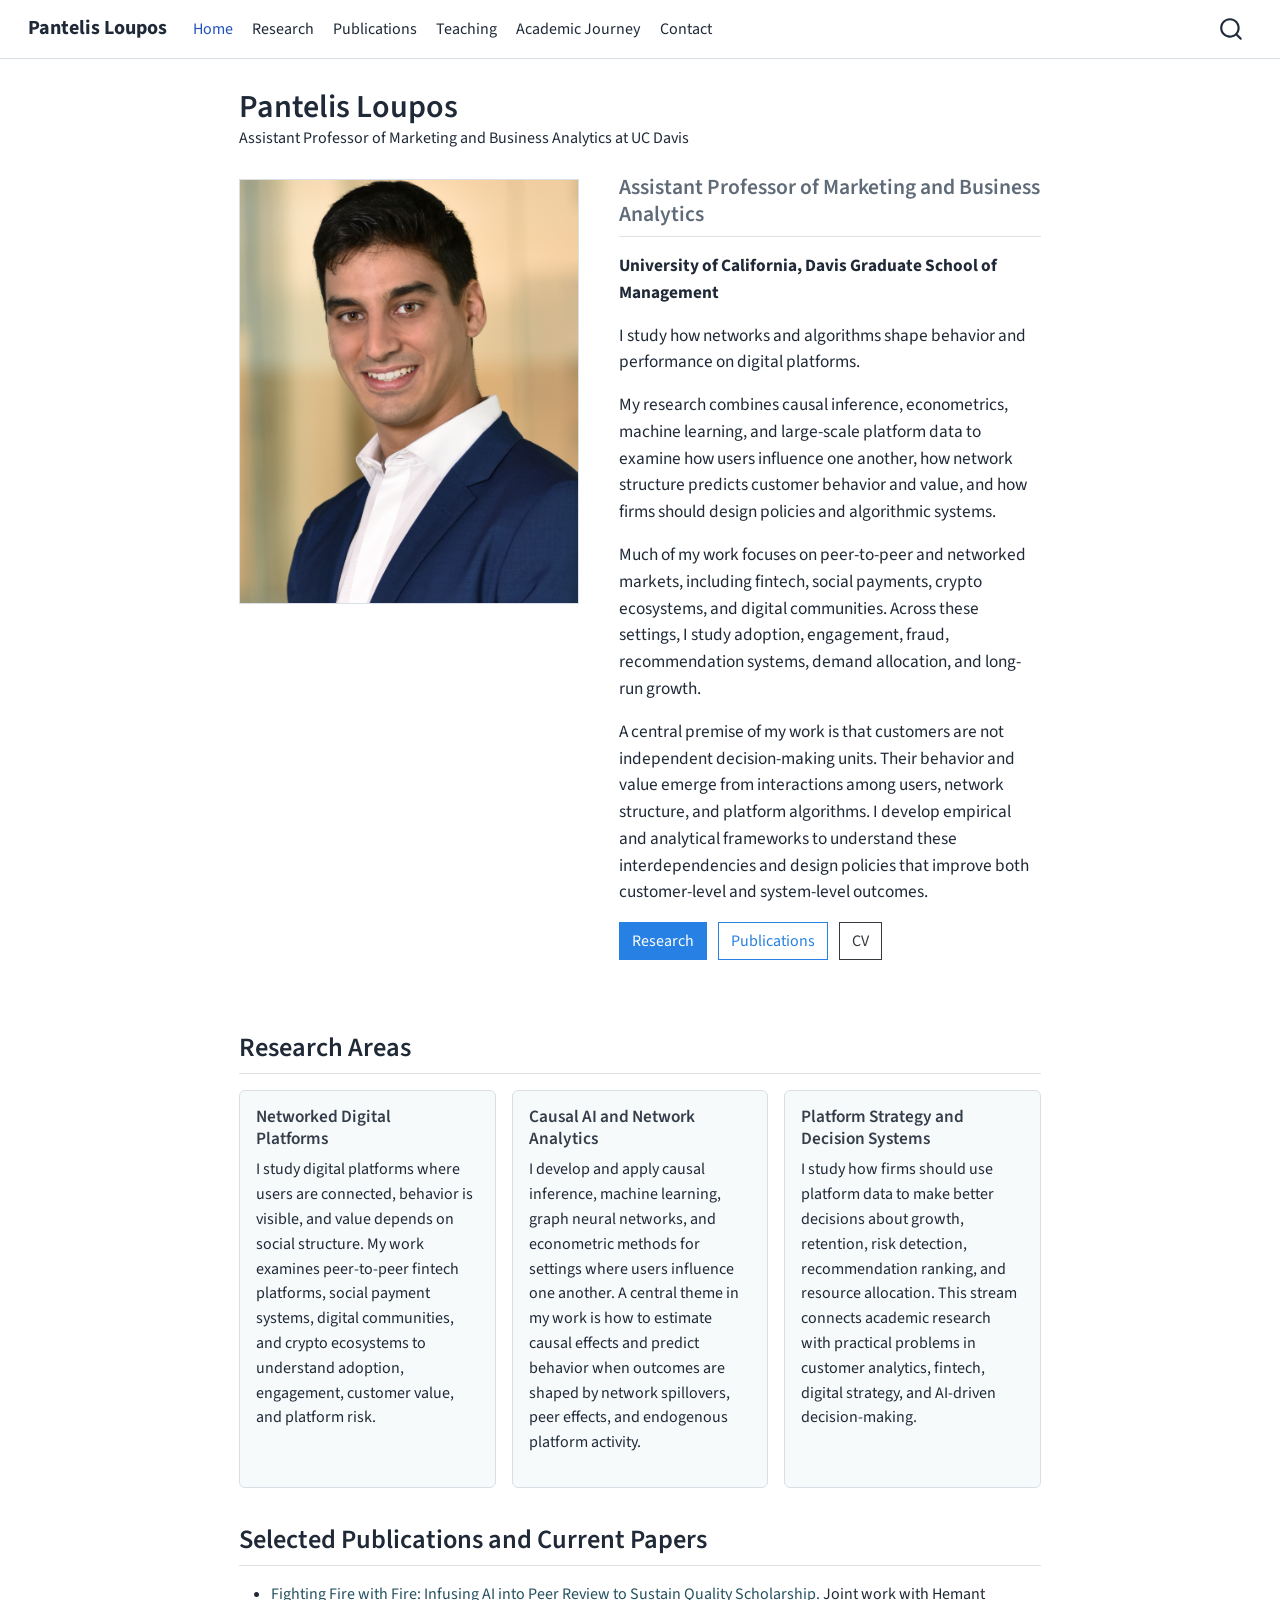
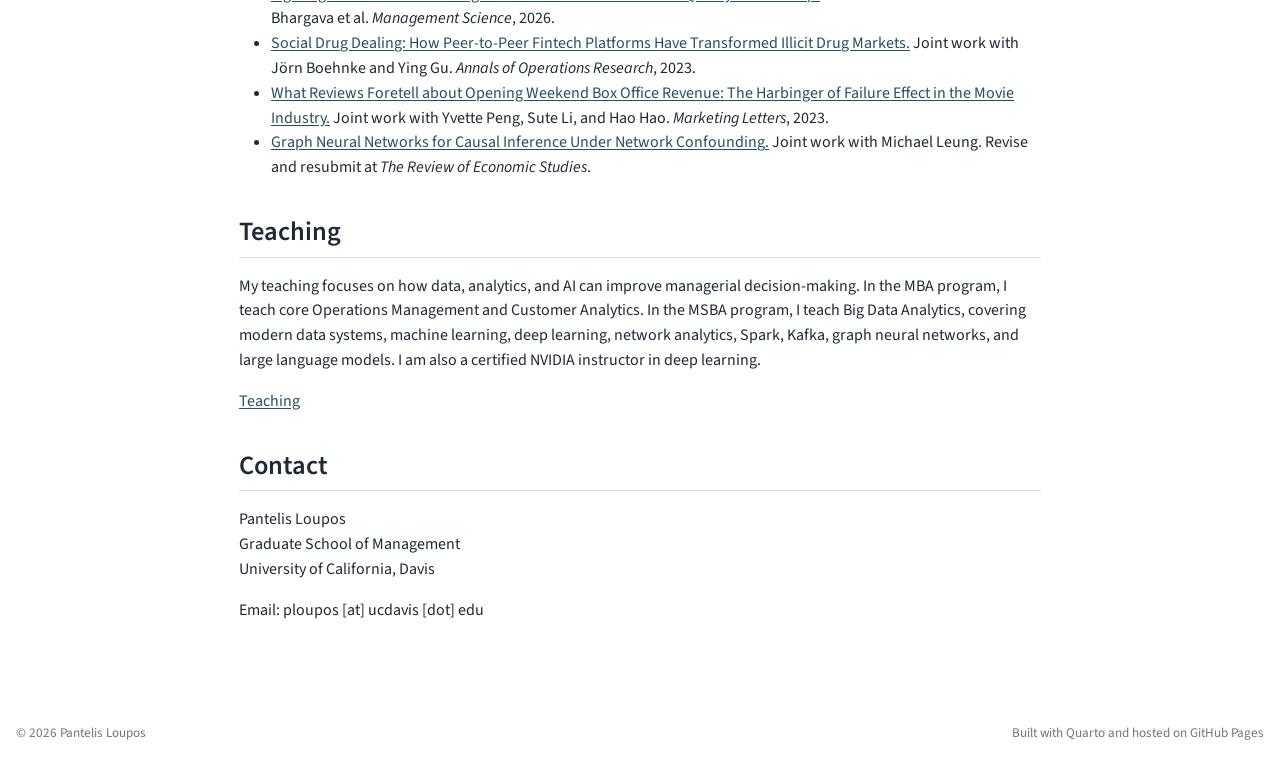
<file: index.html>
<!DOCTYPE html>
<html xmlns="http://www.w3.org/1999/xhtml" lang="en" xml:lang="en"><head>

<meta charset="utf-8">
<meta name="generator" content="quarto-1.9.38">

<meta name="viewport" content="width=device-width, initial-scale=1.0, user-scalable=yes">

<meta name="description" content="Assistant Professor of Marketing and Business Analytics at UC Davis">

<title>Pantelis Loupos</title>
<style>
/* Default styles provided by pandoc.
** See https://pandoc.org/MANUAL.html#variables-for-html for config info.
*/
code{white-space: pre-wrap;}
span.smallcaps{font-variant: small-caps;}
div.columns{display: flex; gap: min(4vw, 1.5em);}
div.column{flex: auto; overflow-x: auto;}
div.hanging-indent{margin-left: 1.5em; text-indent: -1.5em;}
ul.task-list{list-style: none;}
ul.task-list li input[type="checkbox"] {
  width: 0.8em;
  margin: 0 0.8em 0.2em -1em; /* quarto-specific, see https://github.com/quarto-dev/quarto-cli/issues/4556 */ 
  vertical-align: middle;
}
</style>


<script src="site_libs/quarto-nav/quarto-nav.js"></script>
<script src="site_libs/quarto-nav/headroom.min.js"></script>
<script src="site_libs/clipboard/clipboard.min.js"></script>
<script src="site_libs/quarto-search/autocomplete.umd.js"></script>
<script src="site_libs/quarto-search/fuse.min.js"></script>
<script src="site_libs/quarto-search/quarto-search.js"></script>
<meta name="quarto:offset" content="./">
<script src="site_libs/quarto-html/quarto.js" type="module"></script>
<script src="site_libs/quarto-html/tabsets/tabsets.js" type="module"></script>
<script src="site_libs/quarto-html/popper.min.js"></script>
<script src="site_libs/quarto-html/tippy.umd.min.js"></script>
<script src="site_libs/quarto-html/anchor.min.js"></script>
<link href="site_libs/quarto-html/tippy.css" rel="stylesheet">
<link href="site_libs/quarto-html/quarto-syntax-highlighting-15634bcf2e68342d4ad2dfa704d543f6.css" rel="stylesheet" id="quarto-text-highlighting-styles">
<script src="site_libs/bootstrap/bootstrap.min.js"></script>
<link href="site_libs/bootstrap/bootstrap-icons.css" rel="stylesheet">
<link href="site_libs/bootstrap/bootstrap-dc87cf83dc6649ed6b6fae60f4c3b18f.min.css" rel="stylesheet" append-hash="true" id="quarto-bootstrap" data-mode="light">
<script id="quarto-search-options" type="application/json">{
  "location": "navbar",
  "copy-button": false,
  "collapse-after": 3,
  "panel-placement": "end",
  "type": "overlay",
  "limit": 50,
  "keyboard-shortcut": [
    "f",
    "/",
    "s"
  ],
  "show-item-context": false,
  "language": {
    "search-no-results-text": "No results",
    "search-matching-documents-text": "matching documents",
    "search-copy-link-title": "Copy link to search",
    "search-hide-matches-text": "Hide additional matches",
    "search-more-match-text": "more match in this document",
    "search-more-matches-text": "more matches in this document",
    "search-clear-button-title": "Clear",
    "search-text-placeholder": "",
    "search-detached-cancel-button-title": "Cancel",
    "search-submit-button-title": "Submit",
    "search-label": "Search"
  }
}</script>
<style>html{ scroll-behavior: smooth; }</style>
<meta name="google-site-verification" content="m-FvZedY9eXbnoYca4Lae-PxjIYOLTMk91uPbl2E6UA">


<link rel="stylesheet" href="styles.css">
</head>

<body class="nav-fixed fullcontent quarto-light">

<div id="quarto-search-results"></div>
  <header id="quarto-header" class="headroom fixed-top">
    <nav class="navbar navbar-expand-lg " data-bs-theme="dark">
      <div class="navbar-container container-fluid">
      <div class="navbar-brand-container mx-auto">
    <a class="navbar-brand" href="./index.html">
    <span class="navbar-title">Pantelis Loupos</span>
    </a>
  </div>
            <div id="quarto-search" class="" title="Search"></div>
          <button class="navbar-toggler" type="button" data-bs-toggle="collapse" data-bs-target="#navbarCollapse" aria-controls="navbarCollapse" role="menu" aria-expanded="false" aria-label="Toggle navigation" onclick="if (window.quartoToggleHeadroom) { window.quartoToggleHeadroom(); }">
  <span class="navbar-toggler-icon"></span>
</button>
          <div class="collapse navbar-collapse" id="navbarCollapse">
            <ul class="navbar-nav navbar-nav-scroll me-auto">
  <li class="nav-item">
    <a class="nav-link active" href="./index.html" aria-current="page"> 
<span class="menu-text">Home</span></a>
  </li>  
  <li class="nav-item">
    <a class="nav-link" href="./research.html"> 
<span class="menu-text">Research</span></a>
  </li>  
  <li class="nav-item">
    <a class="nav-link" href="./publications.html"> 
<span class="menu-text">Publications</span></a>
  </li>  
  <li class="nav-item">
    <a class="nav-link" href="./teaching.html"> 
<span class="menu-text">Teaching</span></a>
  </li>  
  <li class="nav-item">
    <a class="nav-link" href="./cv.html"> 
<span class="menu-text">Academic Journey</span></a>
  </li>  
  <li class="nav-item">
    <a class="nav-link" href="./contact.html"> 
<span class="menu-text">Contact</span></a>
  </li>  
</ul>
          </div> <!-- /navcollapse -->
            <div class="quarto-navbar-tools">
</div>
      </div> <!-- /container-fluid -->
    </nav>
</header>
<!-- content -->
<div id="quarto-content" class="quarto-container page-columns page-rows-contents page-layout-article page-navbar">
<!-- sidebar -->
<!-- margin-sidebar -->
    
<!-- main -->
<main class="content" id="quarto-document-content">

<header id="title-block-header" class="quarto-title-block default">
<div class="quarto-title">
<h1 class="title">Pantelis Loupos</h1>
</div>

<div>
  <div class="description">
    Assistant Professor of Marketing and Business Analytics at UC Davis
  </div>
</div>


<div class="quarto-title-meta">

    
  
    
  </div>
  


</header>


<div class="home-hero">
<div class="home-photo">
<p><img src="assets/img/profile.jpg" class="profile-photo img-fluid" alt="Pantelis Loupos"></p>
</div>
<section id="assistant-professor-of-marketing-and-business-analytics" class="level2 home-copy">
<h2 class="anchored" data-anchor-id="assistant-professor-of-marketing-and-business-analytics">Assistant Professor of Marketing and Business Analytics</h2>
<p><strong>University of California, Davis Graduate School of Management</strong></p>
<p>I study how networks and algorithms shape behavior and performance on digital platforms.</p>
<p>My research combines causal inference, econometrics, machine learning, and large-scale platform data to examine how users influence one another, how network structure predicts customer behavior and value, and how firms should design policies and algorithmic systems.</p>
<p>Much of my work focuses on peer-to-peer and networked markets, including fintech, social payments, crypto ecosystems, and digital communities. Across these settings, I study adoption, engagement, fraud, recommendation systems, demand allocation, and long-run growth.</p>
<p>A central premise of my work is that customers are not independent decision-making units. Their behavior and value emerge from interactions among users, network structure, and platform algorithms. I develop empirical and analytical frameworks to understand these interdependencies and design policies that improve both customer-level and system-level outcomes.</p>
<p><a href="./research.html" class="btn btn-primary">Research</a> <a href="./publications.html" class="btn btn-outline-primary">Publications</a> <a href="./cv.html" class="btn btn-outline-secondary">CV</a></p>
</section>
</div>
<section id="research-areas" class="level2">
<h2 class="anchored" data-anchor-id="research-areas">Research Areas</h2>
<div class="research-grid">
<section id="networked-digital-platforms" class="level3 research-card">
<h3 class="anchored" data-anchor-id="networked-digital-platforms">Networked Digital Platforms</h3>
<p>I study digital platforms where users are connected, behavior is visible, and value depends on social structure. My work examines peer-to-peer fintech platforms, social payment systems, digital communities, and crypto ecosystems to understand adoption, engagement, customer value, and platform risk.</p>
</section>
<section id="causal-ai-and-network-analytics" class="level3 research-card">
<h3 class="anchored" data-anchor-id="causal-ai-and-network-analytics">Causal AI and Network Analytics</h3>
<p>I develop and apply causal inference, machine learning, graph neural networks, and econometric methods for settings where users influence one another. A central theme in my work is how to estimate causal effects and predict behavior when outcomes are shaped by network spillovers, peer effects, and endogenous platform activity.</p>
</section>
<section id="platform-strategy-and-decision-systems" class="level3 research-card">
<h3 class="anchored" data-anchor-id="platform-strategy-and-decision-systems">Platform Strategy and Decision Systems</h3>
<p>I study how firms should use platform data to make better decisions about growth, retention, risk detection, recommendation ranking, and resource allocation. This stream connects academic research with practical problems in customer analytics, fintech, digital strategy, and AI-driven decision-making.</p>
</section>
</div>
</section>
<section id="selected-publications-and-current-papers" class="level2">
<h2 class="anchored" data-anchor-id="selected-publications-and-current-papers">Selected Publications and Current Papers</h2>
<ul>
<li><strong><a href="https://pubsonline.informs.org/doi/10.1287/mnsc.2026.00184">Fighting Fire with Fire: Infusing AI into Peer Review to Sustain Quality Scholarship.</a></strong> Joint work with Hemant Bhargava et al.&nbsp;<em>Management Science</em>, 2026.</li>
<li><strong><a href="https://link.springer.com/article/10.1007/s10479-023-05617-7">Social Drug Dealing: How Peer-to-Peer Fintech Platforms Have Transformed Illicit Drug Markets.</a></strong> Joint work with Jörn Boehnke and Ying Gu. <em>Annals of Operations Research</em>, 2023.</li>
<li><strong><a href="https://link.springer.com/article/10.1007/s11002-023-09665-8">What Reviews Foretell about Opening Weekend Box Office Revenue: The Harbinger of Failure Effect in the Movie Industry.</a></strong> Joint work with Yvette Peng, Sute Li, and Hao Hao. <em>Marketing Letters</em>, 2023.</li>
<li><strong><a href="https://arxiv.org/abs/2211.07823">Graph Neural Networks for Causal Inference Under Network Confounding.</a></strong> Joint work with Michael Leung. Revise and resubmit at <em>The Review of Economic Studies</em>.</li>
</ul>
</section>
<section id="teaching" class="level2">
<h2 class="anchored" data-anchor-id="teaching">Teaching</h2>
<p>My teaching focuses on how data, analytics, and AI can improve managerial decision-making. In the MBA program, I teach core Operations Management and Customer Analytics. In the MSBA program, I teach Big Data Analytics, covering modern data systems, machine learning, deep learning, network analytics, Spark, Kafka, graph neural networks, and large language models. I am also a certified NVIDIA instructor in deep learning.</p>
<p><a href="./teaching.html">Teaching</a></p>
</section>
<section id="contact" class="level2">
<h2 class="anchored" data-anchor-id="contact">Contact</h2>
<p>Pantelis Loupos<br>
Graduate School of Management<br>
University of California, Davis</p>
<p>Email: ploupos [at] ucdavis [dot] edu</p>


</section>

</main> <!-- /main -->
<script>
  if (window.location.search) {
    window.history.replaceState(
      null,
      "",
      window.location.pathname + window.location.hash
    );
  }
</script>
<script id="quarto-html-after-body" type="application/javascript">
  window.document.addEventListener("DOMContentLoaded", function (event) {
    const icon = "";
    const anchorJS = new window.AnchorJS();
    anchorJS.options = {
      placement: 'right',
      icon: icon
    };
    anchorJS.add('.anchored');
    const isCodeAnnotation = (el) => {
      for (const clz of el.classList) {
        if (clz.startsWith('code-annotation-')) {                     
          return true;
        }
      }
      return false;
    }
    const onCopySuccess = function(e) {
      // button target
      const button = e.trigger;
      // don't keep focus
      button.blur();
      // flash "checked"
      button.classList.add('code-copy-button-checked');
      var currentTitle = button.getAttribute("title");
      button.setAttribute("title", "Copied!");
      let tooltip;
      if (window.bootstrap) {
        button.setAttribute("data-bs-toggle", "tooltip");
        button.setAttribute("data-bs-placement", "left");
        button.setAttribute("data-bs-title", "Copied!");
        tooltip = new bootstrap.Tooltip(button, 
          { trigger: "manual", 
            customClass: "code-copy-button-tooltip",
            offset: [0, -8]});
        tooltip.show();    
      }
      setTimeout(function() {
        if (tooltip) {
          tooltip.hide();
          button.removeAttribute("data-bs-title");
          button.removeAttribute("data-bs-toggle");
          button.removeAttribute("data-bs-placement");
        }
        button.setAttribute("title", currentTitle);
        button.classList.remove('code-copy-button-checked');
      }, 1000);
      // clear code selection
      e.clearSelection();
    }
    const getTextToCopy = function(trigger) {
      const outerScaffold = trigger.parentElement.cloneNode(true);
      const codeEl = outerScaffold.querySelector('code');
      for (const childEl of codeEl.children) {
        if (isCodeAnnotation(childEl)) {
          childEl.remove();
        }
      }
      return codeEl.innerText;
    }
    const clipboard = new window.ClipboardJS('.code-copy-button:not([data-in-quarto-modal])', {
      text: getTextToCopy
    });
    clipboard.on('success', onCopySuccess);
    if (window.document.getElementById('quarto-embedded-source-code-modal')) {
      const clipboardModal = new window.ClipboardJS('.code-copy-button[data-in-quarto-modal]', {
        text: getTextToCopy,
        container: window.document.getElementById('quarto-embedded-source-code-modal')
      });
      clipboardModal.on('success', onCopySuccess);
    }
      var localhostRegex = new RegExp(/^(?:http|https):\/\/localhost\:?[0-9]*\//);
      var mailtoRegex = new RegExp(/^mailto:/);
        var filterRegex = new RegExp("https:\/\/www\.loupos\.org");
      var isInternal = (href) => {
          return filterRegex.test(href) || localhostRegex.test(href) || mailtoRegex.test(href);
      }
      // Inspect non-navigation links and adorn them if external
     var links = window.document.querySelectorAll('a[href]:not(.nav-link):not(.navbar-brand):not(.toc-action):not(.sidebar-link):not(.sidebar-item-toggle):not(.pagination-link):not(.no-external):not([aria-hidden]):not(.dropdown-item):not(.quarto-navigation-tool):not(.about-link)');
      for (var i=0; i<links.length; i++) {
        const link = links[i];
        if (!isInternal(link.href)) {
          // undo the damage that might have been done by quarto-nav.js in the case of
          // links that we want to consider external
          if (link.dataset.originalHref !== undefined) {
            link.href = link.dataset.originalHref;
          }
            // target, if specified
            link.setAttribute("target", "_blank");
            if (link.getAttribute("rel") === null) {
              link.setAttribute("rel", "noopener");
            }
        }
      }
    function tippyHover(el, contentFn, onTriggerFn, onUntriggerFn) {
      const config = {
        allowHTML: true,
        maxWidth: 500,
        delay: 100,
        arrow: false,
        appendTo: function(el) {
            return el.parentElement;
        },
        interactive: true,
        interactiveBorder: 10,
        theme: 'quarto',
        placement: 'bottom-start',
      };
      if (contentFn) {
        config.content = contentFn;
      }
      if (onTriggerFn) {
        config.onTrigger = onTriggerFn;
      }
      if (onUntriggerFn) {
        config.onUntrigger = onUntriggerFn;
      }
      window.tippy(el, config); 
    }
    const noterefs = window.document.querySelectorAll('a[role="doc-noteref"]');
    for (var i=0; i<noterefs.length; i++) {
      const ref = noterefs[i];
      tippyHover(ref, function() {
        // use id or data attribute instead here
        let href = ref.getAttribute('data-footnote-href') || ref.getAttribute('href');
        try { href = new URL(href).hash; } catch {}
        const id = href.replace(/^#\/?/, "");
        const note = window.document.getElementById(id);
        if (note) {
          return note.innerHTML;
        } else {
          return "";
        }
      });
    }
    const xrefs = window.document.querySelectorAll('a.quarto-xref');
    const processXRef = (id, note) => {
      // Strip column container classes
      const stripColumnClz = (el) => {
        el.classList.remove("page-full", "page-columns");
        if (el.children) {
          for (const child of el.children) {
            stripColumnClz(child);
          }
        }
      }
      stripColumnClz(note)
      if (id === null || id.startsWith('sec-')) {
        // Special case sections, only their first couple elements
        const container = document.createElement("div");
        if (note.children && note.children.length > 2) {
          container.appendChild(note.children[0].cloneNode(true));
          for (let i = 1; i < note.children.length; i++) {
            const child = note.children[i];
            if (child.tagName === "P" && child.innerText === "") {
              continue;
            } else {
              container.appendChild(child.cloneNode(true));
              break;
            }
          }
          if (window.Quarto?.typesetMath) {
            window.Quarto.typesetMath(container);
          }
          return container.innerHTML
        } else {
          if (window.Quarto?.typesetMath) {
            window.Quarto.typesetMath(note);
          }
          return note.innerHTML;
        }
      } else {
        // Remove any anchor links if they are present
        const anchorLink = note.querySelector('a.anchorjs-link');
        if (anchorLink) {
          anchorLink.remove();
        }
        if (window.Quarto?.typesetMath) {
          window.Quarto.typesetMath(note);
        }
        if (note.classList.contains("callout")) {
          return note.outerHTML;
        } else {
          return note.innerHTML;
        }
      }
    }
    for (var i=0; i<xrefs.length; i++) {
      const xref = xrefs[i];
      tippyHover(xref, undefined, function(instance) {
        instance.disable();
        let url = xref.getAttribute('href');
        let hash = undefined; 
        if (url.startsWith('#')) {
          hash = url;
        } else {
          try { hash = new URL(url).hash; } catch {}
        }
        if (hash) {
          const id = hash.replace(/^#\/?/, "");
          const note = window.document.getElementById(id);
          if (note !== null) {
            try {
              const html = processXRef(id, note.cloneNode(true));
              instance.setContent(html);
            } finally {
              instance.enable();
              instance.show();
            }
          } else {
            // See if we can fetch this
            fetch(url.split('#')[0])
            .then(res => res.text())
            .then(html => {
              const parser = new DOMParser();
              const htmlDoc = parser.parseFromString(html, "text/html");
              const note = htmlDoc.getElementById(id);
              if (note !== null) {
                const html = processXRef(id, note);
                instance.setContent(html);
              } 
            }).finally(() => {
              instance.enable();
              instance.show();
            });
          }
        } else {
          // See if we can fetch a full url (with no hash to target)
          // This is a special case and we should probably do some content thinning / targeting
          fetch(url)
          .then(res => res.text())
          .then(html => {
            const parser = new DOMParser();
            const htmlDoc = parser.parseFromString(html, "text/html");
            const note = htmlDoc.querySelector('main.content');
            if (note !== null) {
              // This should only happen for chapter cross references
              // (since there is no id in the URL)
              // remove the first header
              if (note.children.length > 0 && note.children[0].tagName === "HEADER") {
                note.children[0].remove();
              }
              const html = processXRef(null, note);
              instance.setContent(html);
            } 
          }).finally(() => {
            instance.enable();
            instance.show();
          });
        }
      }, function(instance) {
      });
    }
        let selectedAnnoteEl;
        const selectorForAnnotation = ( cell, annotation) => {
          let cellAttr = 'data-code-cell="' + cell + '"';
          let lineAttr = 'data-code-annotation="' +  annotation + '"';
          const selector = 'span[' + cellAttr + '][' + lineAttr + ']';
          return selector;
        }
        const selectCodeLines = (annoteEl) => {
          const doc = window.document;
          const targetCell = annoteEl.getAttribute("data-target-cell");
          const targetAnnotation = annoteEl.getAttribute("data-target-annotation");
          const annoteSpan = window.document.querySelector(selectorForAnnotation(targetCell, targetAnnotation));
          const lines = annoteSpan.getAttribute("data-code-lines").split(",");
          const lineIds = lines.map((line) => {
            return targetCell + "-" + line;
          })
          let top = null;
          let height = null;
          let parent = null;
          if (lineIds.length > 0) {
              //compute the position of the single el (top and bottom and make a div)
              const el = window.document.getElementById(lineIds[0]);
              top = el.offsetTop;
              height = el.offsetHeight;
              parent = el.parentElement.parentElement;
            if (lineIds.length > 1) {
              const lastEl = window.document.getElementById(lineIds[lineIds.length - 1]);
              const bottom = lastEl.offsetTop + lastEl.offsetHeight;
              height = bottom - top;
            }
            if (top !== null && height !== null && parent !== null) {
              // cook up a div (if necessary) and position it 
              let div = window.document.getElementById("code-annotation-line-highlight");
              if (div === null) {
                div = window.document.createElement("div");
                div.setAttribute("id", "code-annotation-line-highlight");
                div.style.position = 'absolute';
                parent.appendChild(div);
              }
              div.style.top = top - 2 + "px";
              div.style.height = height + 4 + "px";
              div.style.left = 0;
              let gutterDiv = window.document.getElementById("code-annotation-line-highlight-gutter");
              if (gutterDiv === null) {
                gutterDiv = window.document.createElement("div");
                gutterDiv.setAttribute("id", "code-annotation-line-highlight-gutter");
                gutterDiv.style.position = 'absolute';
                const codeCell = window.document.getElementById(targetCell);
                const gutter = codeCell.querySelector('.code-annotation-gutter');
                gutter.appendChild(gutterDiv);
              }
              gutterDiv.style.top = top - 2 + "px";
              gutterDiv.style.height = height + 4 + "px";
            }
            selectedAnnoteEl = annoteEl;
          }
        };
        const unselectCodeLines = () => {
          const elementsIds = ["code-annotation-line-highlight", "code-annotation-line-highlight-gutter"];
          elementsIds.forEach((elId) => {
            const div = window.document.getElementById(elId);
            if (div) {
              div.remove();
            }
          });
          selectedAnnoteEl = undefined;
        };
          // Handle positioning of the toggle
      window.addEventListener(
        "resize",
        throttle(() => {
          elRect = undefined;
          if (selectedAnnoteEl) {
            selectCodeLines(selectedAnnoteEl);
          }
        }, 10)
      );
      function throttle(fn, ms) {
      let throttle = false;
      let timer;
        return (...args) => {
          if(!throttle) { // first call gets through
              fn.apply(this, args);
              throttle = true;
          } else { // all the others get throttled
              if(timer) clearTimeout(timer); // cancel #2
              timer = setTimeout(() => {
                fn.apply(this, args);
                timer = throttle = false;
              }, ms);
          }
        };
      }
        // Attach click handler to the DT
        const annoteDls = window.document.querySelectorAll('dt[data-target-cell]');
        for (const annoteDlNode of annoteDls) {
          annoteDlNode.addEventListener('click', (event) => {
            const clickedEl = event.target;
            if (clickedEl !== selectedAnnoteEl) {
              unselectCodeLines();
              const activeEl = window.document.querySelector('dt[data-target-cell].code-annotation-active');
              if (activeEl) {
                activeEl.classList.remove('code-annotation-active');
              }
              selectCodeLines(clickedEl);
              clickedEl.classList.add('code-annotation-active');
            } else {
              // Unselect the line
              unselectCodeLines();
              clickedEl.classList.remove('code-annotation-active');
            }
          });
        }
    const findCites = (el) => {
      const parentEl = el.parentElement;
      if (parentEl) {
        const cites = parentEl.dataset.cites;
        if (cites) {
          return {
            el,
            cites: cites.split(' ')
          };
        } else {
          return findCites(el.parentElement)
        }
      } else {
        return undefined;
      }
    };
    var bibliorefs = window.document.querySelectorAll('a[role="doc-biblioref"]');
    for (var i=0; i<bibliorefs.length; i++) {
      const ref = bibliorefs[i];
      const citeInfo = findCites(ref);
      if (citeInfo) {
        tippyHover(citeInfo.el, function() {
          var popup = window.document.createElement('div');
          citeInfo.cites.forEach(function(cite) {
            var citeDiv = window.document.createElement('div');
            citeDiv.classList.add('hanging-indent');
            citeDiv.classList.add('csl-entry');
            var biblioDiv = window.document.getElementById('ref-' + cite);
            if (biblioDiv) {
              citeDiv.innerHTML = biblioDiv.innerHTML;
            }
            popup.appendChild(citeDiv);
          });
          return popup.innerHTML;
        });
      }
    }
  });
  </script>
</div> <!-- /content -->
<footer class="footer">
  <div class="nav-footer">
    <div class="nav-footer-left">
<p>© 2026 Pantelis Loupos</p>
</div>   
    <div class="nav-footer-center">
      &nbsp;
    </div>
    <div class="nav-footer-right">
<p>Built with Quarto and hosted on GitHub Pages</p>
</div>
  </div>
</footer>




<script src="site_libs/quarto-html/zenscroll-min.js"></script>
</body></html>
</file>
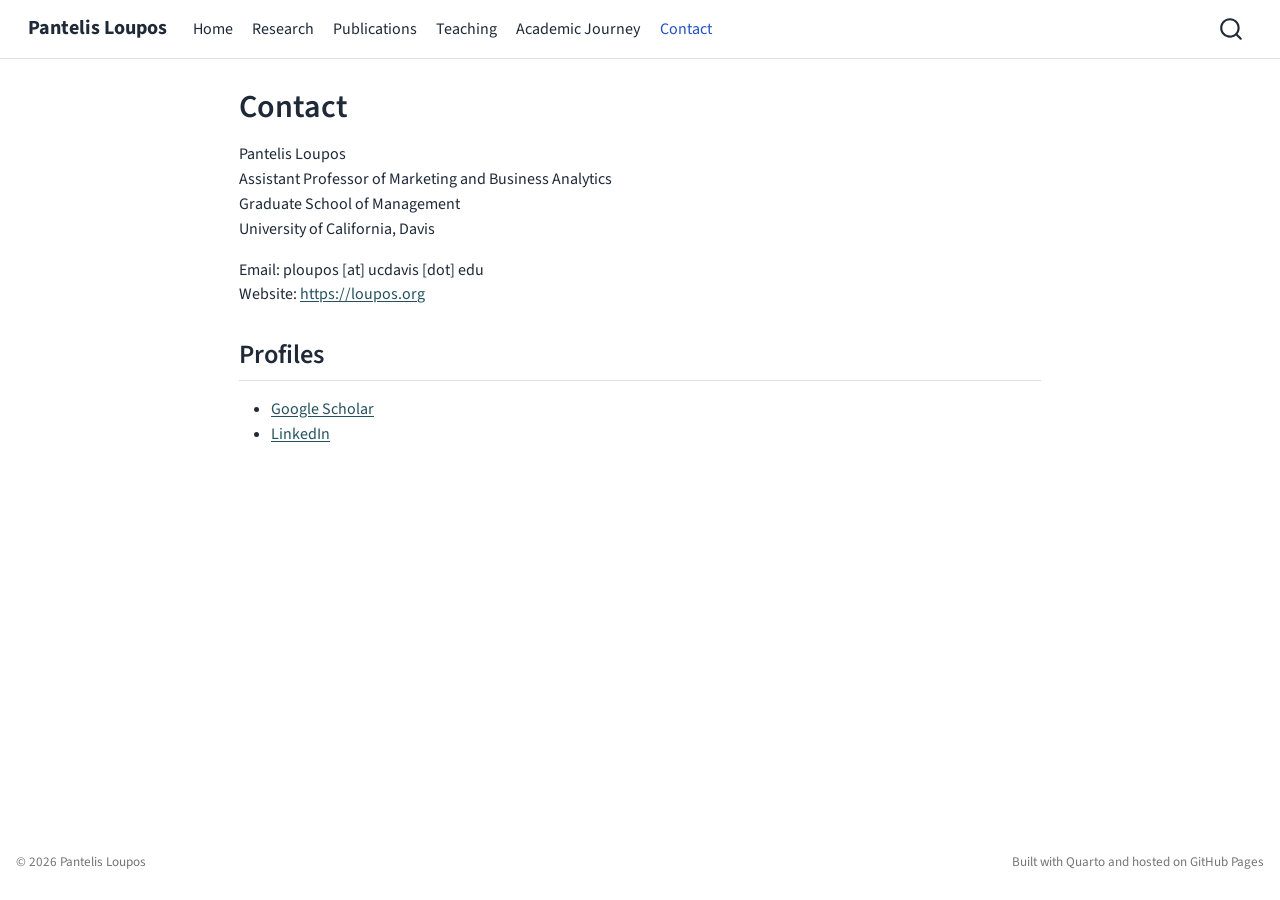
<file: contact.html>
<!DOCTYPE html>
<html xmlns="http://www.w3.org/1999/xhtml" lang="en" xml:lang="en"><head>

<meta charset="utf-8">
<meta name="generator" content="quarto-1.9.38">

<meta name="viewport" content="width=device-width, initial-scale=1.0, user-scalable=yes">


<title>Contact – Pantelis Loupos</title>
<style>
/* Default styles provided by pandoc.
** See https://pandoc.org/MANUAL.html#variables-for-html for config info.
*/
code{white-space: pre-wrap;}
span.smallcaps{font-variant: small-caps;}
div.columns{display: flex; gap: min(4vw, 1.5em);}
div.column{flex: auto; overflow-x: auto;}
div.hanging-indent{margin-left: 1.5em; text-indent: -1.5em;}
ul.task-list{list-style: none;}
ul.task-list li input[type="checkbox"] {
  width: 0.8em;
  margin: 0 0.8em 0.2em -1em; /* quarto-specific, see https://github.com/quarto-dev/quarto-cli/issues/4556 */ 
  vertical-align: middle;
}
</style>


<script src="site_libs/quarto-nav/quarto-nav.js"></script>
<script src="site_libs/quarto-nav/headroom.min.js"></script>
<script src="site_libs/clipboard/clipboard.min.js"></script>
<script src="site_libs/quarto-search/autocomplete.umd.js"></script>
<script src="site_libs/quarto-search/fuse.min.js"></script>
<script src="site_libs/quarto-search/quarto-search.js"></script>
<meta name="quarto:offset" content="./">
<script src="site_libs/quarto-html/quarto.js" type="module"></script>
<script src="site_libs/quarto-html/tabsets/tabsets.js" type="module"></script>
<script src="site_libs/quarto-html/popper.min.js"></script>
<script src="site_libs/quarto-html/tippy.umd.min.js"></script>
<script src="site_libs/quarto-html/anchor.min.js"></script>
<link href="site_libs/quarto-html/tippy.css" rel="stylesheet">
<link href="site_libs/quarto-html/quarto-syntax-highlighting-15634bcf2e68342d4ad2dfa704d543f6.css" rel="stylesheet" id="quarto-text-highlighting-styles">
<script src="site_libs/bootstrap/bootstrap.min.js"></script>
<link href="site_libs/bootstrap/bootstrap-icons.css" rel="stylesheet">
<link href="site_libs/bootstrap/bootstrap-dc87cf83dc6649ed6b6fae60f4c3b18f.min.css" rel="stylesheet" append-hash="true" id="quarto-bootstrap" data-mode="light">
<script id="quarto-search-options" type="application/json">{
  "location": "navbar",
  "copy-button": false,
  "collapse-after": 3,
  "panel-placement": "end",
  "type": "overlay",
  "limit": 50,
  "keyboard-shortcut": [
    "f",
    "/",
    "s"
  ],
  "show-item-context": false,
  "language": {
    "search-no-results-text": "No results",
    "search-matching-documents-text": "matching documents",
    "search-copy-link-title": "Copy link to search",
    "search-hide-matches-text": "Hide additional matches",
    "search-more-match-text": "more match in this document",
    "search-more-matches-text": "more matches in this document",
    "search-clear-button-title": "Clear",
    "search-text-placeholder": "",
    "search-detached-cancel-button-title": "Cancel",
    "search-submit-button-title": "Submit",
    "search-label": "Search"
  }
}</script>
<style>html{ scroll-behavior: smooth; }</style>
<meta name="google-site-verification" content="m-FvZedY9eXbnoYca4Lae-PxjIYOLTMk91uPbl2E6UA">


<link rel="stylesheet" href="styles.css">
</head>

<body class="nav-fixed fullcontent quarto-light">

<div id="quarto-search-results"></div>
  <header id="quarto-header" class="headroom fixed-top">
    <nav class="navbar navbar-expand-lg " data-bs-theme="dark">
      <div class="navbar-container container-fluid">
      <div class="navbar-brand-container mx-auto">
    <a class="navbar-brand" href="./index.html">
    <span class="navbar-title">Pantelis Loupos</span>
    </a>
  </div>
            <div id="quarto-search" class="" title="Search"></div>
          <button class="navbar-toggler" type="button" data-bs-toggle="collapse" data-bs-target="#navbarCollapse" aria-controls="navbarCollapse" role="menu" aria-expanded="false" aria-label="Toggle navigation" onclick="if (window.quartoToggleHeadroom) { window.quartoToggleHeadroom(); }">
  <span class="navbar-toggler-icon"></span>
</button>
          <div class="collapse navbar-collapse" id="navbarCollapse">
            <ul class="navbar-nav navbar-nav-scroll me-auto">
  <li class="nav-item">
    <a class="nav-link" href="./index.html"> 
<span class="menu-text">Home</span></a>
  </li>  
  <li class="nav-item">
    <a class="nav-link" href="./research.html"> 
<span class="menu-text">Research</span></a>
  </li>  
  <li class="nav-item">
    <a class="nav-link" href="./publications.html"> 
<span class="menu-text">Publications</span></a>
  </li>  
  <li class="nav-item">
    <a class="nav-link" href="./teaching.html"> 
<span class="menu-text">Teaching</span></a>
  </li>  
  <li class="nav-item">
    <a class="nav-link" href="./cv.html"> 
<span class="menu-text">Academic Journey</span></a>
  </li>  
  <li class="nav-item">
    <a class="nav-link active" href="./contact.html" aria-current="page"> 
<span class="menu-text">Contact</span></a>
  </li>  
</ul>
          </div> <!-- /navcollapse -->
            <div class="quarto-navbar-tools">
</div>
      </div> <!-- /container-fluid -->
    </nav>
</header>
<!-- content -->
<div id="quarto-content" class="quarto-container page-columns page-rows-contents page-layout-article page-navbar">
<!-- sidebar -->
<!-- margin-sidebar -->
    
<!-- main -->
<main class="content" id="quarto-document-content">

<header id="title-block-header" class="quarto-title-block default">
<div class="quarto-title">
<h1 class="title">Contact</h1>
</div>



<div class="quarto-title-meta">

    
  
    
  </div>
  


</header>


<p>Pantelis Loupos<br>
Assistant Professor of Marketing and Business Analytics<br>
Graduate School of Management<br>
University of California, Davis</p>
<p>Email: ploupos [at] ucdavis [dot] edu<br>
Website: <a href="https://loupos.org">https://loupos.org</a></p>
<section id="profiles" class="level2">
<h2 class="anchored" data-anchor-id="profiles">Profiles</h2>
<ul>
<li><a href="https://scholar.google.com/citations?user=c9-8_qwAAAAJ&amp;hl=en">Google Scholar</a></li>
<li><a href="https://www.linkedin.com/in/loupos/">LinkedIn</a></li>
</ul>


</section>

</main> <!-- /main -->
<script>
  if (window.location.search) {
    window.history.replaceState(
      null,
      "",
      window.location.pathname + window.location.hash
    );
  }
</script>
<script id="quarto-html-after-body" type="application/javascript">
  window.document.addEventListener("DOMContentLoaded", function (event) {
    const icon = "";
    const anchorJS = new window.AnchorJS();
    anchorJS.options = {
      placement: 'right',
      icon: icon
    };
    anchorJS.add('.anchored');
    const isCodeAnnotation = (el) => {
      for (const clz of el.classList) {
        if (clz.startsWith('code-annotation-')) {                     
          return true;
        }
      }
      return false;
    }
    const onCopySuccess = function(e) {
      // button target
      const button = e.trigger;
      // don't keep focus
      button.blur();
      // flash "checked"
      button.classList.add('code-copy-button-checked');
      var currentTitle = button.getAttribute("title");
      button.setAttribute("title", "Copied!");
      let tooltip;
      if (window.bootstrap) {
        button.setAttribute("data-bs-toggle", "tooltip");
        button.setAttribute("data-bs-placement", "left");
        button.setAttribute("data-bs-title", "Copied!");
        tooltip = new bootstrap.Tooltip(button, 
          { trigger: "manual", 
            customClass: "code-copy-button-tooltip",
            offset: [0, -8]});
        tooltip.show();    
      }
      setTimeout(function() {
        if (tooltip) {
          tooltip.hide();
          button.removeAttribute("data-bs-title");
          button.removeAttribute("data-bs-toggle");
          button.removeAttribute("data-bs-placement");
        }
        button.setAttribute("title", currentTitle);
        button.classList.remove('code-copy-button-checked');
      }, 1000);
      // clear code selection
      e.clearSelection();
    }
    const getTextToCopy = function(trigger) {
      const outerScaffold = trigger.parentElement.cloneNode(true);
      const codeEl = outerScaffold.querySelector('code');
      for (const childEl of codeEl.children) {
        if (isCodeAnnotation(childEl)) {
          childEl.remove();
        }
      }
      return codeEl.innerText;
    }
    const clipboard = new window.ClipboardJS('.code-copy-button:not([data-in-quarto-modal])', {
      text: getTextToCopy
    });
    clipboard.on('success', onCopySuccess);
    if (window.document.getElementById('quarto-embedded-source-code-modal')) {
      const clipboardModal = new window.ClipboardJS('.code-copy-button[data-in-quarto-modal]', {
        text: getTextToCopy,
        container: window.document.getElementById('quarto-embedded-source-code-modal')
      });
      clipboardModal.on('success', onCopySuccess);
    }
      var localhostRegex = new RegExp(/^(?:http|https):\/\/localhost\:?[0-9]*\//);
      var mailtoRegex = new RegExp(/^mailto:/);
        var filterRegex = new RegExp("https:\/\/www\.loupos\.org");
      var isInternal = (href) => {
          return filterRegex.test(href) || localhostRegex.test(href) || mailtoRegex.test(href);
      }
      // Inspect non-navigation links and adorn them if external
     var links = window.document.querySelectorAll('a[href]:not(.nav-link):not(.navbar-brand):not(.toc-action):not(.sidebar-link):not(.sidebar-item-toggle):not(.pagination-link):not(.no-external):not([aria-hidden]):not(.dropdown-item):not(.quarto-navigation-tool):not(.about-link)');
      for (var i=0; i<links.length; i++) {
        const link = links[i];
        if (!isInternal(link.href)) {
          // undo the damage that might have been done by quarto-nav.js in the case of
          // links that we want to consider external
          if (link.dataset.originalHref !== undefined) {
            link.href = link.dataset.originalHref;
          }
            // target, if specified
            link.setAttribute("target", "_blank");
            if (link.getAttribute("rel") === null) {
              link.setAttribute("rel", "noopener");
            }
        }
      }
    function tippyHover(el, contentFn, onTriggerFn, onUntriggerFn) {
      const config = {
        allowHTML: true,
        maxWidth: 500,
        delay: 100,
        arrow: false,
        appendTo: function(el) {
            return el.parentElement;
        },
        interactive: true,
        interactiveBorder: 10,
        theme: 'quarto',
        placement: 'bottom-start',
      };
      if (contentFn) {
        config.content = contentFn;
      }
      if (onTriggerFn) {
        config.onTrigger = onTriggerFn;
      }
      if (onUntriggerFn) {
        config.onUntrigger = onUntriggerFn;
      }
      window.tippy(el, config); 
    }
    const noterefs = window.document.querySelectorAll('a[role="doc-noteref"]');
    for (var i=0; i<noterefs.length; i++) {
      const ref = noterefs[i];
      tippyHover(ref, function() {
        // use id or data attribute instead here
        let href = ref.getAttribute('data-footnote-href') || ref.getAttribute('href');
        try { href = new URL(href).hash; } catch {}
        const id = href.replace(/^#\/?/, "");
        const note = window.document.getElementById(id);
        if (note) {
          return note.innerHTML;
        } else {
          return "";
        }
      });
    }
    const xrefs = window.document.querySelectorAll('a.quarto-xref');
    const processXRef = (id, note) => {
      // Strip column container classes
      const stripColumnClz = (el) => {
        el.classList.remove("page-full", "page-columns");
        if (el.children) {
          for (const child of el.children) {
            stripColumnClz(child);
          }
        }
      }
      stripColumnClz(note)
      if (id === null || id.startsWith('sec-')) {
        // Special case sections, only their first couple elements
        const container = document.createElement("div");
        if (note.children && note.children.length > 2) {
          container.appendChild(note.children[0].cloneNode(true));
          for (let i = 1; i < note.children.length; i++) {
            const child = note.children[i];
            if (child.tagName === "P" && child.innerText === "") {
              continue;
            } else {
              container.appendChild(child.cloneNode(true));
              break;
            }
          }
          if (window.Quarto?.typesetMath) {
            window.Quarto.typesetMath(container);
          }
          return container.innerHTML
        } else {
          if (window.Quarto?.typesetMath) {
            window.Quarto.typesetMath(note);
          }
          return note.innerHTML;
        }
      } else {
        // Remove any anchor links if they are present
        const anchorLink = note.querySelector('a.anchorjs-link');
        if (anchorLink) {
          anchorLink.remove();
        }
        if (window.Quarto?.typesetMath) {
          window.Quarto.typesetMath(note);
        }
        if (note.classList.contains("callout")) {
          return note.outerHTML;
        } else {
          return note.innerHTML;
        }
      }
    }
    for (var i=0; i<xrefs.length; i++) {
      const xref = xrefs[i];
      tippyHover(xref, undefined, function(instance) {
        instance.disable();
        let url = xref.getAttribute('href');
        let hash = undefined; 
        if (url.startsWith('#')) {
          hash = url;
        } else {
          try { hash = new URL(url).hash; } catch {}
        }
        if (hash) {
          const id = hash.replace(/^#\/?/, "");
          const note = window.document.getElementById(id);
          if (note !== null) {
            try {
              const html = processXRef(id, note.cloneNode(true));
              instance.setContent(html);
            } finally {
              instance.enable();
              instance.show();
            }
          } else {
            // See if we can fetch this
            fetch(url.split('#')[0])
            .then(res => res.text())
            .then(html => {
              const parser = new DOMParser();
              const htmlDoc = parser.parseFromString(html, "text/html");
              const note = htmlDoc.getElementById(id);
              if (note !== null) {
                const html = processXRef(id, note);
                instance.setContent(html);
              } 
            }).finally(() => {
              instance.enable();
              instance.show();
            });
          }
        } else {
          // See if we can fetch a full url (with no hash to target)
          // This is a special case and we should probably do some content thinning / targeting
          fetch(url)
          .then(res => res.text())
          .then(html => {
            const parser = new DOMParser();
            const htmlDoc = parser.parseFromString(html, "text/html");
            const note = htmlDoc.querySelector('main.content');
            if (note !== null) {
              // This should only happen for chapter cross references
              // (since there is no id in the URL)
              // remove the first header
              if (note.children.length > 0 && note.children[0].tagName === "HEADER") {
                note.children[0].remove();
              }
              const html = processXRef(null, note);
              instance.setContent(html);
            } 
          }).finally(() => {
            instance.enable();
            instance.show();
          });
        }
      }, function(instance) {
      });
    }
        let selectedAnnoteEl;
        const selectorForAnnotation = ( cell, annotation) => {
          let cellAttr = 'data-code-cell="' + cell + '"';
          let lineAttr = 'data-code-annotation="' +  annotation + '"';
          const selector = 'span[' + cellAttr + '][' + lineAttr + ']';
          return selector;
        }
        const selectCodeLines = (annoteEl) => {
          const doc = window.document;
          const targetCell = annoteEl.getAttribute("data-target-cell");
          const targetAnnotation = annoteEl.getAttribute("data-target-annotation");
          const annoteSpan = window.document.querySelector(selectorForAnnotation(targetCell, targetAnnotation));
          const lines = annoteSpan.getAttribute("data-code-lines").split(",");
          const lineIds = lines.map((line) => {
            return targetCell + "-" + line;
          })
          let top = null;
          let height = null;
          let parent = null;
          if (lineIds.length > 0) {
              //compute the position of the single el (top and bottom and make a div)
              const el = window.document.getElementById(lineIds[0]);
              top = el.offsetTop;
              height = el.offsetHeight;
              parent = el.parentElement.parentElement;
            if (lineIds.length > 1) {
              const lastEl = window.document.getElementById(lineIds[lineIds.length - 1]);
              const bottom = lastEl.offsetTop + lastEl.offsetHeight;
              height = bottom - top;
            }
            if (top !== null && height !== null && parent !== null) {
              // cook up a div (if necessary) and position it 
              let div = window.document.getElementById("code-annotation-line-highlight");
              if (div === null) {
                div = window.document.createElement("div");
                div.setAttribute("id", "code-annotation-line-highlight");
                div.style.position = 'absolute';
                parent.appendChild(div);
              }
              div.style.top = top - 2 + "px";
              div.style.height = height + 4 + "px";
              div.style.left = 0;
              let gutterDiv = window.document.getElementById("code-annotation-line-highlight-gutter");
              if (gutterDiv === null) {
                gutterDiv = window.document.createElement("div");
                gutterDiv.setAttribute("id", "code-annotation-line-highlight-gutter");
                gutterDiv.style.position = 'absolute';
                const codeCell = window.document.getElementById(targetCell);
                const gutter = codeCell.querySelector('.code-annotation-gutter');
                gutter.appendChild(gutterDiv);
              }
              gutterDiv.style.top = top - 2 + "px";
              gutterDiv.style.height = height + 4 + "px";
            }
            selectedAnnoteEl = annoteEl;
          }
        };
        const unselectCodeLines = () => {
          const elementsIds = ["code-annotation-line-highlight", "code-annotation-line-highlight-gutter"];
          elementsIds.forEach((elId) => {
            const div = window.document.getElementById(elId);
            if (div) {
              div.remove();
            }
          });
          selectedAnnoteEl = undefined;
        };
          // Handle positioning of the toggle
      window.addEventListener(
        "resize",
        throttle(() => {
          elRect = undefined;
          if (selectedAnnoteEl) {
            selectCodeLines(selectedAnnoteEl);
          }
        }, 10)
      );
      function throttle(fn, ms) {
      let throttle = false;
      let timer;
        return (...args) => {
          if(!throttle) { // first call gets through
              fn.apply(this, args);
              throttle = true;
          } else { // all the others get throttled
              if(timer) clearTimeout(timer); // cancel #2
              timer = setTimeout(() => {
                fn.apply(this, args);
                timer = throttle = false;
              }, ms);
          }
        };
      }
        // Attach click handler to the DT
        const annoteDls = window.document.querySelectorAll('dt[data-target-cell]');
        for (const annoteDlNode of annoteDls) {
          annoteDlNode.addEventListener('click', (event) => {
            const clickedEl = event.target;
            if (clickedEl !== selectedAnnoteEl) {
              unselectCodeLines();
              const activeEl = window.document.querySelector('dt[data-target-cell].code-annotation-active');
              if (activeEl) {
                activeEl.classList.remove('code-annotation-active');
              }
              selectCodeLines(clickedEl);
              clickedEl.classList.add('code-annotation-active');
            } else {
              // Unselect the line
              unselectCodeLines();
              clickedEl.classList.remove('code-annotation-active');
            }
          });
        }
    const findCites = (el) => {
      const parentEl = el.parentElement;
      if (parentEl) {
        const cites = parentEl.dataset.cites;
        if (cites) {
          return {
            el,
            cites: cites.split(' ')
          };
        } else {
          return findCites(el.parentElement)
        }
      } else {
        return undefined;
      }
    };
    var bibliorefs = window.document.querySelectorAll('a[role="doc-biblioref"]');
    for (var i=0; i<bibliorefs.length; i++) {
      const ref = bibliorefs[i];
      const citeInfo = findCites(ref);
      if (citeInfo) {
        tippyHover(citeInfo.el, function() {
          var popup = window.document.createElement('div');
          citeInfo.cites.forEach(function(cite) {
            var citeDiv = window.document.createElement('div');
            citeDiv.classList.add('hanging-indent');
            citeDiv.classList.add('csl-entry');
            var biblioDiv = window.document.getElementById('ref-' + cite);
            if (biblioDiv) {
              citeDiv.innerHTML = biblioDiv.innerHTML;
            }
            popup.appendChild(citeDiv);
          });
          return popup.innerHTML;
        });
      }
    }
  });
  </script>
</div> <!-- /content -->
<footer class="footer">
  <div class="nav-footer">
    <div class="nav-footer-left">
<p>© 2026 Pantelis Loupos</p>
</div>   
    <div class="nav-footer-center">
      &nbsp;
    </div>
    <div class="nav-footer-right">
<p>Built with Quarto and hosted on GitHub Pages</p>
</div>
  </div>
</footer>




<script src="site_libs/quarto-html/zenscroll-min.js"></script>
</body></html>
</file>
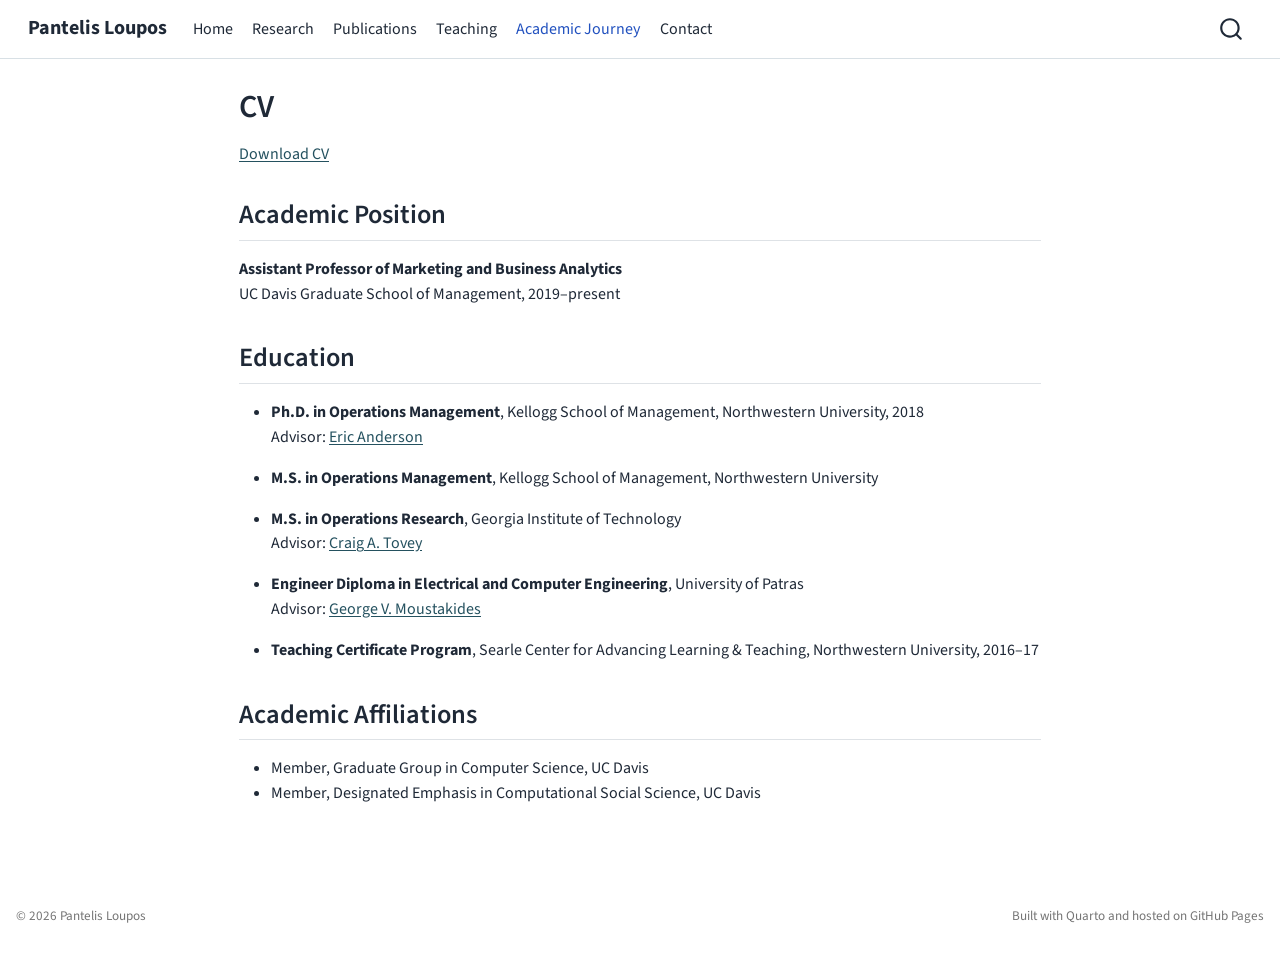
<file: cv.html>
<!DOCTYPE html>
<html xmlns="http://www.w3.org/1999/xhtml" lang="en" xml:lang="en"><head>

<meta charset="utf-8">
<meta name="generator" content="quarto-1.9.38">

<meta name="viewport" content="width=device-width, initial-scale=1.0, user-scalable=yes">


<title>CV – Pantelis Loupos</title>
<style>
/* Default styles provided by pandoc.
** See https://pandoc.org/MANUAL.html#variables-for-html for config info.
*/
code{white-space: pre-wrap;}
span.smallcaps{font-variant: small-caps;}
div.columns{display: flex; gap: min(4vw, 1.5em);}
div.column{flex: auto; overflow-x: auto;}
div.hanging-indent{margin-left: 1.5em; text-indent: -1.5em;}
ul.task-list{list-style: none;}
ul.task-list li input[type="checkbox"] {
  width: 0.8em;
  margin: 0 0.8em 0.2em -1em; /* quarto-specific, see https://github.com/quarto-dev/quarto-cli/issues/4556 */ 
  vertical-align: middle;
}
</style>


<script src="site_libs/quarto-nav/quarto-nav.js"></script>
<script src="site_libs/quarto-nav/headroom.min.js"></script>
<script src="site_libs/clipboard/clipboard.min.js"></script>
<script src="site_libs/quarto-search/autocomplete.umd.js"></script>
<script src="site_libs/quarto-search/fuse.min.js"></script>
<script src="site_libs/quarto-search/quarto-search.js"></script>
<meta name="quarto:offset" content="./">
<script src="site_libs/quarto-html/quarto.js" type="module"></script>
<script src="site_libs/quarto-html/tabsets/tabsets.js" type="module"></script>
<script src="site_libs/quarto-html/popper.min.js"></script>
<script src="site_libs/quarto-html/tippy.umd.min.js"></script>
<script src="site_libs/quarto-html/anchor.min.js"></script>
<link href="site_libs/quarto-html/tippy.css" rel="stylesheet">
<link href="site_libs/quarto-html/quarto-syntax-highlighting-15634bcf2e68342d4ad2dfa704d543f6.css" rel="stylesheet" id="quarto-text-highlighting-styles">
<script src="site_libs/bootstrap/bootstrap.min.js"></script>
<link href="site_libs/bootstrap/bootstrap-icons.css" rel="stylesheet">
<link href="site_libs/bootstrap/bootstrap-dc87cf83dc6649ed6b6fae60f4c3b18f.min.css" rel="stylesheet" append-hash="true" id="quarto-bootstrap" data-mode="light">
<script id="quarto-search-options" type="application/json">{
  "location": "navbar",
  "copy-button": false,
  "collapse-after": 3,
  "panel-placement": "end",
  "type": "overlay",
  "limit": 50,
  "keyboard-shortcut": [
    "f",
    "/",
    "s"
  ],
  "show-item-context": false,
  "language": {
    "search-no-results-text": "No results",
    "search-matching-documents-text": "matching documents",
    "search-copy-link-title": "Copy link to search",
    "search-hide-matches-text": "Hide additional matches",
    "search-more-match-text": "more match in this document",
    "search-more-matches-text": "more matches in this document",
    "search-clear-button-title": "Clear",
    "search-text-placeholder": "",
    "search-detached-cancel-button-title": "Cancel",
    "search-submit-button-title": "Submit",
    "search-label": "Search"
  }
}</script>
<style>html{ scroll-behavior: smooth; }</style>
<meta name="google-site-verification" content="m-FvZedY9eXbnoYca4Lae-PxjIYOLTMk91uPbl2E6UA">


<link rel="stylesheet" href="styles.css">
</head>

<body class="nav-fixed fullcontent quarto-light">

<div id="quarto-search-results"></div>
  <header id="quarto-header" class="headroom fixed-top">
    <nav class="navbar navbar-expand-lg " data-bs-theme="dark">
      <div class="navbar-container container-fluid">
      <div class="navbar-brand-container mx-auto">
    <a class="navbar-brand" href="./index.html">
    <span class="navbar-title">Pantelis Loupos</span>
    </a>
  </div>
            <div id="quarto-search" class="" title="Search"></div>
          <button class="navbar-toggler" type="button" data-bs-toggle="collapse" data-bs-target="#navbarCollapse" aria-controls="navbarCollapse" role="menu" aria-expanded="false" aria-label="Toggle navigation" onclick="if (window.quartoToggleHeadroom) { window.quartoToggleHeadroom(); }">
  <span class="navbar-toggler-icon"></span>
</button>
          <div class="collapse navbar-collapse" id="navbarCollapse">
            <ul class="navbar-nav navbar-nav-scroll me-auto">
  <li class="nav-item">
    <a class="nav-link" href="./index.html"> 
<span class="menu-text">Home</span></a>
  </li>  
  <li class="nav-item">
    <a class="nav-link" href="./research.html"> 
<span class="menu-text">Research</span></a>
  </li>  
  <li class="nav-item">
    <a class="nav-link" href="./publications.html"> 
<span class="menu-text">Publications</span></a>
  </li>  
  <li class="nav-item">
    <a class="nav-link" href="./teaching.html"> 
<span class="menu-text">Teaching</span></a>
  </li>  
  <li class="nav-item">
    <a class="nav-link active" href="./cv.html" aria-current="page"> 
<span class="menu-text">Academic Journey</span></a>
  </li>  
  <li class="nav-item">
    <a class="nav-link" href="./contact.html"> 
<span class="menu-text">Contact</span></a>
  </li>  
</ul>
          </div> <!-- /navcollapse -->
            <div class="quarto-navbar-tools">
</div>
      </div> <!-- /container-fluid -->
    </nav>
</header>
<!-- content -->
<div id="quarto-content" class="quarto-container page-columns page-rows-contents page-layout-article page-navbar">
<!-- sidebar -->
<!-- margin-sidebar -->
    
<!-- main -->
<main class="content" id="quarto-document-content">

<header id="title-block-header" class="quarto-title-block default">
<div class="quarto-title">
<h1 class="title">CV</h1>
</div>



<div class="quarto-title-meta">

    
  
    
  </div>
  


</header>


<p><a href="assets/pdf/Loupos_CV.pdf">Download CV</a></p>
<section id="academic-position" class="level2">
<h2 class="anchored" data-anchor-id="academic-position">Academic Position</h2>
<p><strong>Assistant Professor of Marketing and Business Analytics</strong><br>
UC Davis Graduate School of Management, 2019–present</p>
</section>
<section id="education" class="level2">
<h2 class="anchored" data-anchor-id="education">Education</h2>
<ul>
<li><p><strong>Ph.D.&nbsp;in Operations Management</strong>, Kellogg School of Management, Northwestern University, 2018<br>
Advisor: <a href="https://www.kellogg.northwestern.edu/academics-research/faculty/anderson_eric_t/">Eric Anderson</a></p></li>
<li><p><strong>M.S. in Operations Management</strong>, Kellogg School of Management, Northwestern University</p></li>
<li><p><strong>M.S. in Operations Research</strong>, Georgia Institute of Technology<br>
Advisor: <a href="https://www.isye.gatech.edu/users/craig-tovey">Craig A. Tovey</a></p></li>
<li><p><strong>Engineer Diploma in Electrical and Computer Engineering</strong>, University of Patras<br>
Advisor: <a href="https://www.ssp.ece.upatras.gr/moustakides/">George V. Moustakides</a></p></li>
<li><p><strong>Teaching Certificate Program</strong>, Searle Center for Advancing Learning &amp; Teaching, Northwestern University, 2016–17</p></li>
</ul>
</section>
<section id="academic-affiliations" class="level2">
<h2 class="anchored" data-anchor-id="academic-affiliations">Academic Affiliations</h2>
<ul>
<li>Member, Graduate Group in Computer Science, UC Davis</li>
<li>Member, Designated Emphasis in Computational Social Science, UC Davis</li>
</ul>


</section>

</main> <!-- /main -->
<script>
  if (window.location.search) {
    window.history.replaceState(
      null,
      "",
      window.location.pathname + window.location.hash
    );
  }
</script>
<script id="quarto-html-after-body" type="application/javascript">
  window.document.addEventListener("DOMContentLoaded", function (event) {
    const icon = "";
    const anchorJS = new window.AnchorJS();
    anchorJS.options = {
      placement: 'right',
      icon: icon
    };
    anchorJS.add('.anchored');
    const isCodeAnnotation = (el) => {
      for (const clz of el.classList) {
        if (clz.startsWith('code-annotation-')) {                     
          return true;
        }
      }
      return false;
    }
    const onCopySuccess = function(e) {
      // button target
      const button = e.trigger;
      // don't keep focus
      button.blur();
      // flash "checked"
      button.classList.add('code-copy-button-checked');
      var currentTitle = button.getAttribute("title");
      button.setAttribute("title", "Copied!");
      let tooltip;
      if (window.bootstrap) {
        button.setAttribute("data-bs-toggle", "tooltip");
        button.setAttribute("data-bs-placement", "left");
        button.setAttribute("data-bs-title", "Copied!");
        tooltip = new bootstrap.Tooltip(button, 
          { trigger: "manual", 
            customClass: "code-copy-button-tooltip",
            offset: [0, -8]});
        tooltip.show();    
      }
      setTimeout(function() {
        if (tooltip) {
          tooltip.hide();
          button.removeAttribute("data-bs-title");
          button.removeAttribute("data-bs-toggle");
          button.removeAttribute("data-bs-placement");
        }
        button.setAttribute("title", currentTitle);
        button.classList.remove('code-copy-button-checked');
      }, 1000);
      // clear code selection
      e.clearSelection();
    }
    const getTextToCopy = function(trigger) {
      const outerScaffold = trigger.parentElement.cloneNode(true);
      const codeEl = outerScaffold.querySelector('code');
      for (const childEl of codeEl.children) {
        if (isCodeAnnotation(childEl)) {
          childEl.remove();
        }
      }
      return codeEl.innerText;
    }
    const clipboard = new window.ClipboardJS('.code-copy-button:not([data-in-quarto-modal])', {
      text: getTextToCopy
    });
    clipboard.on('success', onCopySuccess);
    if (window.document.getElementById('quarto-embedded-source-code-modal')) {
      const clipboardModal = new window.ClipboardJS('.code-copy-button[data-in-quarto-modal]', {
        text: getTextToCopy,
        container: window.document.getElementById('quarto-embedded-source-code-modal')
      });
      clipboardModal.on('success', onCopySuccess);
    }
      var localhostRegex = new RegExp(/^(?:http|https):\/\/localhost\:?[0-9]*\//);
      var mailtoRegex = new RegExp(/^mailto:/);
        var filterRegex = new RegExp("https:\/\/www\.loupos\.org");
      var isInternal = (href) => {
          return filterRegex.test(href) || localhostRegex.test(href) || mailtoRegex.test(href);
      }
      // Inspect non-navigation links and adorn them if external
     var links = window.document.querySelectorAll('a[href]:not(.nav-link):not(.navbar-brand):not(.toc-action):not(.sidebar-link):not(.sidebar-item-toggle):not(.pagination-link):not(.no-external):not([aria-hidden]):not(.dropdown-item):not(.quarto-navigation-tool):not(.about-link)');
      for (var i=0; i<links.length; i++) {
        const link = links[i];
        if (!isInternal(link.href)) {
          // undo the damage that might have been done by quarto-nav.js in the case of
          // links that we want to consider external
          if (link.dataset.originalHref !== undefined) {
            link.href = link.dataset.originalHref;
          }
            // target, if specified
            link.setAttribute("target", "_blank");
            if (link.getAttribute("rel") === null) {
              link.setAttribute("rel", "noopener");
            }
        }
      }
    function tippyHover(el, contentFn, onTriggerFn, onUntriggerFn) {
      const config = {
        allowHTML: true,
        maxWidth: 500,
        delay: 100,
        arrow: false,
        appendTo: function(el) {
            return el.parentElement;
        },
        interactive: true,
        interactiveBorder: 10,
        theme: 'quarto',
        placement: 'bottom-start',
      };
      if (contentFn) {
        config.content = contentFn;
      }
      if (onTriggerFn) {
        config.onTrigger = onTriggerFn;
      }
      if (onUntriggerFn) {
        config.onUntrigger = onUntriggerFn;
      }
      window.tippy(el, config); 
    }
    const noterefs = window.document.querySelectorAll('a[role="doc-noteref"]');
    for (var i=0; i<noterefs.length; i++) {
      const ref = noterefs[i];
      tippyHover(ref, function() {
        // use id or data attribute instead here
        let href = ref.getAttribute('data-footnote-href') || ref.getAttribute('href');
        try { href = new URL(href).hash; } catch {}
        const id = href.replace(/^#\/?/, "");
        const note = window.document.getElementById(id);
        if (note) {
          return note.innerHTML;
        } else {
          return "";
        }
      });
    }
    const xrefs = window.document.querySelectorAll('a.quarto-xref');
    const processXRef = (id, note) => {
      // Strip column container classes
      const stripColumnClz = (el) => {
        el.classList.remove("page-full", "page-columns");
        if (el.children) {
          for (const child of el.children) {
            stripColumnClz(child);
          }
        }
      }
      stripColumnClz(note)
      if (id === null || id.startsWith('sec-')) {
        // Special case sections, only their first couple elements
        const container = document.createElement("div");
        if (note.children && note.children.length > 2) {
          container.appendChild(note.children[0].cloneNode(true));
          for (let i = 1; i < note.children.length; i++) {
            const child = note.children[i];
            if (child.tagName === "P" && child.innerText === "") {
              continue;
            } else {
              container.appendChild(child.cloneNode(true));
              break;
            }
          }
          if (window.Quarto?.typesetMath) {
            window.Quarto.typesetMath(container);
          }
          return container.innerHTML
        } else {
          if (window.Quarto?.typesetMath) {
            window.Quarto.typesetMath(note);
          }
          return note.innerHTML;
        }
      } else {
        // Remove any anchor links if they are present
        const anchorLink = note.querySelector('a.anchorjs-link');
        if (anchorLink) {
          anchorLink.remove();
        }
        if (window.Quarto?.typesetMath) {
          window.Quarto.typesetMath(note);
        }
        if (note.classList.contains("callout")) {
          return note.outerHTML;
        } else {
          return note.innerHTML;
        }
      }
    }
    for (var i=0; i<xrefs.length; i++) {
      const xref = xrefs[i];
      tippyHover(xref, undefined, function(instance) {
        instance.disable();
        let url = xref.getAttribute('href');
        let hash = undefined; 
        if (url.startsWith('#')) {
          hash = url;
        } else {
          try { hash = new URL(url).hash; } catch {}
        }
        if (hash) {
          const id = hash.replace(/^#\/?/, "");
          const note = window.document.getElementById(id);
          if (note !== null) {
            try {
              const html = processXRef(id, note.cloneNode(true));
              instance.setContent(html);
            } finally {
              instance.enable();
              instance.show();
            }
          } else {
            // See if we can fetch this
            fetch(url.split('#')[0])
            .then(res => res.text())
            .then(html => {
              const parser = new DOMParser();
              const htmlDoc = parser.parseFromString(html, "text/html");
              const note = htmlDoc.getElementById(id);
              if (note !== null) {
                const html = processXRef(id, note);
                instance.setContent(html);
              } 
            }).finally(() => {
              instance.enable();
              instance.show();
            });
          }
        } else {
          // See if we can fetch a full url (with no hash to target)
          // This is a special case and we should probably do some content thinning / targeting
          fetch(url)
          .then(res => res.text())
          .then(html => {
            const parser = new DOMParser();
            const htmlDoc = parser.parseFromString(html, "text/html");
            const note = htmlDoc.querySelector('main.content');
            if (note !== null) {
              // This should only happen for chapter cross references
              // (since there is no id in the URL)
              // remove the first header
              if (note.children.length > 0 && note.children[0].tagName === "HEADER") {
                note.children[0].remove();
              }
              const html = processXRef(null, note);
              instance.setContent(html);
            } 
          }).finally(() => {
            instance.enable();
            instance.show();
          });
        }
      }, function(instance) {
      });
    }
        let selectedAnnoteEl;
        const selectorForAnnotation = ( cell, annotation) => {
          let cellAttr = 'data-code-cell="' + cell + '"';
          let lineAttr = 'data-code-annotation="' +  annotation + '"';
          const selector = 'span[' + cellAttr + '][' + lineAttr + ']';
          return selector;
        }
        const selectCodeLines = (annoteEl) => {
          const doc = window.document;
          const targetCell = annoteEl.getAttribute("data-target-cell");
          const targetAnnotation = annoteEl.getAttribute("data-target-annotation");
          const annoteSpan = window.document.querySelector(selectorForAnnotation(targetCell, targetAnnotation));
          const lines = annoteSpan.getAttribute("data-code-lines").split(",");
          const lineIds = lines.map((line) => {
            return targetCell + "-" + line;
          })
          let top = null;
          let height = null;
          let parent = null;
          if (lineIds.length > 0) {
              //compute the position of the single el (top and bottom and make a div)
              const el = window.document.getElementById(lineIds[0]);
              top = el.offsetTop;
              height = el.offsetHeight;
              parent = el.parentElement.parentElement;
            if (lineIds.length > 1) {
              const lastEl = window.document.getElementById(lineIds[lineIds.length - 1]);
              const bottom = lastEl.offsetTop + lastEl.offsetHeight;
              height = bottom - top;
            }
            if (top !== null && height !== null && parent !== null) {
              // cook up a div (if necessary) and position it 
              let div = window.document.getElementById("code-annotation-line-highlight");
              if (div === null) {
                div = window.document.createElement("div");
                div.setAttribute("id", "code-annotation-line-highlight");
                div.style.position = 'absolute';
                parent.appendChild(div);
              }
              div.style.top = top - 2 + "px";
              div.style.height = height + 4 + "px";
              div.style.left = 0;
              let gutterDiv = window.document.getElementById("code-annotation-line-highlight-gutter");
              if (gutterDiv === null) {
                gutterDiv = window.document.createElement("div");
                gutterDiv.setAttribute("id", "code-annotation-line-highlight-gutter");
                gutterDiv.style.position = 'absolute';
                const codeCell = window.document.getElementById(targetCell);
                const gutter = codeCell.querySelector('.code-annotation-gutter');
                gutter.appendChild(gutterDiv);
              }
              gutterDiv.style.top = top - 2 + "px";
              gutterDiv.style.height = height + 4 + "px";
            }
            selectedAnnoteEl = annoteEl;
          }
        };
        const unselectCodeLines = () => {
          const elementsIds = ["code-annotation-line-highlight", "code-annotation-line-highlight-gutter"];
          elementsIds.forEach((elId) => {
            const div = window.document.getElementById(elId);
            if (div) {
              div.remove();
            }
          });
          selectedAnnoteEl = undefined;
        };
          // Handle positioning of the toggle
      window.addEventListener(
        "resize",
        throttle(() => {
          elRect = undefined;
          if (selectedAnnoteEl) {
            selectCodeLines(selectedAnnoteEl);
          }
        }, 10)
      );
      function throttle(fn, ms) {
      let throttle = false;
      let timer;
        return (...args) => {
          if(!throttle) { // first call gets through
              fn.apply(this, args);
              throttle = true;
          } else { // all the others get throttled
              if(timer) clearTimeout(timer); // cancel #2
              timer = setTimeout(() => {
                fn.apply(this, args);
                timer = throttle = false;
              }, ms);
          }
        };
      }
        // Attach click handler to the DT
        const annoteDls = window.document.querySelectorAll('dt[data-target-cell]');
        for (const annoteDlNode of annoteDls) {
          annoteDlNode.addEventListener('click', (event) => {
            const clickedEl = event.target;
            if (clickedEl !== selectedAnnoteEl) {
              unselectCodeLines();
              const activeEl = window.document.querySelector('dt[data-target-cell].code-annotation-active');
              if (activeEl) {
                activeEl.classList.remove('code-annotation-active');
              }
              selectCodeLines(clickedEl);
              clickedEl.classList.add('code-annotation-active');
            } else {
              // Unselect the line
              unselectCodeLines();
              clickedEl.classList.remove('code-annotation-active');
            }
          });
        }
    const findCites = (el) => {
      const parentEl = el.parentElement;
      if (parentEl) {
        const cites = parentEl.dataset.cites;
        if (cites) {
          return {
            el,
            cites: cites.split(' ')
          };
        } else {
          return findCites(el.parentElement)
        }
      } else {
        return undefined;
      }
    };
    var bibliorefs = window.document.querySelectorAll('a[role="doc-biblioref"]');
    for (var i=0; i<bibliorefs.length; i++) {
      const ref = bibliorefs[i];
      const citeInfo = findCites(ref);
      if (citeInfo) {
        tippyHover(citeInfo.el, function() {
          var popup = window.document.createElement('div');
          citeInfo.cites.forEach(function(cite) {
            var citeDiv = window.document.createElement('div');
            citeDiv.classList.add('hanging-indent');
            citeDiv.classList.add('csl-entry');
            var biblioDiv = window.document.getElementById('ref-' + cite);
            if (biblioDiv) {
              citeDiv.innerHTML = biblioDiv.innerHTML;
            }
            popup.appendChild(citeDiv);
          });
          return popup.innerHTML;
        });
      }
    }
  });
  </script>
</div> <!-- /content -->
<footer class="footer">
  <div class="nav-footer">
    <div class="nav-footer-left">
<p>© 2026 Pantelis Loupos</p>
</div>   
    <div class="nav-footer-center">
      &nbsp;
    </div>
    <div class="nav-footer-right">
<p>Built with Quarto and hosted on GitHub Pages</p>
</div>
  </div>
</footer>




<script src="site_libs/quarto-html/zenscroll-min.js"></script>
</body></html>
</file>
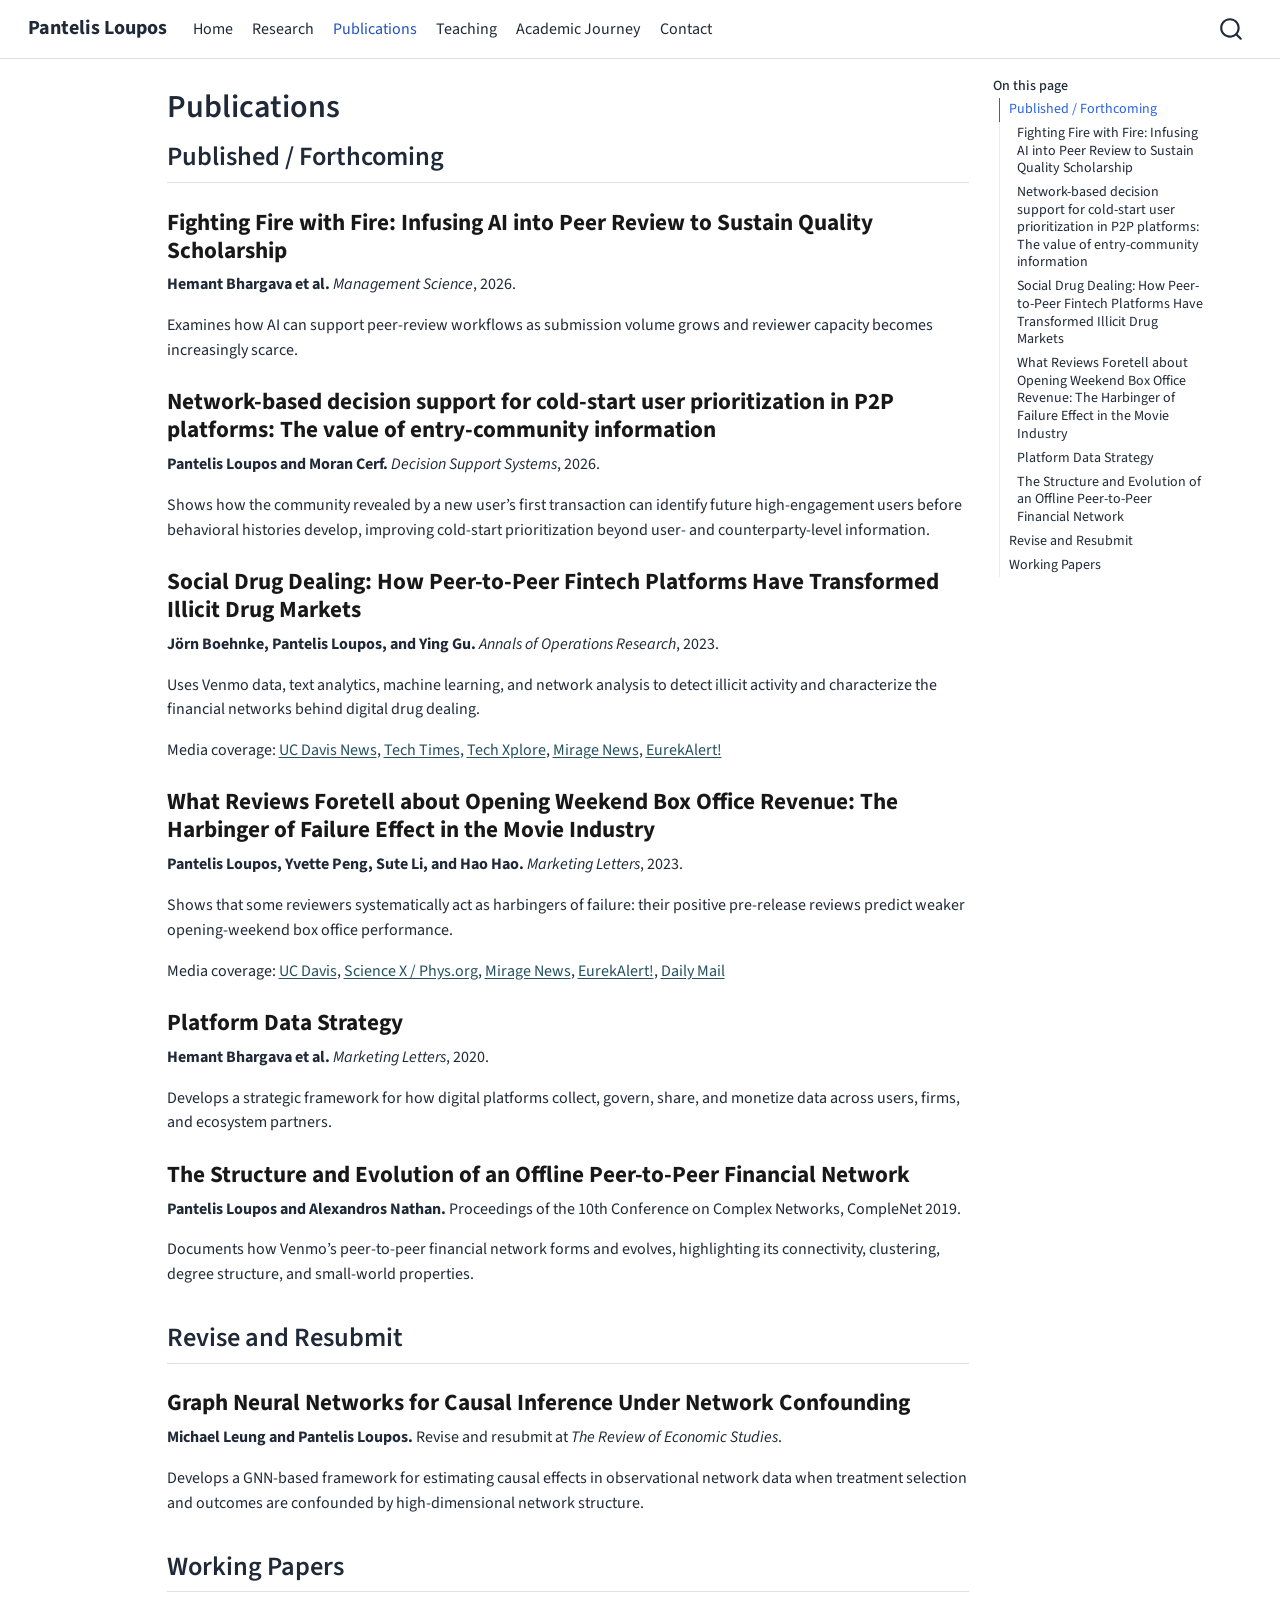
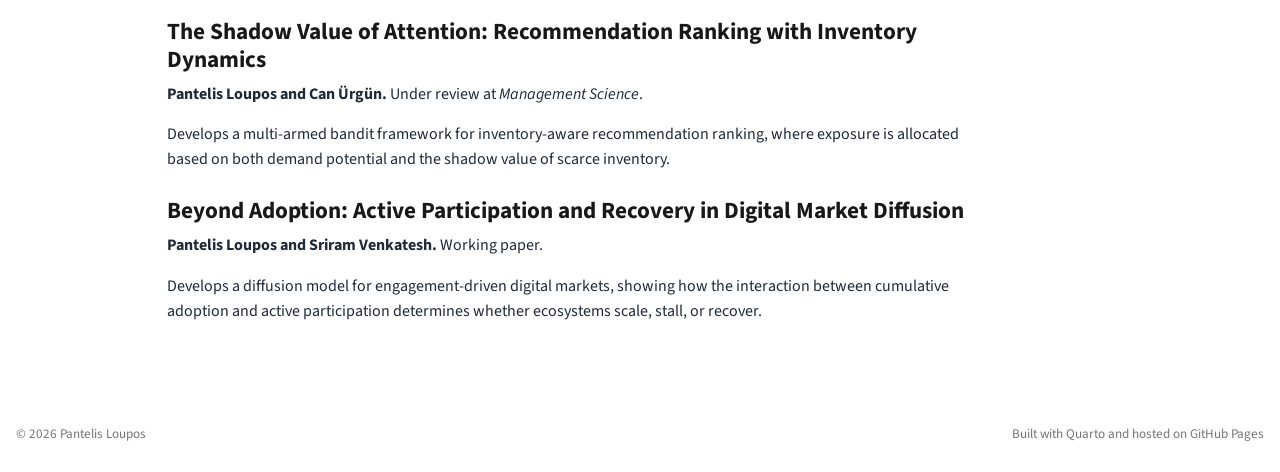
<file: publications.html>
<!DOCTYPE html>
<html xmlns="http://www.w3.org/1999/xhtml" lang="en" xml:lang="en"><head>

<meta charset="utf-8">
<meta name="generator" content="quarto-1.10.18">

<meta name="viewport" content="width=device-width, initial-scale=1.0, user-scalable=yes">


<title>Publications – Pantelis Loupos</title>
<style>
/* Default styles provided by pandoc.
** See https://pandoc.org/MANUAL.html#variables-for-html for config info.
*/
span.smallcaps{font-variant: small-caps;}
div.columns{display: flex; gap: 1.5em;}
div.column{flex: auto;}
@media screen {
div.columns{gap: min(4vw, 1.5em);}
div.column{overflow-x: auto;}
}
div.hanging-indent{margin-left: 1.5em; text-indent: -1.5em;}
ul.task-list{list-style: none;}
ul.task-list li input[type="checkbox"] {
  width: 0.8em;
  margin: 0 0.8em 0.2em -1em; /* quarto-specific, see https://github.com/quarto-dev/quarto-cli/issues/4556 */ 
  vertical-align: middle;
}
</style>


<script src="site_libs/quarto-nav/quarto-nav.js"></script>
<script src="site_libs/quarto-nav/headroom.min.js"></script>
<script src="site_libs/clipboard/clipboard.min.js"></script>
<script src="site_libs/quarto-search/autocomplete.umd.js"></script>
<script src="site_libs/quarto-search/fuse.min.js"></script>
<script src="site_libs/quarto-search/quarto-search.js"></script>
<meta name="quarto:offset" content="./">
<script src="site_libs/quarto-html/quarto.js" type="module"></script>
<script src="site_libs/quarto-html/tabsets/tabsets.js" type="module"></script>
<script src="site_libs/quarto-html/popper.min.js"></script>
<script src="site_libs/quarto-html/tippy.umd.min.js"></script>
<link href="site_libs/quarto-html/tippy.css" rel="stylesheet">
<link href="site_libs/quarto-html/quarto-syntax-highlighting-64a204ab8560d761af7679ceaba22944.css" rel="stylesheet" id="quarto-text-highlighting-styles">
<script src="site_libs/bootstrap/bootstrap.min.js"></script>
<link href="site_libs/bootstrap/bootstrap-icons.css" rel="stylesheet">
<link href="site_libs/bootstrap/bootstrap-f43d603d34fcebdde7f735697862da7d.min.css" rel="stylesheet" append-hash="true" id="quarto-bootstrap" data-mode="light">
<script id="quarto-search-options" type="application/json">{
  "location": "navbar",
  "copy-button": false,
  "collapse-after": 3,
  "panel-placement": "end",
  "type": "overlay",
  "limit": 50,
  "keyboard-shortcut": [
    "f",
    "/",
    "s"
  ],
  "show-item-context": false,
  "language": {
    "search-no-results-text": "No results",
    "search-matching-documents-text": "matching documents",
    "search-copy-link-title": "Copy link to search",
    "search-hide-matches-text": "Hide additional matches",
    "search-more-match-text": "more match in this document",
    "search-more-matches-text": "more matches in this document",
    "search-clear-button-title": "Clear",
    "search-text-placeholder": "",
    "search-detached-cancel-button-title": "Cancel",
    "search-submit-button-title": "Submit",
    "search-label": "Search"
  }
}</script>
<style>html{ scroll-behavior: smooth; }</style>
<meta name="google-site-verification" content="m-FvZedY9eXbnoYca4Lae-PxjIYOLTMk91uPbl2E6UA">


<link rel="stylesheet" href="styles.css">
<link rel="stylesheet" href="publication-titles.css">
</head>

<body class="nav-fixed publications-page quarto-light">

<div id="quarto-search-results"></div>
  <header id="quarto-header" class="headroom fixed-top">
    <nav class="navbar navbar-expand-lg " data-bs-theme="dark">
      <div class="navbar-container container-fluid">
      <div class="navbar-brand-container mx-auto">
    <a class="navbar-brand" href="./index.html">
    <span class="navbar-title">Pantelis Loupos</span>
    </a>
  </div>
            <div id="quarto-search" class="" title="Search"></div>
          <button class="navbar-toggler" type="button" data-bs-toggle="collapse" data-bs-target="#navbarCollapse" aria-controls="navbarCollapse" role="menu" aria-expanded="false" aria-label="Toggle navigation" onclick="if (window.quartoToggleHeadroom) { window.quartoToggleHeadroom(); }">
  <span class="navbar-toggler-icon"></span>
</button>
          <div class="collapse navbar-collapse" id="navbarCollapse">
            <ul class="navbar-nav navbar-nav-scroll me-auto">
  <li class="nav-item">
    <a class="nav-link" href="./index.html"> 
<span class="menu-text">Home</span></a>
  </li>  
  <li class="nav-item">
    <a class="nav-link" href="./research.html"> 
<span class="menu-text">Research</span></a>
  </li>  
  <li class="nav-item">
    <a class="nav-link active" href="./publications.html" aria-current="page"> 
<span class="menu-text">Publications</span></a>
  </li>  
  <li class="nav-item">
    <a class="nav-link" href="./teaching.html"> 
<span class="menu-text">Teaching</span></a>
  </li>  
  <li class="nav-item">
    <a class="nav-link" href="./cv.html"> 
<span class="menu-text">Academic Journey</span></a>
  </li>  
  <li class="nav-item">
    <a class="nav-link" href="./contact.html"> 
<span class="menu-text">Contact</span></a>
  </li>  
</ul>
          </div> <!-- /navcollapse -->
            <div class="quarto-navbar-tools">
</div>
      </div> <!-- /container-fluid -->
    </nav>
</header>
<!-- content -->
<div id="quarto-content" class="quarto-container page-columns page-rows-contents page-layout-article page-navbar">
<!-- sidebar -->
<!-- margin-sidebar -->
    <div id="quarto-margin-sidebar" class="sidebar margin-sidebar">
        <nav id="TOC" role="doc-toc" class="toc-active">
    <h2 id="toc-title">On this page</h2>
   
  <ul>
  <li><a href="#published-forthcoming" id="toc-published-forthcoming" class="nav-link active" data-scroll-target="#published-forthcoming">Published / Forthcoming</a>
  <ul class="collapse">
  <li><a href="#fighting-fire-with-fire-infusing-ai-into-peer-review-to-sustain-quality-scholarship" id="toc-fighting-fire-with-fire-infusing-ai-into-peer-review-to-sustain-quality-scholarship" class="nav-link" data-scroll-target="#fighting-fire-with-fire-infusing-ai-into-peer-review-to-sustain-quality-scholarship">Fighting Fire with Fire: Infusing AI into Peer Review to Sustain Quality Scholarship</a></li>
  <li><a href="#network-based-decision-support-for-cold-start-user-prioritization-in-p2p-platforms-the-value-of-entry-community-information" id="toc-network-based-decision-support-for-cold-start-user-prioritization-in-p2p-platforms-the-value-of-entry-community-information" class="nav-link" data-scroll-target="#network-based-decision-support-for-cold-start-user-prioritization-in-p2p-platforms-the-value-of-entry-community-information">Network-based decision support for cold-start user prioritization in P2P platforms: The value of entry-community information</a></li>
  <li><a href="#social-drug-dealing-how-peer-to-peer-fintech-platforms-have-transformed-illicit-drug-markets" id="toc-social-drug-dealing-how-peer-to-peer-fintech-platforms-have-transformed-illicit-drug-markets" class="nav-link" data-scroll-target="#social-drug-dealing-how-peer-to-peer-fintech-platforms-have-transformed-illicit-drug-markets">Social Drug Dealing: How Peer-to-Peer Fintech Platforms Have Transformed Illicit Drug Markets</a></li>
  <li><a href="#what-reviews-foretell-about-opening-weekend-box-office-revenue-the-harbinger-of-failure-effect-in-the-movie-industry" id="toc-what-reviews-foretell-about-opening-weekend-box-office-revenue-the-harbinger-of-failure-effect-in-the-movie-industry" class="nav-link" data-scroll-target="#what-reviews-foretell-about-opening-weekend-box-office-revenue-the-harbinger-of-failure-effect-in-the-movie-industry">What Reviews Foretell about Opening Weekend Box Office Revenue: The Harbinger of Failure Effect in the Movie Industry</a></li>
  <li><a href="#platform-data-strategy" id="toc-platform-data-strategy" class="nav-link" data-scroll-target="#platform-data-strategy">Platform Data Strategy</a></li>
  <li><a href="#the-structure-and-evolution-of-an-offline-peer-to-peer-financial-network" id="toc-the-structure-and-evolution-of-an-offline-peer-to-peer-financial-network" class="nav-link" data-scroll-target="#the-structure-and-evolution-of-an-offline-peer-to-peer-financial-network">The Structure and Evolution of an Offline Peer-to-Peer Financial Network</a></li>
  </ul></li>
  <li><a href="#revise-and-resubmit" id="toc-revise-and-resubmit" class="nav-link" data-scroll-target="#revise-and-resubmit">Revise and Resubmit</a>
  <ul class="collapse">
  <li><a href="#graph-neural-networks-for-causal-inference-under-network-confounding" id="toc-graph-neural-networks-for-causal-inference-under-network-confounding" class="nav-link" data-scroll-target="#graph-neural-networks-for-causal-inference-under-network-confounding">Graph Neural Networks for Causal Inference Under Network Confounding</a></li>
  </ul></li>
  <li><a href="#working-papers" id="toc-working-papers" class="nav-link" data-scroll-target="#working-papers">Working Papers</a>
  <ul class="collapse">
  <li><a href="#the-shadow-value-of-attention-recommendation-ranking-with-inventory-dynamics" id="toc-the-shadow-value-of-attention-recommendation-ranking-with-inventory-dynamics" class="nav-link" data-scroll-target="#the-shadow-value-of-attention-recommendation-ranking-with-inventory-dynamics">The Shadow Value of Attention: Recommendation Ranking with Inventory Dynamics</a></li>
  <li><a href="#beyond-adoption-active-participation-and-recovery-in-digital-market-diffusion" id="toc-beyond-adoption-active-participation-and-recovery-in-digital-market-diffusion" class="nav-link" data-scroll-target="#beyond-adoption-active-participation-and-recovery-in-digital-market-diffusion">Beyond Adoption: Active Participation and Recovery in Digital Market Diffusion</a></li>
  </ul></li>
  </ul>
</nav>
    </div>
<!-- main -->
<main class="content" id="quarto-document-content">

<header id="title-block-header" class="quarto-title-block default">
<div class="quarto-title">
<h1 class="title">Publications</h1>
</div>



<div class="quarto-title-meta">

    
  
    
  </div>
  


</header>


<section id="published-forthcoming" class="level2">
<h2 data-anchor-id="published-forthcoming">Published / Forthcoming</h2>
<section id="fighting-fire-with-fire-infusing-ai-into-peer-review-to-sustain-quality-scholarship" class="level3">
<h3 data-anchor-id="fighting-fire-with-fire-infusing-ai-into-peer-review-to-sustain-quality-scholarship"><a href="https://pubsonline.informs.org/doi/10.1287/mnsc.2026.00184">Fighting Fire with Fire: Infusing AI into Peer Review to Sustain Quality Scholarship</a></h3>
<p><strong>Hemant Bhargava et al.</strong> <em>Management Science</em>, 2026.</p>
<p>Examines how AI can support peer-review workflows as submission volume grows and reviewer capacity becomes increasingly scarce.</p>
</section>
<section id="network-based-decision-support-for-cold-start-user-prioritization-in-p2p-platforms-the-value-of-entry-community-information" class="level3">
<h3 data-anchor-id="network-based-decision-support-for-cold-start-user-prioritization-in-p2p-platforms-the-value-of-entry-community-information"><a href="https://doi.org/10.1016/j.dss.2026.114780">Network-based decision support for cold-start user prioritization in P2P platforms: The value of entry-community information</a></h3>
<p><strong>Pantelis Loupos and Moran Cerf.</strong> <em>Decision Support Systems</em>, 2026.</p>
<p>Shows how the community revealed by a new user’s first transaction can identify future high-engagement users before behavioral histories develop, improving cold-start prioritization beyond user- and counterparty-level information.</p>
</section>
<section id="social-drug-dealing-how-peer-to-peer-fintech-platforms-have-transformed-illicit-drug-markets" class="level3">
<h3 data-anchor-id="social-drug-dealing-how-peer-to-peer-fintech-platforms-have-transformed-illicit-drug-markets"><a href="https://link.springer.com/article/10.1007/s10479-023-05617-7">Social Drug Dealing: How Peer-to-Peer Fintech Platforms Have Transformed Illicit Drug Markets</a></h3>
<p><strong>Jörn Boehnke, Pantelis Loupos, and Ying Gu.</strong> <em>Annals of Operations Research</em>, 2023.</p>
<p>Uses Venmo data, text analytics, machine learning, and network analysis to detect illicit activity and characterize the financial networks behind digital drug dealing.</p>
<p>Media coverage: <a href="https://www.ucdavis.edu/news/digital-payment-platforms-can-easily-be-misused-drug-dealing-researchers-suggest">UC Davis News</a>, <a href="https://www.techtimes.com/articles/298958/20231122/digital-payment-apps-easily-misused-drug-dealing-new-study-finds.htm">Tech Times</a>, <a href="https://techxplore.com/news/2023-11-digital-payment-platforms-easily-misused.html">Tech Xplore</a>, <a href="https://www.miragenews.com/digital-payment-platforms-risk-misuse-in-drug-1128421/">Mirage News</a>, <a href="https://www.eurekalert.org/news-releases/1008815">EurekAlert!</a></p>
</section>
<section id="what-reviews-foretell-about-opening-weekend-box-office-revenue-the-harbinger-of-failure-effect-in-the-movie-industry" class="level3">
<h3 data-anchor-id="what-reviews-foretell-about-opening-weekend-box-office-revenue-the-harbinger-of-failure-effect-in-the-movie-industry"><a href="https://link.springer.com/article/10.1007/s11002-023-09665-8">What Reviews Foretell about Opening Weekend Box Office Revenue: The Harbinger of Failure Effect in the Movie Industry</a></h3>
<p><strong>Pantelis Loupos, Yvette Peng, Sute Li, and Hao Hao.</strong> <em>Marketing Letters</em>, 2023.</p>
<p>Shows that some reviewers systematically act as harbingers of failure: their positive pre-release reviews predict weaker opening-weekend box office performance.</p>
<p>Media coverage: <a href="https://www.ucdavis.edu/curiosity/blog/can-movie-reviews-predict-box-office-success">UC Davis</a>, <a href="https://phys.org/news/2023-06-movie-office-success.html">Science X / Phys.org</a>, <a href="https://www.miragenews.com/research-can-movie-reviews-predict-box-office-1019593/">Mirage News</a>, <a href="https://www.eurekalert.org/news-releases/991379">EurekAlert!</a>, <a href="https://www.dailymail.co.uk/sciencetech/article-12161471/Indiana-Jones-5-gets-slammed-reviews-new-study-says-poor-scores-mean-big-box-office.html">Daily Mail</a></p>
</section>
<section id="platform-data-strategy" class="level3">
<h3 data-anchor-id="platform-data-strategy"><a href="https://doi.org/10.1007/s11002-020-09539-3">Platform Data Strategy</a></h3>
<p><strong>Hemant Bhargava et al.</strong> <em>Marketing Letters</em>, 2020.</p>
<p>Develops a strategic framework for how digital platforms collect, govern, share, and monetize data across users, firms, and ecosystem partners.</p>
</section>
<section id="the-structure-and-evolution-of-an-offline-peer-to-peer-financial-network" class="level3">
<h3 data-anchor-id="the-structure-and-evolution-of-an-offline-peer-to-peer-financial-network"><a href="https://doi.org/10.1007/978-3-030-14459-3_9">The Structure and Evolution of an Offline Peer-to-Peer Financial Network</a></h3>
<p><strong>Pantelis Loupos and Alexandros Nathan.</strong> Proceedings of the 10th Conference on Complex Networks, CompleNet 2019.</p>
<p>Documents how Venmo’s peer-to-peer financial network forms and evolves, highlighting its connectivity, clustering, degree structure, and small-world properties.</p>
</section>
</section>
<section id="revise-and-resubmit" class="level2">
<h2 data-anchor-id="revise-and-resubmit">Revise and Resubmit</h2>
<section id="graph-neural-networks-for-causal-inference-under-network-confounding" class="level3">
<h3 data-anchor-id="graph-neural-networks-for-causal-inference-under-network-confounding"><a href="https://arxiv.org/abs/2211.07823">Graph Neural Networks for Causal Inference Under Network Confounding</a></h3>
<p><strong>Michael Leung and Pantelis Loupos.</strong> Revise and resubmit at <em>The Review of Economic Studies</em>.</p>
<p>Develops a GNN-based framework for estimating causal effects in observational network data when treatment selection and outcomes are confounded by high-dimensional network structure.</p>
</section>
</section>
<section id="working-papers" class="level2">
<h2 data-anchor-id="working-papers">Working Papers</h2>
<section id="the-shadow-value-of-attention-recommendation-ranking-with-inventory-dynamics" class="level3">
<h3 data-anchor-id="the-shadow-value-of-attention-recommendation-ranking-with-inventory-dynamics"><a href="https://papers.ssrn.com/sol3/papers.cfm?abstract_id=6928198">The Shadow Value of Attention: Recommendation Ranking with Inventory Dynamics</a></h3>
<p><strong>Pantelis Loupos and Can Ürgün.</strong> Under review at <em>Management Science</em>.</p>
<p>Develops a multi-armed bandit framework for inventory-aware recommendation ranking, where exposure is allocated based on both demand potential and the shadow value of scarce inventory.</p>
</section>
<section id="beyond-adoption-active-participation-and-recovery-in-digital-market-diffusion" class="level3">
<h3 data-anchor-id="beyond-adoption-active-participation-and-recovery-in-digital-market-diffusion">Beyond Adoption: Active Participation and Recovery in Digital Market Diffusion</h3>
<p><strong>Pantelis Loupos and Sriram Venkatesh.</strong> Working paper.</p>
<p>Develops a diffusion model for engagement-driven digital markets, showing how the interaction between cumulative adoption and active participation determines whether ecosystems scale, stall, or recover.</p>


</section>
</section>

</main> <!-- /main -->
<script>
  if (window.location.search) {
    window.history.replaceState(
      null,
      "",
      window.location.pathname + window.location.hash
    );
  }
</script>
<script id="quarto-html-after-body" type="application/javascript">
  window.document.addEventListener("DOMContentLoaded", function (event) {
    const isCodeAnnotation = (el) => {
      for (const clz of el.classList) {
        if (clz.startsWith('code-annotation-')) {                     
          return true;
        }
      }
      return false;
    }
    const onCopySuccess = function(e) {
      // button target
      const button = e.trigger;
      // don't keep focus
      button.blur();
      // flash "checked"
      button.classList.add('code-copy-button-checked');
      var currentTitle = button.getAttribute("title");
      button.setAttribute("title", "Copied!");
      let tooltip;
      if (window.bootstrap) {
        button.setAttribute("data-bs-toggle", "tooltip");
        button.setAttribute("data-bs-placement", "left");
        button.setAttribute("data-bs-title", "Copied!");
        tooltip = new bootstrap.Tooltip(button, 
          { trigger: "manual", 
            customClass: "code-copy-button-tooltip",
            offset: [0, -8]});
        tooltip.show();    
      }
      setTimeout(function() {
        if (tooltip) {
          tooltip.hide();
          button.removeAttribute("data-bs-title");
          button.removeAttribute("data-bs-toggle");
          button.removeAttribute("data-bs-placement");
        }
        button.setAttribute("title", currentTitle);
        button.classList.remove('code-copy-button-checked');
      }, 1000);
      // clear code selection
      e.clearSelection();
    }
    const getTextToCopy = function(trigger) {
      const outerScaffold = trigger.parentElement.cloneNode(true);
      const codeEl = outerScaffold.querySelector('code');
      for (const childEl of codeEl.children) {
        if (isCodeAnnotation(childEl)) {
          childEl.remove();
        }
      }
      return codeEl.innerText;
    }
    const clipboard = new window.ClipboardJS('.code-copy-button:not([data-in-quarto-modal])', {
      text: getTextToCopy
    });
    clipboard.on('success', onCopySuccess);
    if (window.document.getElementById('quarto-embedded-source-code-modal')) {
      const clipboardModal = new window.ClipboardJS('.code-copy-button[data-in-quarto-modal]', {
        text: getTextToCopy,
        container: window.document.getElementById('quarto-embedded-source-code-modal')
      });
      clipboardModal.on('success', onCopySuccess);
    }
      var localhostRegex = new RegExp(/^(?:http|https):\/\/localhost\:?[0-9]*\//);
      var mailtoRegex = new RegExp(/^mailto:/);
        var filterRegex = new RegExp("https:\/\/www\.loupos\.org");
      var isInternal = (href) => {
          return filterRegex.test(href) || localhostRegex.test(href) || mailtoRegex.test(href);
      }
      // Inspect non-navigation links and adorn them if external
     var links = window.document.querySelectorAll('a[href]:not(.nav-link):not(.navbar-brand):not(.toc-action):not(.sidebar-link):not(.sidebar-item-toggle):not(.pagination-link):not(.no-external):not([aria-hidden]):not(.dropdown-item):not(.quarto-navigation-tool):not(.about-link)');
      for (var i=0; i<links.length; i++) {
        const link = links[i];
        if (!isInternal(link.href)) {
          // undo the damage that might have been done by quarto-nav.js in the case of
          // links that we want to consider external
          if (link.dataset.originalHref !== undefined) {
            link.href = link.dataset.originalHref;
          }
            // target, if specified
            link.setAttribute("target", "_blank");
            if (link.getAttribute("rel") === null) {
              link.setAttribute("rel", "noopener");
            }
        }
      }
    function tippyHover(el, contentFn, onTriggerFn, onUntriggerFn) {
      const config = {
        allowHTML: true,
        maxWidth: 500,
        delay: 100,
        arrow: false,
        appendTo: function(el) {
            return el.parentElement;
        },
        interactive: true,
        interactiveBorder: 10,
        theme: 'quarto',
        placement: 'bottom-start',
      };
      if (contentFn) {
        config.content = contentFn;
      }
      if (onTriggerFn) {
        config.onTrigger = onTriggerFn;
      }
      if (onUntriggerFn) {
        config.onUntrigger = onUntriggerFn;
      }
      window.tippy(el, config); 
    }
    const noterefs = window.document.querySelectorAll('a[role="doc-noteref"]');
    for (var i=0; i<noterefs.length; i++) {
      const ref = noterefs[i];
      tippyHover(ref, function() {
        // use id or data attribute instead here
        let href = ref.getAttribute('data-footnote-href') || ref.getAttribute('href');
        try { href = new URL(href).hash; } catch {}
        const id = href.replace(/^#\/?/, "");
        const note = window.document.getElementById(id);
        if (note) {
          return note.innerHTML;
        } else {
          return "";
        }
      });
    }
    const xrefs = window.document.querySelectorAll('a.quarto-xref');
    const processXRef = (id, note) => {
      // Strip column container classes
      const stripColumnClz = (el) => {
        el.classList.remove("page-full", "page-columns");
        if (el.children) {
          for (const child of el.children) {
            stripColumnClz(child);
          }
        }
      }
      stripColumnClz(note)
      if (id === null || id.startsWith('sec-')) {
        // Special case sections, only their first couple elements
        const container = document.createElement("div");
        if (note.children && note.children.length > 2) {
          container.appendChild(note.children[0].cloneNode(true));
          for (let i = 1; i < note.children.length; i++) {
            const child = note.children[i];
            if (child.tagName === "P" && child.innerText === "") {
              continue;
            } else {
              container.appendChild(child.cloneNode(true));
              break;
            }
          }
          if (window.Quarto?.typesetMath) {
            window.Quarto.typesetMath(container);
          }
          return container.innerHTML
        } else {
          if (window.Quarto?.typesetMath) {
            window.Quarto.typesetMath(note);
          }
          return note.innerHTML;
        }
      } else {
        // Remove any anchor links if they are present
        const anchorLink = note.querySelector('a.anchorjs-link');
        if (anchorLink) {
          anchorLink.remove();
        }
        if (window.Quarto?.typesetMath) {
          window.Quarto.typesetMath(note);
        }
        if (note.classList.contains("callout")) {
          return note.outerHTML;
        } else {
          return note.innerHTML;
        }
      }
    }
    for (var i=0; i<xrefs.length; i++) {
      const xref = xrefs[i];
      tippyHover(xref, undefined, function(instance) {
        instance.disable();
        let url = xref.getAttribute('href');
        let hash = undefined; 
        if (url.startsWith('#')) {
          hash = url;
        } else {
          try { hash = new URL(url).hash; } catch {}
        }
        if (hash) {
          const id = hash.replace(/^#\/?/, "");
          const note = window.document.getElementById(id);
          if (note !== null) {
            try {
              const html = processXRef(id, note.cloneNode(true));
              instance.setContent(html);
            } finally {
              instance.enable();
              instance.show();
            }
          } else {
            // See if we can fetch this
            fetch(url.split('#')[0])
            .then(res => res.text())
            .then(html => {
              const parser = new DOMParser();
              const htmlDoc = parser.parseFromString(html, "text/html");
              const note = htmlDoc.getElementById(id);
              if (note !== null) {
                const html = processXRef(id, note);
                instance.setContent(html);
              } 
            }).finally(() => {
              instance.enable();
              instance.show();
            });
          }
        } else {
          // See if we can fetch a full url (with no hash to target)
          // This is a special case and we should probably do some content thinning / targeting
          fetch(url)
          .then(res => res.text())
          .then(html => {
            const parser = new DOMParser();
            const htmlDoc = parser.parseFromString(html, "text/html");
            const note = htmlDoc.querySelector('main.content');
            if (note !== null) {
              // This should only happen for chapter cross references
              // (since there is no id in the URL)
              // remove the first header
              if (note.children.length > 0 && note.children[0].tagName === "HEADER") {
                note.children[0].remove();
              }
              const html = processXRef(null, note);
              instance.setContent(html);
            } 
          }).finally(() => {
            instance.enable();
            instance.show();
          });
        }
      }, function(instance) {
      });
    }
        let selectedAnnoteEl;
        const selectorForAnnotation = ( cell, annotation) => {
          let cellAttr = 'data-code-cell="' + cell + '"';
          let lineAttr = 'data-code-annotation="' +  annotation + '"';
          const selector = 'span[' + cellAttr + '][' + lineAttr + ']';
          return selector;
        }
        const selectCodeLines = (annoteEl) => {
          const doc = window.document;
          const targetCell = annoteEl.getAttribute("data-target-cell");
          const targetAnnotation = annoteEl.getAttribute("data-target-annotation");
          const annoteSpan = window.document.querySelector(selectorForAnnotation(targetCell, targetAnnotation));
          const lines = annoteSpan.getAttribute("data-code-lines").split(",");
          const lineIds = lines.map((line) => {
            return targetCell + "-" + line;
          })
          let top = null;
          let height = null;
          let parent = null;
          if (lineIds.length > 0) {
              //compute the position of the single el (top and bottom and make a div)
              const el = window.document.getElementById(lineIds[0]);
              top = el.offsetTop;
              height = el.offsetHeight;
              parent = el.parentElement.parentElement;
            if (lineIds.length > 1) {
              const lastEl = window.document.getElementById(lineIds[lineIds.length - 1]);
              const bottom = lastEl.offsetTop + lastEl.offsetHeight;
              height = bottom - top;
            }
            if (top !== null && height !== null && parent !== null) {
              // cook up a div (if necessary) and position it 
              let div = window.document.getElementById("code-annotation-line-highlight");
              if (div === null) {
                div = window.document.createElement("div");
                div.setAttribute("id", "code-annotation-line-highlight");
                div.style.position = 'absolute';
                parent.appendChild(div);
              }
              div.style.top = top - 2 + "px";
              div.style.height = height + 4 + "px";
              div.style.left = 0;
              let gutterDiv = window.document.getElementById("code-annotation-line-highlight-gutter");
              if (gutterDiv === null) {
                gutterDiv = window.document.createElement("div");
                gutterDiv.setAttribute("id", "code-annotation-line-highlight-gutter");
                gutterDiv.style.position = 'absolute';
                const codeCell = window.document.getElementById(targetCell);
                const gutter = codeCell.querySelector('.code-annotation-gutter');
                gutter.appendChild(gutterDiv);
              }
              gutterDiv.style.top = top - 2 + "px";
              gutterDiv.style.height = height + 4 + "px";
            }
            selectedAnnoteEl = annoteEl;
          }
        };
        const unselectCodeLines = () => {
          const elementsIds = ["code-annotation-line-highlight", "code-annotation-line-highlight-gutter"];
          elementsIds.forEach((elId) => {
            const div = window.document.getElementById(elId);
            if (div) {
              div.remove();
            }
          });
          selectedAnnoteEl = undefined;
        };
          // Handle positioning of the toggle
      window.addEventListener(
        "resize",
        throttle(() => {
          elRect = undefined;
          if (selectedAnnoteEl) {
            selectCodeLines(selectedAnnoteEl);
          }
        }, 10)
      );
      function throttle(fn, ms) {
      let throttle = false;
      let timer;
        return (...args) => {
          if(!throttle) { // first call gets through
              fn.apply(this, args);
              throttle = true;
          } else { // all the others get throttled
              if(timer) clearTimeout(timer); // cancel #2
              timer = setTimeout(() => {
                fn.apply(this, args);
                timer = throttle = false;
              }, ms);
          }
        };
      }
        // Attach click handler to the DT
        const annoteDls = window.document.querySelectorAll('dt[data-target-cell]');
        for (const annoteDlNode of annoteDls) {
          annoteDlNode.addEventListener('click', (event) => {
            const clickedEl = event.target;
            if (clickedEl !== selectedAnnoteEl) {
              unselectCodeLines();
              const activeEl = window.document.querySelector('dt[data-target-cell].code-annotation-active');
              if (activeEl) {
                activeEl.classList.remove('code-annotation-active');
              }
              selectCodeLines(clickedEl);
              clickedEl.classList.add('code-annotation-active');
            } else {
              // Unselect the line
              unselectCodeLines();
              clickedEl.classList.remove('code-annotation-active');
            }
          });
        }
    const findCites = (el) => {
      const parentEl = el.parentElement;
      if (parentEl) {
        const cites = parentEl.dataset.cites;
        if (cites) {
          return {
            el,
            cites: cites.split(' ')
          };
        } else {
          return findCites(el.parentElement)
        }
      } else {
        return undefined;
      }
    };
    var bibliorefs = window.document.querySelectorAll('a[role="doc-biblioref"]');
    for (var i=0; i<bibliorefs.length; i++) {
      const ref = bibliorefs[i];
      const citeInfo = findCites(ref);
      if (citeInfo) {
        tippyHover(citeInfo.el, function() {
          var popup = window.document.createElement('div');
          citeInfo.cites.forEach(function(cite) {
            var citeDiv = window.document.createElement('div');
            citeDiv.classList.add('hanging-indent');
            citeDiv.classList.add('csl-entry');
            var biblioDiv = window.document.getElementById('ref-' + cite);
            if (biblioDiv) {
              citeDiv.innerHTML = biblioDiv.innerHTML;
            }
            popup.appendChild(citeDiv);
          });
          return popup.innerHTML;
        });
      }
    }
  });
  </script>
</div> <!-- /content -->
<footer class="footer">
  <div class="nav-footer">
    <div class="nav-footer-left">
<p>© 2026 Pantelis Loupos</p>
</div>   
    <div class="nav-footer-center">
      &nbsp;
    </div>
    <div class="nav-footer-right">
<p>Built with Quarto and hosted on GitHub Pages</p>
</div>
  </div>
</footer>




<script src="site_libs/quarto-html/zenscroll-min.js"></script>
</body></html>
</file>
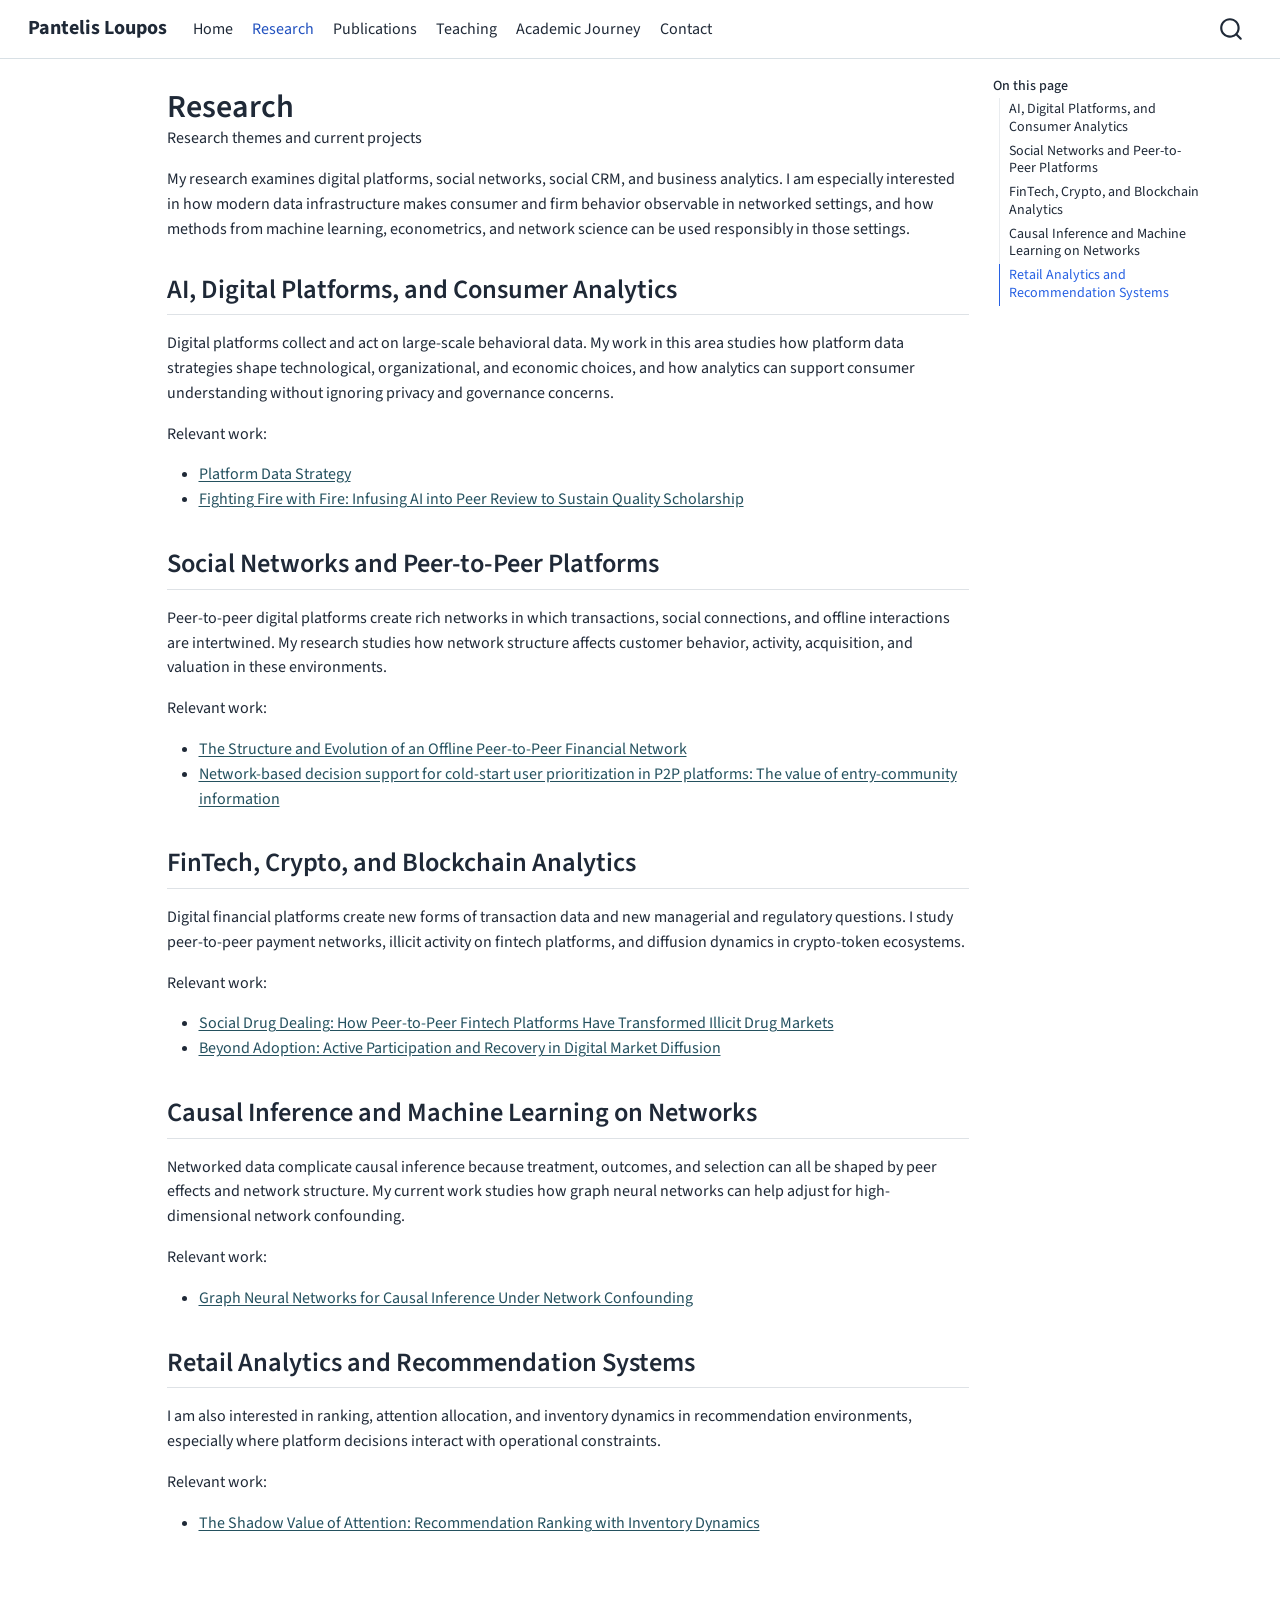
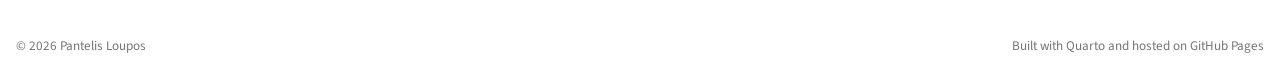
<file: research.html>
<!DOCTYPE html>
<html xmlns="http://www.w3.org/1999/xhtml" lang="en" xml:lang="en"><head>

<meta charset="utf-8">
<meta name="generator" content="quarto-1.10.18">

<meta name="viewport" content="width=device-width, initial-scale=1.0, user-scalable=yes">

<meta name="description" content="Research themes and current projects">

<title>Research – Pantelis Loupos</title>
<style>
/* Default styles provided by pandoc.
** See https://pandoc.org/MANUAL.html#variables-for-html for config info.
*/
span.smallcaps{font-variant: small-caps;}
div.columns{display: flex; gap: 1.5em;}
div.column{flex: auto;}
@media screen {
div.columns{gap: min(4vw, 1.5em);}
div.column{overflow-x: auto;}
}
div.hanging-indent{margin-left: 1.5em; text-indent: -1.5em;}
ul.task-list{list-style: none;}
ul.task-list li input[type="checkbox"] {
  width: 0.8em;
  margin: 0 0.8em 0.2em -1em; /* quarto-specific, see https://github.com/quarto-dev/quarto-cli/issues/4556 */ 
  vertical-align: middle;
}
</style>


<script src="site_libs/quarto-nav/quarto-nav.js"></script>
<script src="site_libs/quarto-nav/headroom.min.js"></script>
<script src="site_libs/clipboard/clipboard.min.js"></script>
<script src="site_libs/quarto-search/autocomplete.umd.js"></script>
<script src="site_libs/quarto-search/fuse.min.js"></script>
<script src="site_libs/quarto-search/quarto-search.js"></script>
<meta name="quarto:offset" content="./">
<script src="site_libs/quarto-html/quarto.js" type="module"></script>
<script src="site_libs/quarto-html/tabsets/tabsets.js" type="module"></script>
<script src="site_libs/quarto-html/popper.min.js"></script>
<script src="site_libs/quarto-html/tippy.umd.min.js"></script>
<script src="site_libs/quarto-html/anchor.min.js"></script>
<link href="site_libs/quarto-html/tippy.css" rel="stylesheet">
<link href="site_libs/quarto-html/quarto-syntax-highlighting-64a204ab8560d761af7679ceaba22944.css" rel="stylesheet" id="quarto-text-highlighting-styles">
<script src="site_libs/bootstrap/bootstrap.min.js"></script>
<link href="site_libs/bootstrap/bootstrap-icons.css" rel="stylesheet">
<link href="site_libs/bootstrap/bootstrap-f43d603d34fcebdde7f735697862da7d.min.css" rel="stylesheet" append-hash="true" id="quarto-bootstrap" data-mode="light">
<script id="quarto-search-options" type="application/json">{
  "location": "navbar",
  "copy-button": false,
  "collapse-after": 3,
  "panel-placement": "end",
  "type": "overlay",
  "limit": 50,
  "keyboard-shortcut": [
    "f",
    "/",
    "s"
  ],
  "show-item-context": false,
  "language": {
    "search-no-results-text": "No results",
    "search-matching-documents-text": "matching documents",
    "search-copy-link-title": "Copy link to search",
    "search-hide-matches-text": "Hide additional matches",
    "search-more-match-text": "more match in this document",
    "search-more-matches-text": "more matches in this document",
    "search-clear-button-title": "Clear",
    "search-text-placeholder": "",
    "search-detached-cancel-button-title": "Cancel",
    "search-submit-button-title": "Submit",
    "search-label": "Search"
  }
}</script>
<style>html{ scroll-behavior: smooth; }</style>
<meta name="google-site-verification" content="m-FvZedY9eXbnoYca4Lae-PxjIYOLTMk91uPbl2E6UA">


<link rel="stylesheet" href="styles.css">
</head>

<body class="nav-fixed quarto-light">

<div id="quarto-search-results"></div>
  <header id="quarto-header" class="headroom fixed-top">
    <nav class="navbar navbar-expand-lg " data-bs-theme="dark">
      <div class="navbar-container container-fluid">
      <div class="navbar-brand-container mx-auto">
    <a class="navbar-brand" href="./index.html">
    <span class="navbar-title">Pantelis Loupos</span>
    </a>
  </div>
            <div id="quarto-search" class="" title="Search"></div>
          <button class="navbar-toggler" type="button" data-bs-toggle="collapse" data-bs-target="#navbarCollapse" aria-controls="navbarCollapse" role="menu" aria-expanded="false" aria-label="Toggle navigation" onclick="if (window.quartoToggleHeadroom) { window.quartoToggleHeadroom(); }">
  <span class="navbar-toggler-icon"></span>
</button>
          <div class="collapse navbar-collapse" id="navbarCollapse">
            <ul class="navbar-nav navbar-nav-scroll me-auto">
  <li class="nav-item">
    <a class="nav-link" href="./index.html"> 
<span class="menu-text">Home</span></a>
  </li>  
  <li class="nav-item">
    <a class="nav-link active" href="./research.html" aria-current="page"> 
<span class="menu-text">Research</span></a>
  </li>  
  <li class="nav-item">
    <a class="nav-link" href="./publications.html"> 
<span class="menu-text">Publications</span></a>
  </li>  
  <li class="nav-item">
    <a class="nav-link" href="./teaching.html"> 
<span class="menu-text">Teaching</span></a>
  </li>  
  <li class="nav-item">
    <a class="nav-link" href="./cv.html"> 
<span class="menu-text">Academic Journey</span></a>
  </li>  
  <li class="nav-item">
    <a class="nav-link" href="./contact.html"> 
<span class="menu-text">Contact</span></a>
  </li>  
</ul>
          </div> <!-- /navcollapse -->
            <div class="quarto-navbar-tools">
</div>
      </div> <!-- /container-fluid -->
    </nav>
</header>
<!-- content -->
<div id="quarto-content" class="quarto-container page-columns page-rows-contents page-layout-article page-navbar">
<!-- sidebar -->
<!-- margin-sidebar -->
    <div id="quarto-margin-sidebar" class="sidebar margin-sidebar">
        <nav id="TOC" role="doc-toc" class="toc-active">
    <h2 id="toc-title">On this page</h2>
   
  <ul>
  <li><a href="#ai-digital-platforms-and-consumer-analytics" id="toc-ai-digital-platforms-and-consumer-analytics" class="nav-link active" data-scroll-target="#ai-digital-platforms-and-consumer-analytics">AI, Digital Platforms, and Consumer Analytics</a></li>
  <li><a href="#social-networks-and-peer-to-peer-platforms" id="toc-social-networks-and-peer-to-peer-platforms" class="nav-link" data-scroll-target="#social-networks-and-peer-to-peer-platforms">Social Networks and Peer-to-Peer Platforms</a></li>
  <li><a href="#fintech-crypto-and-blockchain-analytics" id="toc-fintech-crypto-and-blockchain-analytics" class="nav-link" data-scroll-target="#fintech-crypto-and-blockchain-analytics">FinTech, Crypto, and Blockchain Analytics</a></li>
  <li><a href="#causal-inference-and-machine-learning-on-networks" id="toc-causal-inference-and-machine-learning-on-networks" class="nav-link" data-scroll-target="#causal-inference-and-machine-learning-on-networks">Causal Inference and Machine Learning on Networks</a></li>
  <li><a href="#retail-analytics-and-recommendation-systems" id="toc-retail-analytics-and-recommendation-systems" class="nav-link" data-scroll-target="#retail-analytics-and-recommendation-systems">Retail Analytics and Recommendation Systems</a></li>
  </ul>
</nav>
    </div>
<!-- main -->
<main class="content" id="quarto-document-content">

<header id="title-block-header" class="quarto-title-block default">
<div class="quarto-title">
<h1 class="title">Research</h1>
</div>

<div>
  <div class="description">
    Research themes and current projects
  </div>
</div>


<div class="quarto-title-meta">

    
  
    
  </div>
  


</header>


<p>My research examines digital platforms, social networks, social CRM, and business analytics. I am especially interested in how modern data infrastructure makes consumer and firm behavior observable in networked settings, and how methods from machine learning, econometrics, and network science can be used responsibly in those settings.</p>
<section id="ai-digital-platforms-and-consumer-analytics" class="level2">
<h2 class="anchored" data-anchor-id="ai-digital-platforms-and-consumer-analytics">AI, Digital Platforms, and Consumer Analytics</h2>
<p>Digital platforms collect and act on large-scale behavioral data. My work in this area studies how platform data strategies shape technological, organizational, and economic choices, and how analytics can support consumer understanding without ignoring privacy and governance concerns.</p>
<p>Relevant work:</p>
<ul>
<li><a href="./publications.html#platform-data-strategy">Platform Data Strategy</a></li>
<li><a href="./publications.html#fighting-fire-with-fire-infusing-ai-into-peer-review-to-sustain-quality-scholarship">Fighting Fire with Fire: Infusing AI into Peer Review to Sustain Quality Scholarship</a></li>
</ul>
</section>
<section id="social-networks-and-peer-to-peer-platforms" class="level2">
<h2 class="anchored" data-anchor-id="social-networks-and-peer-to-peer-platforms">Social Networks and Peer-to-Peer Platforms</h2>
<p>Peer-to-peer digital platforms create rich networks in which transactions, social connections, and offline interactions are intertwined. My research studies how network structure affects customer behavior, activity, acquisition, and valuation in these environments.</p>
<p>Relevant work:</p>
<ul>
<li><a href="./publications.html#the-structure-and-evolution-of-an-offline-peer-to-peer-financial-network">The Structure and Evolution of an Offline Peer-to-Peer Financial Network</a></li>
<li><a href="./publications.html#network-based-decision-support-for-cold-start-user-prioritization-in-p2p-platforms-the-value-of-entry-community-information">Network-based decision support for cold-start user prioritization in P2P platforms: The value of entry-community information</a></li>
</ul>
</section>
<section id="fintech-crypto-and-blockchain-analytics" class="level2">
<h2 class="anchored" data-anchor-id="fintech-crypto-and-blockchain-analytics">FinTech, Crypto, and Blockchain Analytics</h2>
<p>Digital financial platforms create new forms of transaction data and new managerial and regulatory questions. I study peer-to-peer payment networks, illicit activity on fintech platforms, and diffusion dynamics in crypto-token ecosystems.</p>
<p>Relevant work:</p>
<ul>
<li><a href="./publications.html#social-drug-dealing-how-peer-to-peer-fintech-platforms-have-transformed-illicit-drug-markets">Social Drug Dealing: How Peer-to-Peer Fintech Platforms Have Transformed Illicit Drug Markets</a></li>
<li><a href="./publications.html#beyond-adoption-active-participation-and-recovery-in-digital-market-diffusion">Beyond Adoption: Active Participation and Recovery in Digital Market Diffusion</a></li>
</ul>
</section>
<section id="causal-inference-and-machine-learning-on-networks" class="level2">
<h2 class="anchored" data-anchor-id="causal-inference-and-machine-learning-on-networks">Causal Inference and Machine Learning on Networks</h2>
<p>Networked data complicate causal inference because treatment, outcomes, and selection can all be shaped by peer effects and network structure. My current work studies how graph neural networks can help adjust for high-dimensional network confounding.</p>
<p>Relevant work:</p>
<ul>
<li><a href="./publications.html#graph-neural-networks-for-causal-inference-under-network-confounding">Graph Neural Networks for Causal Inference Under Network Confounding</a></li>
</ul>
</section>
<section id="retail-analytics-and-recommendation-systems" class="level2">
<h2 class="anchored" data-anchor-id="retail-analytics-and-recommendation-systems">Retail Analytics and Recommendation Systems</h2>
<p>I am also interested in ranking, attention allocation, and inventory dynamics in recommendation environments, especially where platform decisions interact with operational constraints.</p>
<p>Relevant work:</p>
<ul>
<li><a href="./publications.html#the-shadow-value-of-attention-recommendation-ranking-with-inventory-dynamics">The Shadow Value of Attention: Recommendation Ranking with Inventory Dynamics</a></li>
</ul>


</section>

</main> <!-- /main -->
<script>
  if (window.location.search) {
    window.history.replaceState(
      null,
      "",
      window.location.pathname + window.location.hash
    );
  }
</script>
<script id="quarto-html-after-body" type="application/javascript">
  window.document.addEventListener("DOMContentLoaded", function (event) {
    const icon = "";
    const anchorJS = new window.AnchorJS();
    anchorJS.options = {
      placement: 'right',
      icon: icon
    };
    anchorJS.add('.anchored');
    const isCodeAnnotation = (el) => {
      for (const clz of el.classList) {
        if (clz.startsWith('code-annotation-')) {                     
          return true;
        }
      }
      return false;
    }
    const onCopySuccess = function(e) {
      // button target
      const button = e.trigger;
      // don't keep focus
      button.blur();
      // flash "checked"
      button.classList.add('code-copy-button-checked');
      var currentTitle = button.getAttribute("title");
      button.setAttribute("title", "Copied!");
      let tooltip;
      if (window.bootstrap) {
        button.setAttribute("data-bs-toggle", "tooltip");
        button.setAttribute("data-bs-placement", "left");
        button.setAttribute("data-bs-title", "Copied!");
        tooltip = new bootstrap.Tooltip(button, 
          { trigger: "manual", 
            customClass: "code-copy-button-tooltip",
            offset: [0, -8]});
        tooltip.show();    
      }
      setTimeout(function() {
        if (tooltip) {
          tooltip.hide();
          button.removeAttribute("data-bs-title");
          button.removeAttribute("data-bs-toggle");
          button.removeAttribute("data-bs-placement");
        }
        button.setAttribute("title", currentTitle);
        button.classList.remove('code-copy-button-checked');
      }, 1000);
      // clear code selection
      e.clearSelection();
    }
    const getTextToCopy = function(trigger) {
      const outerScaffold = trigger.parentElement.cloneNode(true);
      const codeEl = outerScaffold.querySelector('code');
      for (const childEl of codeEl.children) {
        if (isCodeAnnotation(childEl)) {
          childEl.remove();
        }
      }
      return codeEl.innerText;
    }
    const clipboard = new window.ClipboardJS('.code-copy-button:not([data-in-quarto-modal])', {
      text: getTextToCopy
    });
    clipboard.on('success', onCopySuccess);
    if (window.document.getElementById('quarto-embedded-source-code-modal')) {
      const clipboardModal = new window.ClipboardJS('.code-copy-button[data-in-quarto-modal]', {
        text: getTextToCopy,
        container: window.document.getElementById('quarto-embedded-source-code-modal')
      });
      clipboardModal.on('success', onCopySuccess);
    }
      var localhostRegex = new RegExp(/^(?:http|https):\/\/localhost\:?[0-9]*\//);
      var mailtoRegex = new RegExp(/^mailto:/);
        var filterRegex = new RegExp("https:\/\/www\.loupos\.org");
      var isInternal = (href) => {
          return filterRegex.test(href) || localhostRegex.test(href) || mailtoRegex.test(href);
      }
      // Inspect non-navigation links and adorn them if external
     var links = window.document.querySelectorAll('a[href]:not(.nav-link):not(.navbar-brand):not(.toc-action):not(.sidebar-link):not(.sidebar-item-toggle):not(.pagination-link):not(.no-external):not([aria-hidden]):not(.dropdown-item):not(.quarto-navigation-tool):not(.about-link)');
      for (var i=0; i<links.length; i++) {
        const link = links[i];
        if (!isInternal(link.href)) {
          // undo the damage that might have been done by quarto-nav.js in the case of
          // links that we want to consider external
          if (link.dataset.originalHref !== undefined) {
            link.href = link.dataset.originalHref;
          }
            // target, if specified
            link.setAttribute("target", "_blank");
            if (link.getAttribute("rel") === null) {
              link.setAttribute("rel", "noopener");
            }
        }
      }
    function tippyHover(el, contentFn, onTriggerFn, onUntriggerFn) {
      const config = {
        allowHTML: true,
        maxWidth: 500,
        delay: 100,
        arrow: false,
        appendTo: function(el) {
            return el.parentElement;
        },
        interactive: true,
        interactiveBorder: 10,
        theme: 'quarto',
        placement: 'bottom-start',
      };
      if (contentFn) {
        config.content = contentFn;
      }
      if (onTriggerFn) {
        config.onTrigger = onTriggerFn;
      }
      if (onUntriggerFn) {
        config.onUntrigger = onUntriggerFn;
      }
      window.tippy(el, config); 
    }
    const noterefs = window.document.querySelectorAll('a[role="doc-noteref"]');
    for (var i=0; i<noterefs.length; i++) {
      const ref = noterefs[i];
      tippyHover(ref, function() {
        // use id or data attribute instead here
        let href = ref.getAttribute('data-footnote-href') || ref.getAttribute('href');
        try { href = new URL(href).hash; } catch {}
        const id = href.replace(/^#\/?/, "");
        const note = window.document.getElementById(id);
        if (note) {
          return note.innerHTML;
        } else {
          return "";
        }
      });
    }
    const xrefs = window.document.querySelectorAll('a.quarto-xref');
    const processXRef = (id, note) => {
      // Strip column container classes
      const stripColumnClz = (el) => {
        el.classList.remove("page-full", "page-columns");
        if (el.children) {
          for (const child of el.children) {
            stripColumnClz(child);
          }
        }
      }
      stripColumnClz(note)
      if (id === null || id.startsWith('sec-')) {
        // Special case sections, only their first couple elements
        const container = document.createElement("div");
        if (note.children && note.children.length > 2) {
          container.appendChild(note.children[0].cloneNode(true));
          for (let i = 1; i < note.children.length; i++) {
            const child = note.children[i];
            if (child.tagName === "P" && child.innerText === "") {
              continue;
            } else {
              container.appendChild(child.cloneNode(true));
              break;
            }
          }
          if (window.Quarto?.typesetMath) {
            window.Quarto.typesetMath(container);
          }
          return container.innerHTML
        } else {
          if (window.Quarto?.typesetMath) {
            window.Quarto.typesetMath(note);
          }
          return note.innerHTML;
        }
      } else {
        // Remove any anchor links if they are present
        const anchorLink = note.querySelector('a.anchorjs-link');
        if (anchorLink) {
          anchorLink.remove();
        }
        if (window.Quarto?.typesetMath) {
          window.Quarto.typesetMath(note);
        }
        if (note.classList.contains("callout")) {
          return note.outerHTML;
        } else {
          return note.innerHTML;
        }
      }
    }
    for (var i=0; i<xrefs.length; i++) {
      const xref = xrefs[i];
      tippyHover(xref, undefined, function(instance) {
        instance.disable();
        let url = xref.getAttribute('href');
        let hash = undefined; 
        if (url.startsWith('#')) {
          hash = url;
        } else {
          try { hash = new URL(url).hash; } catch {}
        }
        if (hash) {
          const id = hash.replace(/^#\/?/, "");
          const note = window.document.getElementById(id);
          if (note !== null) {
            try {
              const html = processXRef(id, note.cloneNode(true));
              instance.setContent(html);
            } finally {
              instance.enable();
              instance.show();
            }
          } else {
            // See if we can fetch this
            fetch(url.split('#')[0])
            .then(res => res.text())
            .then(html => {
              const parser = new DOMParser();
              const htmlDoc = parser.parseFromString(html, "text/html");
              const note = htmlDoc.getElementById(id);
              if (note !== null) {
                const html = processXRef(id, note);
                instance.setContent(html);
              } 
            }).finally(() => {
              instance.enable();
              instance.show();
            });
          }
        } else {
          // See if we can fetch a full url (with no hash to target)
          // This is a special case and we should probably do some content thinning / targeting
          fetch(url)
          .then(res => res.text())
          .then(html => {
            const parser = new DOMParser();
            const htmlDoc = parser.parseFromString(html, "text/html");
            const note = htmlDoc.querySelector('main.content');
            if (note !== null) {
              // This should only happen for chapter cross references
              // (since there is no id in the URL)
              // remove the first header
              if (note.children.length > 0 && note.children[0].tagName === "HEADER") {
                note.children[0].remove();
              }
              const html = processXRef(null, note);
              instance.setContent(html);
            } 
          }).finally(() => {
            instance.enable();
            instance.show();
          });
        }
      }, function(instance) {
      });
    }
        let selectedAnnoteEl;
        const selectorForAnnotation = ( cell, annotation) => {
          let cellAttr = 'data-code-cell="' + cell + '"';
          let lineAttr = 'data-code-annotation="' +  annotation + '"';
          const selector = 'span[' + cellAttr + '][' + lineAttr + ']';
          return selector;
        }
        const selectCodeLines = (annoteEl) => {
          const doc = window.document;
          const targetCell = annoteEl.getAttribute("data-target-cell");
          const targetAnnotation = annoteEl.getAttribute("data-target-annotation");
          const annoteSpan = window.document.querySelector(selectorForAnnotation(targetCell, targetAnnotation));
          const lines = annoteSpan.getAttribute("data-code-lines").split(",");
          const lineIds = lines.map((line) => {
            return targetCell + "-" + line;
          })
          let top = null;
          let height = null;
          let parent = null;
          if (lineIds.length > 0) {
              //compute the position of the single el (top and bottom and make a div)
              const el = window.document.getElementById(lineIds[0]);
              top = el.offsetTop;
              height = el.offsetHeight;
              parent = el.parentElement.parentElement;
            if (lineIds.length > 1) {
              const lastEl = window.document.getElementById(lineIds[lineIds.length - 1]);
              const bottom = lastEl.offsetTop + lastEl.offsetHeight;
              height = bottom - top;
            }
            if (top !== null && height !== null && parent !== null) {
              // cook up a div (if necessary) and position it 
              let div = window.document.getElementById("code-annotation-line-highlight");
              if (div === null) {
                div = window.document.createElement("div");
                div.setAttribute("id", "code-annotation-line-highlight");
                div.style.position = 'absolute';
                parent.appendChild(div);
              }
              div.style.top = top - 2 + "px";
              div.style.height = height + 4 + "px";
              div.style.left = 0;
              let gutterDiv = window.document.getElementById("code-annotation-line-highlight-gutter");
              if (gutterDiv === null) {
                gutterDiv = window.document.createElement("div");
                gutterDiv.setAttribute("id", "code-annotation-line-highlight-gutter");
                gutterDiv.style.position = 'absolute';
                const codeCell = window.document.getElementById(targetCell);
                const gutter = codeCell.querySelector('.code-annotation-gutter');
                gutter.appendChild(gutterDiv);
              }
              gutterDiv.style.top = top - 2 + "px";
              gutterDiv.style.height = height + 4 + "px";
            }
            selectedAnnoteEl = annoteEl;
          }
        };
        const unselectCodeLines = () => {
          const elementsIds = ["code-annotation-line-highlight", "code-annotation-line-highlight-gutter"];
          elementsIds.forEach((elId) => {
            const div = window.document.getElementById(elId);
            if (div) {
              div.remove();
            }
          });
          selectedAnnoteEl = undefined;
        };
          // Handle positioning of the toggle
      window.addEventListener(
        "resize",
        throttle(() => {
          elRect = undefined;
          if (selectedAnnoteEl) {
            selectCodeLines(selectedAnnoteEl);
          }
        }, 10)
      );
      function throttle(fn, ms) {
      let throttle = false;
      let timer;
        return (...args) => {
          if(!throttle) { // first call gets through
              fn.apply(this, args);
              throttle = true;
          } else { // all the others get throttled
              if(timer) clearTimeout(timer); // cancel #2
              timer = setTimeout(() => {
                fn.apply(this, args);
                timer = throttle = false;
              }, ms);
          }
        };
      }
        // Attach click handler to the DT
        const annoteDls = window.document.querySelectorAll('dt[data-target-cell]');
        for (const annoteDlNode of annoteDls) {
          annoteDlNode.addEventListener('click', (event) => {
            const clickedEl = event.target;
            if (clickedEl !== selectedAnnoteEl) {
              unselectCodeLines();
              const activeEl = window.document.querySelector('dt[data-target-cell].code-annotation-active');
              if (activeEl) {
                activeEl.classList.remove('code-annotation-active');
              }
              selectCodeLines(clickedEl);
              clickedEl.classList.add('code-annotation-active');
            } else {
              // Unselect the line
              unselectCodeLines();
              clickedEl.classList.remove('code-annotation-active');
            }
          });
        }
    const findCites = (el) => {
      const parentEl = el.parentElement;
      if (parentEl) {
        const cites = parentEl.dataset.cites;
        if (cites) {
          return {
            el,
            cites: cites.split(' ')
          };
        } else {
          return findCites(el.parentElement)
        }
      } else {
        return undefined;
      }
    };
    var bibliorefs = window.document.querySelectorAll('a[role="doc-biblioref"]');
    for (var i=0; i<bibliorefs.length; i++) {
      const ref = bibliorefs[i];
      const citeInfo = findCites(ref);
      if (citeInfo) {
        tippyHover(citeInfo.el, function() {
          var popup = window.document.createElement('div');
          citeInfo.cites.forEach(function(cite) {
            var citeDiv = window.document.createElement('div');
            citeDiv.classList.add('hanging-indent');
            citeDiv.classList.add('csl-entry');
            var biblioDiv = window.document.getElementById('ref-' + cite);
            if (biblioDiv) {
              citeDiv.innerHTML = biblioDiv.innerHTML;
            }
            popup.appendChild(citeDiv);
          });
          return popup.innerHTML;
        });
      }
    }
  });
  </script>
</div> <!-- /content -->
<footer class="footer">
  <div class="nav-footer">
    <div class="nav-footer-left">
<p>© 2026 Pantelis Loupos</p>
</div>   
    <div class="nav-footer-center">
      &nbsp;
    </div>
    <div class="nav-footer-right">
<p>Built with Quarto and hosted on GitHub Pages</p>
</div>
  </div>
</footer>




<script src="site_libs/quarto-html/zenscroll-min.js"></script>
</body></html>
</file>
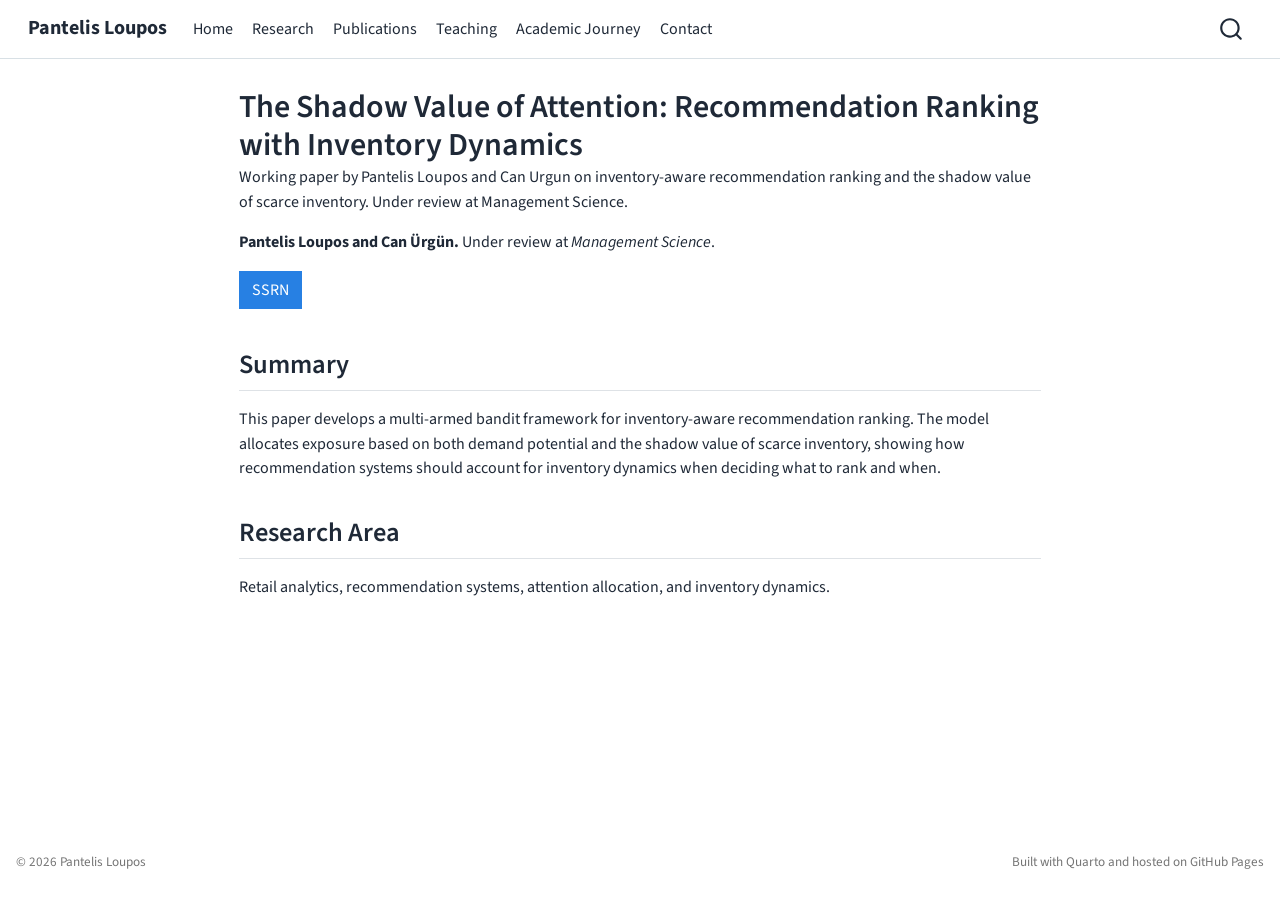
<file: shadow-value-attention.html>
<!DOCTYPE html>
<html xmlns="http://www.w3.org/1999/xhtml" lang="en" xml:lang="en"><head>

<meta charset="utf-8">
<meta name="generator" content="quarto-1.9.38">

<meta name="viewport" content="width=device-width, initial-scale=1.0, user-scalable=yes">

<meta name="description" content="Working paper by Pantelis Loupos and Can Urgun on inventory-aware recommendation ranking and the shadow value of scarce inventory. Under review at Management Science.">

<title>The Shadow Value of Attention: Recommendation Ranking with Inventory Dynamics – Pantelis Loupos</title>
<style>
/* Default styles provided by pandoc.
** See https://pandoc.org/MANUAL.html#variables-for-html for config info.
*/
code{white-space: pre-wrap;}
span.smallcaps{font-variant: small-caps;}
div.columns{display: flex; gap: min(4vw, 1.5em);}
div.column{flex: auto; overflow-x: auto;}
div.hanging-indent{margin-left: 1.5em; text-indent: -1.5em;}
ul.task-list{list-style: none;}
ul.task-list li input[type="checkbox"] {
  width: 0.8em;
  margin: 0 0.8em 0.2em -1em; /* quarto-specific, see https://github.com/quarto-dev/quarto-cli/issues/4556 */ 
  vertical-align: middle;
}
</style>


<script src="site_libs/quarto-nav/quarto-nav.js"></script>
<script src="site_libs/quarto-nav/headroom.min.js"></script>
<script src="site_libs/clipboard/clipboard.min.js"></script>
<script src="site_libs/quarto-search/autocomplete.umd.js"></script>
<script src="site_libs/quarto-search/fuse.min.js"></script>
<script src="site_libs/quarto-search/quarto-search.js"></script>
<meta name="quarto:offset" content="./">
<script src="site_libs/quarto-html/quarto.js" type="module"></script>
<script src="site_libs/quarto-html/tabsets/tabsets.js" type="module"></script>
<script src="site_libs/quarto-html/popper.min.js"></script>
<script src="site_libs/quarto-html/tippy.umd.min.js"></script>
<script src="site_libs/quarto-html/anchor.min.js"></script>
<link href="site_libs/quarto-html/tippy.css" rel="stylesheet">
<link href="site_libs/quarto-html/quarto-syntax-highlighting-15634bcf2e68342d4ad2dfa704d543f6.css" rel="stylesheet" id="quarto-text-highlighting-styles">
<script src="site_libs/bootstrap/bootstrap.min.js"></script>
<link href="site_libs/bootstrap/bootstrap-icons.css" rel="stylesheet">
<link href="site_libs/bootstrap/bootstrap-dc87cf83dc6649ed6b6fae60f4c3b18f.min.css" rel="stylesheet" append-hash="true" id="quarto-bootstrap" data-mode="light">
<script id="quarto-search-options" type="application/json">{
  "location": "navbar",
  "copy-button": false,
  "collapse-after": 3,
  "panel-placement": "end",
  "type": "overlay",
  "limit": 50,
  "keyboard-shortcut": [
    "f",
    "/",
    "s"
  ],
  "show-item-context": false,
  "language": {
    "search-no-results-text": "No results",
    "search-matching-documents-text": "matching documents",
    "search-copy-link-title": "Copy link to search",
    "search-hide-matches-text": "Hide additional matches",
    "search-more-match-text": "more match in this document",
    "search-more-matches-text": "more matches in this document",
    "search-clear-button-title": "Clear",
    "search-text-placeholder": "",
    "search-detached-cancel-button-title": "Cancel",
    "search-submit-button-title": "Submit",
    "search-label": "Search"
  }
}</script>
<style>html{ scroll-behavior: smooth; }</style>
<meta name="google-site-verification" content="m-FvZedY9eXbnoYca4Lae-PxjIYOLTMk91uPbl2E6UA">
<link rel="canonical" href="https://www.loupos.org/shadow-value-attention.html">
<meta name="citation_title" content="The Shadow Value of Attention: Recommendation Ranking with Inventory Dynamics">
<meta name="citation_author" content="Loupos, Pantelis">
<meta name="citation_author" content="Ürgün, Can">
<meta name="citation_publication_date" content="2026">


<link rel="stylesheet" href="styles.css">
</head>

<body class="nav-fixed fullcontent quarto-light">

<div id="quarto-search-results"></div>
  <header id="quarto-header" class="headroom fixed-top">
    <nav class="navbar navbar-expand-lg " data-bs-theme="dark">
      <div class="navbar-container container-fluid">
      <div class="navbar-brand-container mx-auto">
    <a class="navbar-brand" href="./index.html">
    <span class="navbar-title">Pantelis Loupos</span>
    </a>
  </div>
            <div id="quarto-search" class="" title="Search"></div>
          <button class="navbar-toggler" type="button" data-bs-toggle="collapse" data-bs-target="#navbarCollapse" aria-controls="navbarCollapse" role="menu" aria-expanded="false" aria-label="Toggle navigation" onclick="if (window.quartoToggleHeadroom) { window.quartoToggleHeadroom(); }">
  <span class="navbar-toggler-icon"></span>
</button>
          <div class="collapse navbar-collapse" id="navbarCollapse">
            <ul class="navbar-nav navbar-nav-scroll me-auto">
  <li class="nav-item">
    <a class="nav-link" href="./index.html"> 
<span class="menu-text">Home</span></a>
  </li>  
  <li class="nav-item">
    <a class="nav-link" href="./research.html"> 
<span class="menu-text">Research</span></a>
  </li>  
  <li class="nav-item">
    <a class="nav-link" href="./publications.html"> 
<span class="menu-text">Publications</span></a>
  </li>  
  <li class="nav-item">
    <a class="nav-link" href="./teaching.html"> 
<span class="menu-text">Teaching</span></a>
  </li>  
  <li class="nav-item">
    <a class="nav-link" href="./cv.html"> 
<span class="menu-text">Academic Journey</span></a>
  </li>  
  <li class="nav-item">
    <a class="nav-link" href="./contact.html"> 
<span class="menu-text">Contact</span></a>
  </li>  
</ul>
          </div> <!-- /navcollapse -->
            <div class="quarto-navbar-tools">
</div>
      </div> <!-- /container-fluid -->
    </nav>
</header>
<!-- content -->
<div id="quarto-content" class="quarto-container page-columns page-rows-contents page-layout-article page-navbar">
<!-- sidebar -->
<!-- margin-sidebar -->
    
<!-- main -->
<main class="content" id="quarto-document-content">

<header id="title-block-header" class="quarto-title-block default">
<div class="quarto-title">
<h1 class="title">The Shadow Value of Attention: Recommendation Ranking with Inventory Dynamics</h1>
</div>

<div>
  <div class="description">
    Working paper by Pantelis Loupos and Can Urgun on inventory-aware recommendation ranking and the shadow value of scarce inventory. Under review at Management Science.
  </div>
</div>


<div class="quarto-title-meta">

    
  
    
  </div>
  


</header>


<script type="application/ld+json">
{
  "@context": "https://schema.org",
  "@type": "ScholarlyArticle",
  "name": "The Shadow Value of Attention: Recommendation Ranking with Inventory Dynamics",
  "headline": "The Shadow Value of Attention: Recommendation Ranking with Inventory Dynamics",
  "author": [
    {
      "@type": "Person",
      "name": "Pantelis Loupos",
      "url": "https://www.loupos.org"
    },
    {
      "@type": "Person",
      "name": "Can Ürgün"
    }
  ],
  "dateModified": "2026-07-09",
  "url": "https://www.loupos.org/shadow-value-attention.html",
  "sameAs": "https://papers.ssrn.com/sol3/papers.cfm?abstract_id=6928198"
}
</script>
<p><strong>Pantelis Loupos and Can Ürgün.</strong> Under review at <em>Management Science</em>.</p>
<p><a href="https://papers.ssrn.com/sol3/papers.cfm?abstract_id=6928198" class="btn btn-primary" target="_blank">SSRN</a></p>
<section id="summary" class="level2">
<h2 class="anchored" data-anchor-id="summary">Summary</h2>
<p>This paper develops a multi-armed bandit framework for inventory-aware recommendation ranking. The model allocates exposure based on both demand potential and the shadow value of scarce inventory, showing how recommendation systems should account for inventory dynamics when deciding what to rank and when.</p>
</section>
<section id="research-area" class="level2">
<h2 class="anchored" data-anchor-id="research-area">Research Area</h2>
<p>Retail analytics, recommendation systems, attention allocation, and inventory dynamics.</p>


</section>

</main> <!-- /main -->
<script>
  if (window.location.search) {
    window.history.replaceState(
      null,
      "",
      window.location.pathname + window.location.hash
    );
  }
</script>
<script id="quarto-html-after-body" type="application/javascript">
  window.document.addEventListener("DOMContentLoaded", function (event) {
    const icon = "";
    const anchorJS = new window.AnchorJS();
    anchorJS.options = {
      placement: 'right',
      icon: icon
    };
    anchorJS.add('.anchored');
    const isCodeAnnotation = (el) => {
      for (const clz of el.classList) {
        if (clz.startsWith('code-annotation-')) {                     
          return true;
        }
      }
      return false;
    }
    const onCopySuccess = function(e) {
      // button target
      const button = e.trigger;
      // don't keep focus
      button.blur();
      // flash "checked"
      button.classList.add('code-copy-button-checked');
      var currentTitle = button.getAttribute("title");
      button.setAttribute("title", "Copied!");
      let tooltip;
      if (window.bootstrap) {
        button.setAttribute("data-bs-toggle", "tooltip");
        button.setAttribute("data-bs-placement", "left");
        button.setAttribute("data-bs-title", "Copied!");
        tooltip = new bootstrap.Tooltip(button, 
          { trigger: "manual", 
            customClass: "code-copy-button-tooltip",
            offset: [0, -8]});
        tooltip.show();    
      }
      setTimeout(function() {
        if (tooltip) {
          tooltip.hide();
          button.removeAttribute("data-bs-title");
          button.removeAttribute("data-bs-toggle");
          button.removeAttribute("data-bs-placement");
        }
        button.setAttribute("title", currentTitle);
        button.classList.remove('code-copy-button-checked');
      }, 1000);
      // clear code selection
      e.clearSelection();
    }
    const getTextToCopy = function(trigger) {
      const outerScaffold = trigger.parentElement.cloneNode(true);
      const codeEl = outerScaffold.querySelector('code');
      for (const childEl of codeEl.children) {
        if (isCodeAnnotation(childEl)) {
          childEl.remove();
        }
      }
      return codeEl.innerText;
    }
    const clipboard = new window.ClipboardJS('.code-copy-button:not([data-in-quarto-modal])', {
      text: getTextToCopy
    });
    clipboard.on('success', onCopySuccess);
    if (window.document.getElementById('quarto-embedded-source-code-modal')) {
      const clipboardModal = new window.ClipboardJS('.code-copy-button[data-in-quarto-modal]', {
        text: getTextToCopy,
        container: window.document.getElementById('quarto-embedded-source-code-modal')
      });
      clipboardModal.on('success', onCopySuccess);
    }
      var localhostRegex = new RegExp(/^(?:http|https):\/\/localhost\:?[0-9]*\//);
      var mailtoRegex = new RegExp(/^mailto:/);
        var filterRegex = new RegExp("https:\/\/www\.loupos\.org");
      var isInternal = (href) => {
          return filterRegex.test(href) || localhostRegex.test(href) || mailtoRegex.test(href);
      }
      // Inspect non-navigation links and adorn them if external
     var links = window.document.querySelectorAll('a[href]:not(.nav-link):not(.navbar-brand):not(.toc-action):not(.sidebar-link):not(.sidebar-item-toggle):not(.pagination-link):not(.no-external):not([aria-hidden]):not(.dropdown-item):not(.quarto-navigation-tool):not(.about-link)');
      for (var i=0; i<links.length; i++) {
        const link = links[i];
        if (!isInternal(link.href)) {
          // undo the damage that might have been done by quarto-nav.js in the case of
          // links that we want to consider external
          if (link.dataset.originalHref !== undefined) {
            link.href = link.dataset.originalHref;
          }
            // target, if specified
            link.setAttribute("target", "_blank");
            if (link.getAttribute("rel") === null) {
              link.setAttribute("rel", "noopener");
            }
        }
      }
    function tippyHover(el, contentFn, onTriggerFn, onUntriggerFn) {
      const config = {
        allowHTML: true,
        maxWidth: 500,
        delay: 100,
        arrow: false,
        appendTo: function(el) {
            return el.parentElement;
        },
        interactive: true,
        interactiveBorder: 10,
        theme: 'quarto',
        placement: 'bottom-start',
      };
      if (contentFn) {
        config.content = contentFn;
      }
      if (onTriggerFn) {
        config.onTrigger = onTriggerFn;
      }
      if (onUntriggerFn) {
        config.onUntrigger = onUntriggerFn;
      }
      window.tippy(el, config); 
    }
    const noterefs = window.document.querySelectorAll('a[role="doc-noteref"]');
    for (var i=0; i<noterefs.length; i++) {
      const ref = noterefs[i];
      tippyHover(ref, function() {
        // use id or data attribute instead here
        let href = ref.getAttribute('data-footnote-href') || ref.getAttribute('href');
        try { href = new URL(href).hash; } catch {}
        const id = href.replace(/^#\/?/, "");
        const note = window.document.getElementById(id);
        if (note) {
          return note.innerHTML;
        } else {
          return "";
        }
      });
    }
    const xrefs = window.document.querySelectorAll('a.quarto-xref');
    const processXRef = (id, note) => {
      // Strip column container classes
      const stripColumnClz = (el) => {
        el.classList.remove("page-full", "page-columns");
        if (el.children) {
          for (const child of el.children) {
            stripColumnClz(child);
          }
        }
      }
      stripColumnClz(note)
      if (id === null || id.startsWith('sec-')) {
        // Special case sections, only their first couple elements
        const container = document.createElement("div");
        if (note.children && note.children.length > 2) {
          container.appendChild(note.children[0].cloneNode(true));
          for (let i = 1; i < note.children.length; i++) {
            const child = note.children[i];
            if (child.tagName === "P" && child.innerText === "") {
              continue;
            } else {
              container.appendChild(child.cloneNode(true));
              break;
            }
          }
          if (window.Quarto?.typesetMath) {
            window.Quarto.typesetMath(container);
          }
          return container.innerHTML
        } else {
          if (window.Quarto?.typesetMath) {
            window.Quarto.typesetMath(note);
          }
          return note.innerHTML;
        }
      } else {
        // Remove any anchor links if they are present
        const anchorLink = note.querySelector('a.anchorjs-link');
        if (anchorLink) {
          anchorLink.remove();
        }
        if (window.Quarto?.typesetMath) {
          window.Quarto.typesetMath(note);
        }
        if (note.classList.contains("callout")) {
          return note.outerHTML;
        } else {
          return note.innerHTML;
        }
      }
    }
    for (var i=0; i<xrefs.length; i++) {
      const xref = xrefs[i];
      tippyHover(xref, undefined, function(instance) {
        instance.disable();
        let url = xref.getAttribute('href');
        let hash = undefined; 
        if (url.startsWith('#')) {
          hash = url;
        } else {
          try { hash = new URL(url).hash; } catch {}
        }
        if (hash) {
          const id = hash.replace(/^#\/?/, "");
          const note = window.document.getElementById(id);
          if (note !== null) {
            try {
              const html = processXRef(id, note.cloneNode(true));
              instance.setContent(html);
            } finally {
              instance.enable();
              instance.show();
            }
          } else {
            // See if we can fetch this
            fetch(url.split('#')[0])
            .then(res => res.text())
            .then(html => {
              const parser = new DOMParser();
              const htmlDoc = parser.parseFromString(html, "text/html");
              const note = htmlDoc.getElementById(id);
              if (note !== null) {
                const html = processXRef(id, note);
                instance.setContent(html);
              } 
            }).finally(() => {
              instance.enable();
              instance.show();
            });
          }
        } else {
          // See if we can fetch a full url (with no hash to target)
          // This is a special case and we should probably do some content thinning / targeting
          fetch(url)
          .then(res => res.text())
          .then(html => {
            const parser = new DOMParser();
            const htmlDoc = parser.parseFromString(html, "text/html");
            const note = htmlDoc.querySelector('main.content');
            if (note !== null) {
              // This should only happen for chapter cross references
              // (since there is no id in the URL)
              // remove the first header
              if (note.children.length > 0 && note.children[0].tagName === "HEADER") {
                note.children[0].remove();
              }
              const html = processXRef(null, note);
              instance.setContent(html);
            } 
          }).finally(() => {
            instance.enable();
            instance.show();
          });
        }
      }, function(instance) {
      });
    }
        let selectedAnnoteEl;
        const selectorForAnnotation = ( cell, annotation) => {
          let cellAttr = 'data-code-cell="' + cell + '"';
          let lineAttr = 'data-code-annotation="' +  annotation + '"';
          const selector = 'span[' + cellAttr + '][' + lineAttr + ']';
          return selector;
        }
        const selectCodeLines = (annoteEl) => {
          const doc = window.document;
          const targetCell = annoteEl.getAttribute("data-target-cell");
          const targetAnnotation = annoteEl.getAttribute("data-target-annotation");
          const annoteSpan = window.document.querySelector(selectorForAnnotation(targetCell, targetAnnotation));
          const lines = annoteSpan.getAttribute("data-code-lines").split(",");
          const lineIds = lines.map((line) => {
            return targetCell + "-" + line;
          })
          let top = null;
          let height = null;
          let parent = null;
          if (lineIds.length > 0) {
              //compute the position of the single el (top and bottom and make a div)
              const el = window.document.getElementById(lineIds[0]);
              top = el.offsetTop;
              height = el.offsetHeight;
              parent = el.parentElement.parentElement;
            if (lineIds.length > 1) {
              const lastEl = window.document.getElementById(lineIds[lineIds.length - 1]);
              const bottom = lastEl.offsetTop + lastEl.offsetHeight;
              height = bottom - top;
            }
            if (top !== null && height !== null && parent !== null) {
              // cook up a div (if necessary) and position it 
              let div = window.document.getElementById("code-annotation-line-highlight");
              if (div === null) {
                div = window.document.createElement("div");
                div.setAttribute("id", "code-annotation-line-highlight");
                div.style.position = 'absolute';
                parent.appendChild(div);
              }
              div.style.top = top - 2 + "px";
              div.style.height = height + 4 + "px";
              div.style.left = 0;
              let gutterDiv = window.document.getElementById("code-annotation-line-highlight-gutter");
              if (gutterDiv === null) {
                gutterDiv = window.document.createElement("div");
                gutterDiv.setAttribute("id", "code-annotation-line-highlight-gutter");
                gutterDiv.style.position = 'absolute';
                const codeCell = window.document.getElementById(targetCell);
                const gutter = codeCell.querySelector('.code-annotation-gutter');
                gutter.appendChild(gutterDiv);
              }
              gutterDiv.style.top = top - 2 + "px";
              gutterDiv.style.height = height + 4 + "px";
            }
            selectedAnnoteEl = annoteEl;
          }
        };
        const unselectCodeLines = () => {
          const elementsIds = ["code-annotation-line-highlight", "code-annotation-line-highlight-gutter"];
          elementsIds.forEach((elId) => {
            const div = window.document.getElementById(elId);
            if (div) {
              div.remove();
            }
          });
          selectedAnnoteEl = undefined;
        };
          // Handle positioning of the toggle
      window.addEventListener(
        "resize",
        throttle(() => {
          elRect = undefined;
          if (selectedAnnoteEl) {
            selectCodeLines(selectedAnnoteEl);
          }
        }, 10)
      );
      function throttle(fn, ms) {
      let throttle = false;
      let timer;
        return (...args) => {
          if(!throttle) { // first call gets through
              fn.apply(this, args);
              throttle = true;
          } else { // all the others get throttled
              if(timer) clearTimeout(timer); // cancel #2
              timer = setTimeout(() => {
                fn.apply(this, args);
                timer = throttle = false;
              }, ms);
          }
        };
      }
        // Attach click handler to the DT
        const annoteDls = window.document.querySelectorAll('dt[data-target-cell]');
        for (const annoteDlNode of annoteDls) {
          annoteDlNode.addEventListener('click', (event) => {
            const clickedEl = event.target;
            if (clickedEl !== selectedAnnoteEl) {
              unselectCodeLines();
              const activeEl = window.document.querySelector('dt[data-target-cell].code-annotation-active');
              if (activeEl) {
                activeEl.classList.remove('code-annotation-active');
              }
              selectCodeLines(clickedEl);
              clickedEl.classList.add('code-annotation-active');
            } else {
              // Unselect the line
              unselectCodeLines();
              clickedEl.classList.remove('code-annotation-active');
            }
          });
        }
    const findCites = (el) => {
      const parentEl = el.parentElement;
      if (parentEl) {
        const cites = parentEl.dataset.cites;
        if (cites) {
          return {
            el,
            cites: cites.split(' ')
          };
        } else {
          return findCites(el.parentElement)
        }
      } else {
        return undefined;
      }
    };
    var bibliorefs = window.document.querySelectorAll('a[role="doc-biblioref"]');
    for (var i=0; i<bibliorefs.length; i++) {
      const ref = bibliorefs[i];
      const citeInfo = findCites(ref);
      if (citeInfo) {
        tippyHover(citeInfo.el, function() {
          var popup = window.document.createElement('div');
          citeInfo.cites.forEach(function(cite) {
            var citeDiv = window.document.createElement('div');
            citeDiv.classList.add('hanging-indent');
            citeDiv.classList.add('csl-entry');
            var biblioDiv = window.document.getElementById('ref-' + cite);
            if (biblioDiv) {
              citeDiv.innerHTML = biblioDiv.innerHTML;
            }
            popup.appendChild(citeDiv);
          });
          return popup.innerHTML;
        });
      }
    }
  });
  </script>
</div> <!-- /content -->
<footer class="footer">
  <div class="nav-footer">
    <div class="nav-footer-left">
<p>© 2026 Pantelis Loupos</p>
</div>   
    <div class="nav-footer-center">
      &nbsp;
    </div>
    <div class="nav-footer-right">
<p>Built with Quarto and hosted on GitHub Pages</p>
</div>
  </div>
</footer>




<script src="site_libs/quarto-html/zenscroll-min.js"></script>
</body></html>
</file>
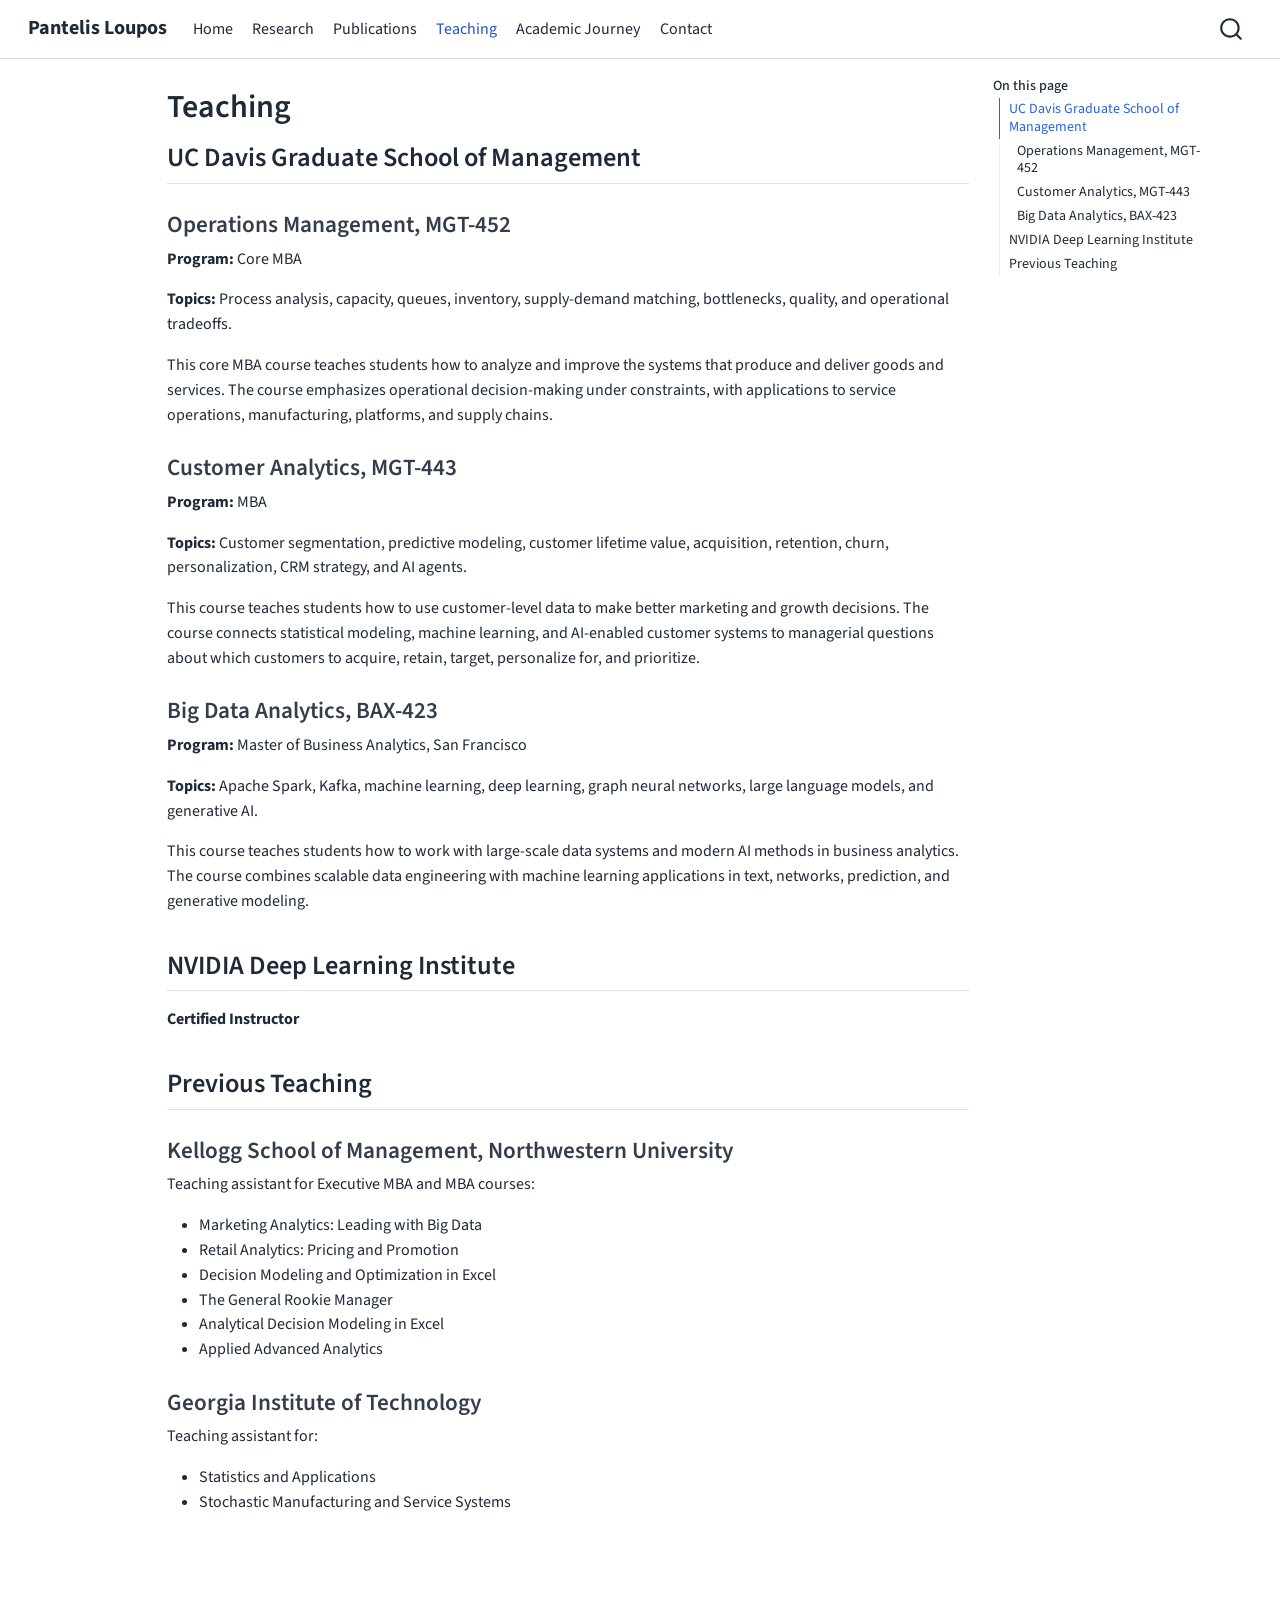
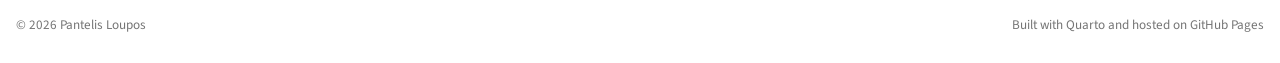
<file: teaching.html>
<!DOCTYPE html>
<html xmlns="http://www.w3.org/1999/xhtml" lang="en" xml:lang="en"><head>

<meta charset="utf-8">
<meta name="generator" content="quarto-1.9.38">

<meta name="viewport" content="width=device-width, initial-scale=1.0, user-scalable=yes">


<title>Teaching – Pantelis Loupos</title>
<style>
/* Default styles provided by pandoc.
** See https://pandoc.org/MANUAL.html#variables-for-html for config info.
*/
code{white-space: pre-wrap;}
span.smallcaps{font-variant: small-caps;}
div.columns{display: flex; gap: min(4vw, 1.5em);}
div.column{flex: auto; overflow-x: auto;}
div.hanging-indent{margin-left: 1.5em; text-indent: -1.5em;}
ul.task-list{list-style: none;}
ul.task-list li input[type="checkbox"] {
  width: 0.8em;
  margin: 0 0.8em 0.2em -1em; /* quarto-specific, see https://github.com/quarto-dev/quarto-cli/issues/4556 */ 
  vertical-align: middle;
}
</style>


<script src="site_libs/quarto-nav/quarto-nav.js"></script>
<script src="site_libs/quarto-nav/headroom.min.js"></script>
<script src="site_libs/clipboard/clipboard.min.js"></script>
<script src="site_libs/quarto-search/autocomplete.umd.js"></script>
<script src="site_libs/quarto-search/fuse.min.js"></script>
<script src="site_libs/quarto-search/quarto-search.js"></script>
<meta name="quarto:offset" content="./">
<script src="site_libs/quarto-html/quarto.js" type="module"></script>
<script src="site_libs/quarto-html/tabsets/tabsets.js" type="module"></script>
<script src="site_libs/quarto-html/popper.min.js"></script>
<script src="site_libs/quarto-html/tippy.umd.min.js"></script>
<script src="site_libs/quarto-html/anchor.min.js"></script>
<link href="site_libs/quarto-html/tippy.css" rel="stylesheet">
<link href="site_libs/quarto-html/quarto-syntax-highlighting-15634bcf2e68342d4ad2dfa704d543f6.css" rel="stylesheet" id="quarto-text-highlighting-styles">
<script src="site_libs/bootstrap/bootstrap.min.js"></script>
<link href="site_libs/bootstrap/bootstrap-icons.css" rel="stylesheet">
<link href="site_libs/bootstrap/bootstrap-dc87cf83dc6649ed6b6fae60f4c3b18f.min.css" rel="stylesheet" append-hash="true" id="quarto-bootstrap" data-mode="light">
<script id="quarto-search-options" type="application/json">{
  "location": "navbar",
  "copy-button": false,
  "collapse-after": 3,
  "panel-placement": "end",
  "type": "overlay",
  "limit": 50,
  "keyboard-shortcut": [
    "f",
    "/",
    "s"
  ],
  "show-item-context": false,
  "language": {
    "search-no-results-text": "No results",
    "search-matching-documents-text": "matching documents",
    "search-copy-link-title": "Copy link to search",
    "search-hide-matches-text": "Hide additional matches",
    "search-more-match-text": "more match in this document",
    "search-more-matches-text": "more matches in this document",
    "search-clear-button-title": "Clear",
    "search-text-placeholder": "",
    "search-detached-cancel-button-title": "Cancel",
    "search-submit-button-title": "Submit",
    "search-label": "Search"
  }
}</script>
<style>html{ scroll-behavior: smooth; }</style>
<meta name="google-site-verification" content="m-FvZedY9eXbnoYca4Lae-PxjIYOLTMk91uPbl2E6UA">


<link rel="stylesheet" href="styles.css">
</head>

<body class="nav-fixed quarto-light">

<div id="quarto-search-results"></div>
  <header id="quarto-header" class="headroom fixed-top">
    <nav class="navbar navbar-expand-lg " data-bs-theme="dark">
      <div class="navbar-container container-fluid">
      <div class="navbar-brand-container mx-auto">
    <a class="navbar-brand" href="./index.html">
    <span class="navbar-title">Pantelis Loupos</span>
    </a>
  </div>
            <div id="quarto-search" class="" title="Search"></div>
          <button class="navbar-toggler" type="button" data-bs-toggle="collapse" data-bs-target="#navbarCollapse" aria-controls="navbarCollapse" role="menu" aria-expanded="false" aria-label="Toggle navigation" onclick="if (window.quartoToggleHeadroom) { window.quartoToggleHeadroom(); }">
  <span class="navbar-toggler-icon"></span>
</button>
          <div class="collapse navbar-collapse" id="navbarCollapse">
            <ul class="navbar-nav navbar-nav-scroll me-auto">
  <li class="nav-item">
    <a class="nav-link" href="./index.html"> 
<span class="menu-text">Home</span></a>
  </li>  
  <li class="nav-item">
    <a class="nav-link" href="./research.html"> 
<span class="menu-text">Research</span></a>
  </li>  
  <li class="nav-item">
    <a class="nav-link" href="./publications.html"> 
<span class="menu-text">Publications</span></a>
  </li>  
  <li class="nav-item">
    <a class="nav-link active" href="./teaching.html" aria-current="page"> 
<span class="menu-text">Teaching</span></a>
  </li>  
  <li class="nav-item">
    <a class="nav-link" href="./cv.html"> 
<span class="menu-text">Academic Journey</span></a>
  </li>  
  <li class="nav-item">
    <a class="nav-link" href="./contact.html"> 
<span class="menu-text">Contact</span></a>
  </li>  
</ul>
          </div> <!-- /navcollapse -->
            <div class="quarto-navbar-tools">
</div>
      </div> <!-- /container-fluid -->
    </nav>
</header>
<!-- content -->
<div id="quarto-content" class="quarto-container page-columns page-rows-contents page-layout-article page-navbar">
<!-- sidebar -->
<!-- margin-sidebar -->
    <div id="quarto-margin-sidebar" class="sidebar margin-sidebar">
        <nav id="TOC" role="doc-toc" class="toc-active">
    <h2 id="toc-title">On this page</h2>
   
  <ul>
  <li><a href="#uc-davis-graduate-school-of-management" id="toc-uc-davis-graduate-school-of-management" class="nav-link active" data-scroll-target="#uc-davis-graduate-school-of-management">UC Davis Graduate School of Management</a>
  <ul class="collapse">
  <li><a href="#operations-management-mgt-452" id="toc-operations-management-mgt-452" class="nav-link" data-scroll-target="#operations-management-mgt-452">Operations Management, MGT-452</a></li>
  <li><a href="#customer-analytics-mgt-443" id="toc-customer-analytics-mgt-443" class="nav-link" data-scroll-target="#customer-analytics-mgt-443">Customer Analytics, MGT-443</a></li>
  <li><a href="#big-data-analytics-bax-423" id="toc-big-data-analytics-bax-423" class="nav-link" data-scroll-target="#big-data-analytics-bax-423">Big Data Analytics, BAX-423</a></li>
  </ul></li>
  <li><a href="#nvidia-deep-learning-institute" id="toc-nvidia-deep-learning-institute" class="nav-link" data-scroll-target="#nvidia-deep-learning-institute">NVIDIA Deep Learning Institute</a></li>
  <li><a href="#previous-teaching" id="toc-previous-teaching" class="nav-link" data-scroll-target="#previous-teaching">Previous Teaching</a>
  <ul class="collapse">
  <li><a href="#kellogg-school-of-management-northwestern-university" id="toc-kellogg-school-of-management-northwestern-university" class="nav-link" data-scroll-target="#kellogg-school-of-management-northwestern-university">Kellogg School of Management, Northwestern University</a></li>
  <li><a href="#georgia-institute-of-technology" id="toc-georgia-institute-of-technology" class="nav-link" data-scroll-target="#georgia-institute-of-technology">Georgia Institute of Technology</a></li>
  </ul></li>
  </ul>
</nav>
    </div>
<!-- main -->
<main class="content" id="quarto-document-content">

<header id="title-block-header" class="quarto-title-block default">
<div class="quarto-title">
<h1 class="title">Teaching</h1>
</div>



<div class="quarto-title-meta">

    
  
    
  </div>
  


</header>


<section id="uc-davis-graduate-school-of-management" class="level2">
<h2 class="anchored" data-anchor-id="uc-davis-graduate-school-of-management">UC Davis Graduate School of Management</h2>
<section id="operations-management-mgt-452" class="level3">
<h3 class="anchored" data-anchor-id="operations-management-mgt-452">Operations Management, MGT-452</h3>
<p><strong>Program:</strong> Core MBA</p>
<p><strong>Topics:</strong> Process analysis, capacity, queues, inventory, supply-demand matching, bottlenecks, quality, and operational tradeoffs.</p>
<p>This core MBA course teaches students how to analyze and improve the systems that produce and deliver goods and services. The course emphasizes operational decision-making under constraints, with applications to service operations, manufacturing, platforms, and supply chains.</p>
</section>
<section id="customer-analytics-mgt-443" class="level3">
<h3 class="anchored" data-anchor-id="customer-analytics-mgt-443">Customer Analytics, MGT-443</h3>
<p><strong>Program:</strong> MBA</p>
<p><strong>Topics:</strong> Customer segmentation, predictive modeling, customer lifetime value, acquisition, retention, churn, personalization, CRM strategy, and AI agents.</p>
<p>This course teaches students how to use customer-level data to make better marketing and growth decisions. The course connects statistical modeling, machine learning, and AI-enabled customer systems to managerial questions about which customers to acquire, retain, target, personalize for, and prioritize.</p>
</section>
<section id="big-data-analytics-bax-423" class="level3">
<h3 class="anchored" data-anchor-id="big-data-analytics-bax-423">Big Data Analytics, BAX-423</h3>
<p><strong>Program:</strong> Master of Business Analytics, San Francisco</p>
<p><strong>Topics:</strong> Apache Spark, Kafka, machine learning, deep learning, graph neural networks, large language models, and generative AI.</p>
<p>This course teaches students how to work with large-scale data systems and modern AI methods in business analytics. The course combines scalable data engineering with machine learning applications in text, networks, prediction, and generative modeling.</p>
</section>
</section>
<section id="nvidia-deep-learning-institute" class="level2">
<h2 class="anchored" data-anchor-id="nvidia-deep-learning-institute">NVIDIA Deep Learning Institute</h2>
<p><strong>Certified Instructor</strong></p>
</section>
<section id="previous-teaching" class="level2">
<h2 class="anchored" data-anchor-id="previous-teaching">Previous Teaching</h2>
<section id="kellogg-school-of-management-northwestern-university" class="level3">
<h3 class="anchored" data-anchor-id="kellogg-school-of-management-northwestern-university">Kellogg School of Management, Northwestern University</h3>
<p>Teaching assistant for Executive MBA and MBA courses:</p>
<ul>
<li>Marketing Analytics: Leading with Big Data</li>
<li>Retail Analytics: Pricing and Promotion</li>
<li>Decision Modeling and Optimization in Excel</li>
<li>The General Rookie Manager</li>
<li>Analytical Decision Modeling in Excel</li>
<li>Applied Advanced Analytics</li>
</ul>
</section>
<section id="georgia-institute-of-technology" class="level3">
<h3 class="anchored" data-anchor-id="georgia-institute-of-technology">Georgia Institute of Technology</h3>
<p>Teaching assistant for:</p>
<ul>
<li>Statistics and Applications</li>
<li>Stochastic Manufacturing and Service Systems</li>
</ul>


</section>
</section>

</main> <!-- /main -->
<script>
  if (window.location.search) {
    window.history.replaceState(
      null,
      "",
      window.location.pathname + window.location.hash
    );
  }
</script>
<script id="quarto-html-after-body" type="application/javascript">
  window.document.addEventListener("DOMContentLoaded", function (event) {
    const icon = "";
    const anchorJS = new window.AnchorJS();
    anchorJS.options = {
      placement: 'right',
      icon: icon
    };
    anchorJS.add('.anchored');
    const isCodeAnnotation = (el) => {
      for (const clz of el.classList) {
        if (clz.startsWith('code-annotation-')) {                     
          return true;
        }
      }
      return false;
    }
    const onCopySuccess = function(e) {
      // button target
      const button = e.trigger;
      // don't keep focus
      button.blur();
      // flash "checked"
      button.classList.add('code-copy-button-checked');
      var currentTitle = button.getAttribute("title");
      button.setAttribute("title", "Copied!");
      let tooltip;
      if (window.bootstrap) {
        button.setAttribute("data-bs-toggle", "tooltip");
        button.setAttribute("data-bs-placement", "left");
        button.setAttribute("data-bs-title", "Copied!");
        tooltip = new bootstrap.Tooltip(button, 
          { trigger: "manual", 
            customClass: "code-copy-button-tooltip",
            offset: [0, -8]});
        tooltip.show();    
      }
      setTimeout(function() {
        if (tooltip) {
          tooltip.hide();
          button.removeAttribute("data-bs-title");
          button.removeAttribute("data-bs-toggle");
          button.removeAttribute("data-bs-placement");
        }
        button.setAttribute("title", currentTitle);
        button.classList.remove('code-copy-button-checked');
      }, 1000);
      // clear code selection
      e.clearSelection();
    }
    const getTextToCopy = function(trigger) {
      const outerScaffold = trigger.parentElement.cloneNode(true);
      const codeEl = outerScaffold.querySelector('code');
      for (const childEl of codeEl.children) {
        if (isCodeAnnotation(childEl)) {
          childEl.remove();
        }
      }
      return codeEl.innerText;
    }
    const clipboard = new window.ClipboardJS('.code-copy-button:not([data-in-quarto-modal])', {
      text: getTextToCopy
    });
    clipboard.on('success', onCopySuccess);
    if (window.document.getElementById('quarto-embedded-source-code-modal')) {
      const clipboardModal = new window.ClipboardJS('.code-copy-button[data-in-quarto-modal]', {
        text: getTextToCopy,
        container: window.document.getElementById('quarto-embedded-source-code-modal')
      });
      clipboardModal.on('success', onCopySuccess);
    }
      var localhostRegex = new RegExp(/^(?:http|https):\/\/localhost\:?[0-9]*\//);
      var mailtoRegex = new RegExp(/^mailto:/);
        var filterRegex = new RegExp("https:\/\/www\.loupos\.org");
      var isInternal = (href) => {
          return filterRegex.test(href) || localhostRegex.test(href) || mailtoRegex.test(href);
      }
      // Inspect non-navigation links and adorn them if external
     var links = window.document.querySelectorAll('a[href]:not(.nav-link):not(.navbar-brand):not(.toc-action):not(.sidebar-link):not(.sidebar-item-toggle):not(.pagination-link):not(.no-external):not([aria-hidden]):not(.dropdown-item):not(.quarto-navigation-tool):not(.about-link)');
      for (var i=0; i<links.length; i++) {
        const link = links[i];
        if (!isInternal(link.href)) {
          // undo the damage that might have been done by quarto-nav.js in the case of
          // links that we want to consider external
          if (link.dataset.originalHref !== undefined) {
            link.href = link.dataset.originalHref;
          }
            // target, if specified
            link.setAttribute("target", "_blank");
            if (link.getAttribute("rel") === null) {
              link.setAttribute("rel", "noopener");
            }
        }
      }
    function tippyHover(el, contentFn, onTriggerFn, onUntriggerFn) {
      const config = {
        allowHTML: true,
        maxWidth: 500,
        delay: 100,
        arrow: false,
        appendTo: function(el) {
            return el.parentElement;
        },
        interactive: true,
        interactiveBorder: 10,
        theme: 'quarto',
        placement: 'bottom-start',
      };
      if (contentFn) {
        config.content = contentFn;
      }
      if (onTriggerFn) {
        config.onTrigger = onTriggerFn;
      }
      if (onUntriggerFn) {
        config.onUntrigger = onUntriggerFn;
      }
      window.tippy(el, config); 
    }
    const noterefs = window.document.querySelectorAll('a[role="doc-noteref"]');
    for (var i=0; i<noterefs.length; i++) {
      const ref = noterefs[i];
      tippyHover(ref, function() {
        // use id or data attribute instead here
        let href = ref.getAttribute('data-footnote-href') || ref.getAttribute('href');
        try { href = new URL(href).hash; } catch {}
        const id = href.replace(/^#\/?/, "");
        const note = window.document.getElementById(id);
        if (note) {
          return note.innerHTML;
        } else {
          return "";
        }
      });
    }
    const xrefs = window.document.querySelectorAll('a.quarto-xref');
    const processXRef = (id, note) => {
      // Strip column container classes
      const stripColumnClz = (el) => {
        el.classList.remove("page-full", "page-columns");
        if (el.children) {
          for (const child of el.children) {
            stripColumnClz(child);
          }
        }
      }
      stripColumnClz(note)
      if (id === null || id.startsWith('sec-')) {
        // Special case sections, only their first couple elements
        const container = document.createElement("div");
        if (note.children && note.children.length > 2) {
          container.appendChild(note.children[0].cloneNode(true));
          for (let i = 1; i < note.children.length; i++) {
            const child = note.children[i];
            if (child.tagName === "P" && child.innerText === "") {
              continue;
            } else {
              container.appendChild(child.cloneNode(true));
              break;
            }
          }
          if (window.Quarto?.typesetMath) {
            window.Quarto.typesetMath(container);
          }
          return container.innerHTML
        } else {
          if (window.Quarto?.typesetMath) {
            window.Quarto.typesetMath(note);
          }
          return note.innerHTML;
        }
      } else {
        // Remove any anchor links if they are present
        const anchorLink = note.querySelector('a.anchorjs-link');
        if (anchorLink) {
          anchorLink.remove();
        }
        if (window.Quarto?.typesetMath) {
          window.Quarto.typesetMath(note);
        }
        if (note.classList.contains("callout")) {
          return note.outerHTML;
        } else {
          return note.innerHTML;
        }
      }
    }
    for (var i=0; i<xrefs.length; i++) {
      const xref = xrefs[i];
      tippyHover(xref, undefined, function(instance) {
        instance.disable();
        let url = xref.getAttribute('href');
        let hash = undefined; 
        if (url.startsWith('#')) {
          hash = url;
        } else {
          try { hash = new URL(url).hash; } catch {}
        }
        if (hash) {
          const id = hash.replace(/^#\/?/, "");
          const note = window.document.getElementById(id);
          if (note !== null) {
            try {
              const html = processXRef(id, note.cloneNode(true));
              instance.setContent(html);
            } finally {
              instance.enable();
              instance.show();
            }
          } else {
            // See if we can fetch this
            fetch(url.split('#')[0])
            .then(res => res.text())
            .then(html => {
              const parser = new DOMParser();
              const htmlDoc = parser.parseFromString(html, "text/html");
              const note = htmlDoc.getElementById(id);
              if (note !== null) {
                const html = processXRef(id, note);
                instance.setContent(html);
              } 
            }).finally(() => {
              instance.enable();
              instance.show();
            });
          }
        } else {
          // See if we can fetch a full url (with no hash to target)
          // This is a special case and we should probably do some content thinning / targeting
          fetch(url)
          .then(res => res.text())
          .then(html => {
            const parser = new DOMParser();
            const htmlDoc = parser.parseFromString(html, "text/html");
            const note = htmlDoc.querySelector('main.content');
            if (note !== null) {
              // This should only happen for chapter cross references
              // (since there is no id in the URL)
              // remove the first header
              if (note.children.length > 0 && note.children[0].tagName === "HEADER") {
                note.children[0].remove();
              }
              const html = processXRef(null, note);
              instance.setContent(html);
            } 
          }).finally(() => {
            instance.enable();
            instance.show();
          });
        }
      }, function(instance) {
      });
    }
        let selectedAnnoteEl;
        const selectorForAnnotation = ( cell, annotation) => {
          let cellAttr = 'data-code-cell="' + cell + '"';
          let lineAttr = 'data-code-annotation="' +  annotation + '"';
          const selector = 'span[' + cellAttr + '][' + lineAttr + ']';
          return selector;
        }
        const selectCodeLines = (annoteEl) => {
          const doc = window.document;
          const targetCell = annoteEl.getAttribute("data-target-cell");
          const targetAnnotation = annoteEl.getAttribute("data-target-annotation");
          const annoteSpan = window.document.querySelector(selectorForAnnotation(targetCell, targetAnnotation));
          const lines = annoteSpan.getAttribute("data-code-lines").split(",");
          const lineIds = lines.map((line) => {
            return targetCell + "-" + line;
          })
          let top = null;
          let height = null;
          let parent = null;
          if (lineIds.length > 0) {
              //compute the position of the single el (top and bottom and make a div)
              const el = window.document.getElementById(lineIds[0]);
              top = el.offsetTop;
              height = el.offsetHeight;
              parent = el.parentElement.parentElement;
            if (lineIds.length > 1) {
              const lastEl = window.document.getElementById(lineIds[lineIds.length - 1]);
              const bottom = lastEl.offsetTop + lastEl.offsetHeight;
              height = bottom - top;
            }
            if (top !== null && height !== null && parent !== null) {
              // cook up a div (if necessary) and position it 
              let div = window.document.getElementById("code-annotation-line-highlight");
              if (div === null) {
                div = window.document.createElement("div");
                div.setAttribute("id", "code-annotation-line-highlight");
                div.style.position = 'absolute';
                parent.appendChild(div);
              }
              div.style.top = top - 2 + "px";
              div.style.height = height + 4 + "px";
              div.style.left = 0;
              let gutterDiv = window.document.getElementById("code-annotation-line-highlight-gutter");
              if (gutterDiv === null) {
                gutterDiv = window.document.createElement("div");
                gutterDiv.setAttribute("id", "code-annotation-line-highlight-gutter");
                gutterDiv.style.position = 'absolute';
                const codeCell = window.document.getElementById(targetCell);
                const gutter = codeCell.querySelector('.code-annotation-gutter');
                gutter.appendChild(gutterDiv);
              }
              gutterDiv.style.top = top - 2 + "px";
              gutterDiv.style.height = height + 4 + "px";
            }
            selectedAnnoteEl = annoteEl;
          }
        };
        const unselectCodeLines = () => {
          const elementsIds = ["code-annotation-line-highlight", "code-annotation-line-highlight-gutter"];
          elementsIds.forEach((elId) => {
            const div = window.document.getElementById(elId);
            if (div) {
              div.remove();
            }
          });
          selectedAnnoteEl = undefined;
        };
          // Handle positioning of the toggle
      window.addEventListener(
        "resize",
        throttle(() => {
          elRect = undefined;
          if (selectedAnnoteEl) {
            selectCodeLines(selectedAnnoteEl);
          }
        }, 10)
      );
      function throttle(fn, ms) {
      let throttle = false;
      let timer;
        return (...args) => {
          if(!throttle) { // first call gets through
              fn.apply(this, args);
              throttle = true;
          } else { // all the others get throttled
              if(timer) clearTimeout(timer); // cancel #2
              timer = setTimeout(() => {
                fn.apply(this, args);
                timer = throttle = false;
              }, ms);
          }
        };
      }
        // Attach click handler to the DT
        const annoteDls = window.document.querySelectorAll('dt[data-target-cell]');
        for (const annoteDlNode of annoteDls) {
          annoteDlNode.addEventListener('click', (event) => {
            const clickedEl = event.target;
            if (clickedEl !== selectedAnnoteEl) {
              unselectCodeLines();
              const activeEl = window.document.querySelector('dt[data-target-cell].code-annotation-active');
              if (activeEl) {
                activeEl.classList.remove('code-annotation-active');
              }
              selectCodeLines(clickedEl);
              clickedEl.classList.add('code-annotation-active');
            } else {
              // Unselect the line
              unselectCodeLines();
              clickedEl.classList.remove('code-annotation-active');
            }
          });
        }
    const findCites = (el) => {
      const parentEl = el.parentElement;
      if (parentEl) {
        const cites = parentEl.dataset.cites;
        if (cites) {
          return {
            el,
            cites: cites.split(' ')
          };
        } else {
          return findCites(el.parentElement)
        }
      } else {
        return undefined;
      }
    };
    var bibliorefs = window.document.querySelectorAll('a[role="doc-biblioref"]');
    for (var i=0; i<bibliorefs.length; i++) {
      const ref = bibliorefs[i];
      const citeInfo = findCites(ref);
      if (citeInfo) {
        tippyHover(citeInfo.el, function() {
          var popup = window.document.createElement('div');
          citeInfo.cites.forEach(function(cite) {
            var citeDiv = window.document.createElement('div');
            citeDiv.classList.add('hanging-indent');
            citeDiv.classList.add('csl-entry');
            var biblioDiv = window.document.getElementById('ref-' + cite);
            if (biblioDiv) {
              citeDiv.innerHTML = biblioDiv.innerHTML;
            }
            popup.appendChild(citeDiv);
          });
          return popup.innerHTML;
        });
      }
    }
  });
  </script>
</div> <!-- /content -->
<footer class="footer">
  <div class="nav-footer">
    <div class="nav-footer-left">
<p>© 2026 Pantelis Loupos</p>
</div>   
    <div class="nav-footer-center">
      &nbsp;
    </div>
    <div class="nav-footer-right">
<p>Built with Quarto and hosted on GitHub Pages</p>
</div>
  </div>
</footer>




<script src="site_libs/quarto-html/zenscroll-min.js"></script>
</body></html>
</file>
<file: site_libs/quarto-html/tippy.css>
.tippy-box[data-animation=fade][data-state=hidden]{opacity:0}[data-tippy-root]{max-width:calc(100vw - 10px)}.tippy-box{position:relative;background-color:#333;color:#fff;border-radius:4px;font-size:14px;line-height:1.4;white-space:normal;outline:0;transition-property:transform,visibility,opacity}.tippy-box[data-placement^=top]>.tippy-arrow{bottom:0}.tippy-box[data-placement^=top]>.tippy-arrow:before{bottom:-7px;left:0;border-width:8px 8px 0;border-top-color:initial;transform-origin:center top}.tippy-box[data-placement^=bottom]>.tippy-arrow{top:0}.tippy-box[data-placement^=bottom]>.tippy-arrow:before{top:-7px;left:0;border-width:0 8px 8px;border-bottom-color:initial;transform-origin:center bottom}.tippy-box[data-placement^=left]>.tippy-arrow{right:0}.tippy-box[data-placement^=left]>.tippy-arrow:before{border-width:8px 0 8px 8px;border-left-color:initial;right:-7px;transform-origin:center left}.tippy-box[data-placement^=right]>.tippy-arrow{left:0}.tippy-box[data-placement^=right]>.tippy-arrow:before{left:-7px;border-width:8px 8px 8px 0;border-right-color:initial;transform-origin:center right}.tippy-box[data-inertia][data-state=visible]{transition-timing-function:cubic-bezier(.54,1.5,.38,1.11)}.tippy-arrow{width:16px;height:16px;color:#333}.tippy-arrow:before{content:"";position:absolute;border-color:transparent;border-style:solid}.tippy-content{position:relative;padding:5px 9px;z-index:1}
</file>
<file: site_libs/quarto-html/quarto-syntax-highlighting-15634bcf2e68342d4ad2dfa704d543f6.css>
/* quarto syntax highlight colors */
:root {
  --quarto-hl-ot-color: #003B4F;
  --quarto-hl-at-color: #657422;
  --quarto-hl-ss-color: #20794D;
  --quarto-hl-an-color: #5E5E5E;
  --quarto-hl-fu-color: #4758AB;
  --quarto-hl-st-color: #20794D;
  --quarto-hl-cf-color: #003B4F;
  --quarto-hl-op-color: #5E5E5E;
  --quarto-hl-er-color: #AD0000;
  --quarto-hl-bn-color: #AD0000;
  --quarto-hl-al-color: #AD0000;
  --quarto-hl-va-color: #111111;
  --quarto-hl-bu-color: inherit;
  --quarto-hl-ex-color: inherit;
  --quarto-hl-pp-color: #AD0000;
  --quarto-hl-in-color: #5E5E5E;
  --quarto-hl-vs-color: #20794D;
  --quarto-hl-wa-color: #5E5E5E;
  --quarto-hl-do-color: #5E5E5E;
  --quarto-hl-im-color: #00769E;
  --quarto-hl-ch-color: #20794D;
  --quarto-hl-dt-color: #AD0000;
  --quarto-hl-fl-color: #AD0000;
  --quarto-hl-co-color: #5E5E5E;
  --quarto-hl-cv-color: #5E5E5E;
  --quarto-hl-cn-color: #8f5902;
  --quarto-hl-sc-color: #5E5E5E;
  --quarto-hl-dv-color: #AD0000;
  --quarto-hl-kw-color: #003B4F;
}

/* other quarto variables */
:root {
  --quarto-font-monospace: SFMono-Regular, Menlo, Monaco, Consolas, "Liberation Mono", "Courier New", monospace;
}

/* syntax highlight based on Pandoc's rules */
pre > code.sourceCode > span {
  color: #003B4F;
}

code.sourceCode > span {
  color: #003B4F;
}

div.sourceCode,
div.sourceCode pre.sourceCode {
  color: #003B4F;
}

/* Normal */
code span {
  color: #003B4F;
}

/* Alert */
code span.al {
  color: #AD0000;
  font-style: inherit;
}

/* Annotation */
code span.an {
  color: #5E5E5E;
  font-style: inherit;
}

/* Attribute */
code span.at {
  color: #657422;
  font-style: inherit;
}

/* BaseN */
code span.bn {
  color: #AD0000;
  font-style: inherit;
}

/* BuiltIn */
code span.bu {
  font-style: inherit;
}

/* ControlFlow */
code span.cf {
  color: #003B4F;
  font-weight: bold;
  font-style: inherit;
}

/* Char */
code span.ch {
  color: #20794D;
  font-style: inherit;
}

/* Constant */
code span.cn {
  color: #8f5902;
  font-style: inherit;
}

/* Comment */
code span.co {
  color: #5E5E5E;
  font-style: inherit;
}

/* CommentVar */
code span.cv {
  color: #5E5E5E;
  font-style: italic;
}

/* Documentation */
code span.do {
  color: #5E5E5E;
  font-style: italic;
}

/* DataType */
code span.dt {
  color: #AD0000;
  font-style: inherit;
}

/* DecVal */
code span.dv {
  color: #AD0000;
  font-style: inherit;
}

/* Error */
code span.er {
  color: #AD0000;
  font-style: inherit;
}

/* Extension */
code span.ex {
  font-style: inherit;
}

/* Float */
code span.fl {
  color: #AD0000;
  font-style: inherit;
}

/* Function */
code span.fu {
  color: #4758AB;
  font-style: inherit;
}

/* Import */
code span.im {
  color: #00769E;
  font-style: inherit;
}

/* Information */
code span.in {
  color: #5E5E5E;
  font-style: inherit;
}

/* Keyword */
code span.kw {
  color: #003B4F;
  font-weight: bold;
  font-style: inherit;
}

/* Operator */
code span.op {
  color: #5E5E5E;
  font-style: inherit;
}

/* Other */
code span.ot {
  color: #003B4F;
  font-style: inherit;
}

/* Preprocessor */
code span.pp {
  color: #AD0000;
  font-style: inherit;
}

/* SpecialChar */
code span.sc {
  color: #5E5E5E;
  font-style: inherit;
}

/* SpecialString */
code span.ss {
  color: #20794D;
  font-style: inherit;
}

/* String */
code span.st {
  color: #20794D;
  font-style: inherit;
}

/* Variable */
code span.va {
  color: #111111;
  font-style: inherit;
}

/* VerbatimString */
code span.vs {
  color: #20794D;
  font-style: inherit;
}

/* Warning */
code span.wa {
  color: #5E5E5E;
  font-style: italic;
}

.prevent-inlining {
  content: "</";
}

/*# sourceMappingURL=f23921c56f73e400b49028c9186a1aa0.css.map */
</file>
<file: styles.css>
:root {
  --site-ink: #1f2937;
  --site-muted: #5f6b78;
  --site-line: #d8e0e5;
  --site-panel: #f7fafb;
  --site-accent: #24515f;
}

body {
  color: var(--site-ink);
  background: #ffffff;
  font-family: "Source Sans Pro", system-ui, -apple-system, BlinkMacSystemFont, "Segoe UI", sans-serif;
}

a {
  color: var(--site-accent);
}

.navbar {
  border-bottom: 1px solid var(--site-line);
}

.navbar-title {
  font-weight: 700;
}

.quarto-title-banner {
  background: #ffffff;
  color: var(--site-ink);
  border-bottom: 1px solid var(--site-line);
}

.title {
  letter-spacing: 0;
}

.home-hero {
  display: grid;
  grid-template-columns: minmax(340px, 0.75fr) minmax(0, 1.25fr);
  gap: 2.5rem;
  align-items: start;
  margin: 1.5rem 0 3rem;
}

.home-copy {
  grid-column: 2;
  grid-row: 1;
}

.home-copy h2 {
  margin-top: 0;
  font-size: 1.35rem;
  color: var(--site-muted);
}

.home-copy p {
  font-size: 1.08rem;
}

.home-photo {
  grid-column: 1;
  grid-row: 1;
  justify-self: start;
  padding-top: 0.25rem;
}

.profile-photo {
  width: min(340px, 100%);
  aspect-ratio: 4 / 5;
  object-fit: cover;
  border: 1px solid var(--site-line);
}

.research-grid {
  display: grid;
  grid-template-columns: repeat(3, minmax(0, 1fr));
  gap: 1rem;
  margin: 1rem 0 2rem;
}

.research-card {
  border: 1px solid var(--site-line);
  background: var(--site-panel);
  padding: 1rem;
  border-radius: 6px;
}

.research-card h3 {
  font-size: 1.08rem;
  margin-top: 0;
}

.btn {
  margin-right: 0.5rem;
  margin-bottom: 0.5rem;
}

a {
  text-underline-offset: 0.15em;
}

h2 {
  margin-top: 2.25rem;
}

h3 {
  margin-top: 1.6rem;
}

.publications-page h3 > a {
  color: inherit;
  font-weight: inherit;
  text-decoration: none;
}

.publications-page h3 > a:hover,
.publications-page h3 > a:focus-visible {
  text-decoration: underline;
}

.page-footer {
  border-top: 1px solid var(--site-line);
}

@media (max-width: 720px) {
  .home-hero {
    grid-template-columns: 1fr;
    gap: 1.5rem;
  }

  .home-copy,
  .home-photo {
    grid-column: auto;
    grid-row: auto;
  }

  .home-photo {
    justify-self: start;
    padding-top: 0;
  }

  .profile-photo {
    width: min(240px, 80vw);
  }

  .research-grid {
    grid-template-columns: 1fr;
  }
}

@media (min-width: 721px) and (max-width: 1080px) {
  .research-grid {
    grid-template-columns: 1fr;
  }
}
</file>
<file: site_libs/quarto-html/quarto-syntax-highlighting-64a204ab8560d761af7679ceaba22944.css>
/* quarto syntax highlight colors */
:root {
  --quarto-hl-ot-color: #003B4F;
  --quarto-hl-at-color: #657422;
  --quarto-hl-ss-color: #20794D;
  --quarto-hl-an-color: #5E5E5E;
  --quarto-hl-fu-color: #4758AB;
  --quarto-hl-st-color: #20794D;
  --quarto-hl-cf-color: #003B4F;
  --quarto-hl-op-color: #5E5E5E;
  --quarto-hl-er-color: #AD0000;
  --quarto-hl-bn-color: #AD0000;
  --quarto-hl-al-color: #AD0000;
  --quarto-hl-va-color: #111111;
  --quarto-hl-bu-color: inherit;
  --quarto-hl-ex-color: inherit;
  --quarto-hl-pp-color: #AD0000;
  --quarto-hl-in-color: #5E5E5E;
  --quarto-hl-vs-color: #20794D;
  --quarto-hl-wa-color: #5E5E5E;
  --quarto-hl-do-color: #5E5E5E;
  --quarto-hl-im-color: #00769E;
  --quarto-hl-ch-color: #20794D;
  --quarto-hl-dt-color: #AD0000;
  --quarto-hl-fl-color: #AD0000;
  --quarto-hl-co-color: #5E5E5E;
  --quarto-hl-cv-color: #5E5E5E;
  --quarto-hl-cn-color: #8f5902;
  --quarto-hl-sc-color: #5E5E5E;
  --quarto-hl-dv-color: #AD0000;
  --quarto-hl-kw-color: #003B4F;
}

/* other quarto variables */
:root {
  --quarto-font-monospace: SFMono-Regular, Menlo, Monaco, Consolas, "Liberation Mono", "Courier New", monospace;
}

/* syntax highlight based on Pandoc's rules */
pre > code.sourceCode > span {
  color: #003B4F;
}

code.sourceCode > span {
  color: #003B4F;
}

div.sourceCode,
div.sourceCode pre.sourceCode {
  color: #003B4F;
}

/* Normal */
code span {
  color: #003B4F;
}

/* Alert */
code span.al {
  color: #AD0000;
  font-style: inherit;
}

/* Annotation */
code span.an {
  color: #5E5E5E;
  font-style: inherit;
}

/* Attribute */
code span.at {
  color: #657422;
  font-style: inherit;
}

/* BaseN */
code span.bn {
  color: #AD0000;
  font-style: inherit;
}

/* BuiltIn */
code span.bu {
  font-style: inherit;
}

/* ControlFlow */
code span.cf {
  color: #003B4F;
  font-weight: bold;
  font-style: inherit;
}

/* Char */
code span.ch {
  color: #20794D;
  font-style: inherit;
}

/* Constant */
code span.cn {
  color: #8f5902;
  font-style: inherit;
}

/* Comment */
code span.co {
  color: #5E5E5E;
  font-style: inherit;
}

/* CommentVar */
code span.cv {
  color: #5E5E5E;
  font-style: italic;
}

/* Documentation */
code span.do {
  color: #5E5E5E;
  font-style: italic;
}

/* DataType */
code span.dt {
  color: #AD0000;
  font-style: inherit;
}

/* DecVal */
code span.dv {
  color: #AD0000;
  font-style: inherit;
}

/* Error */
code span.er {
  color: #AD0000;
  font-style: inherit;
}

/* Extension */
code span.ex {
  font-style: inherit;
}

/* Float */
code span.fl {
  color: #AD0000;
  font-style: inherit;
}

/* Function */
code span.fu {
  color: #4758AB;
  font-style: inherit;
}

/* Import */
code span.im {
  color: #00769E;
  font-style: inherit;
}

/* Information */
code span.in {
  color: #5E5E5E;
  font-style: inherit;
}

/* Keyword */
code span.kw {
  color: #003B4F;
  font-weight: bold;
  font-style: inherit;
}

/* Operator */
code span.op {
  color: #5E5E5E;
  font-style: inherit;
}

/* Other */
code span.ot {
  color: #003B4F;
  font-style: inherit;
}

/* Preprocessor */
code span.pp {
  color: #AD0000;
  font-style: inherit;
}

/* SpecialChar */
code span.sc {
  color: #5E5E5E;
  font-style: inherit;
}

/* SpecialString */
code span.ss {
  color: #20794D;
  font-style: inherit;
}

/* String */
code span.st {
  color: #20794D;
  font-style: inherit;
}

/* Variable */
code span.va {
  color: #111111;
  font-style: inherit;
}

/* VerbatimString */
code span.vs {
  color: #20794D;
  font-style: inherit;
}

/* Warning */
code span.wa {
  color: #5E5E5E;
  font-style: italic;
}

.prevent-inlining {
  content: "</";
}

/*# sourceMappingURL=9d8d5bb603a83b8298b89080a598c93b.css.map */
</file>
<file: publication-titles.css>
body.publications-page main h3,
body.publications-page main h3 > a,
body.publications-page main h3 > a:visited,
body.publications-page main h3 > a:hover,
body.publications-page main h3 > a:focus {
  color: #000000;
  font-weight: 700;
  text-decoration: none;
}
</file>
